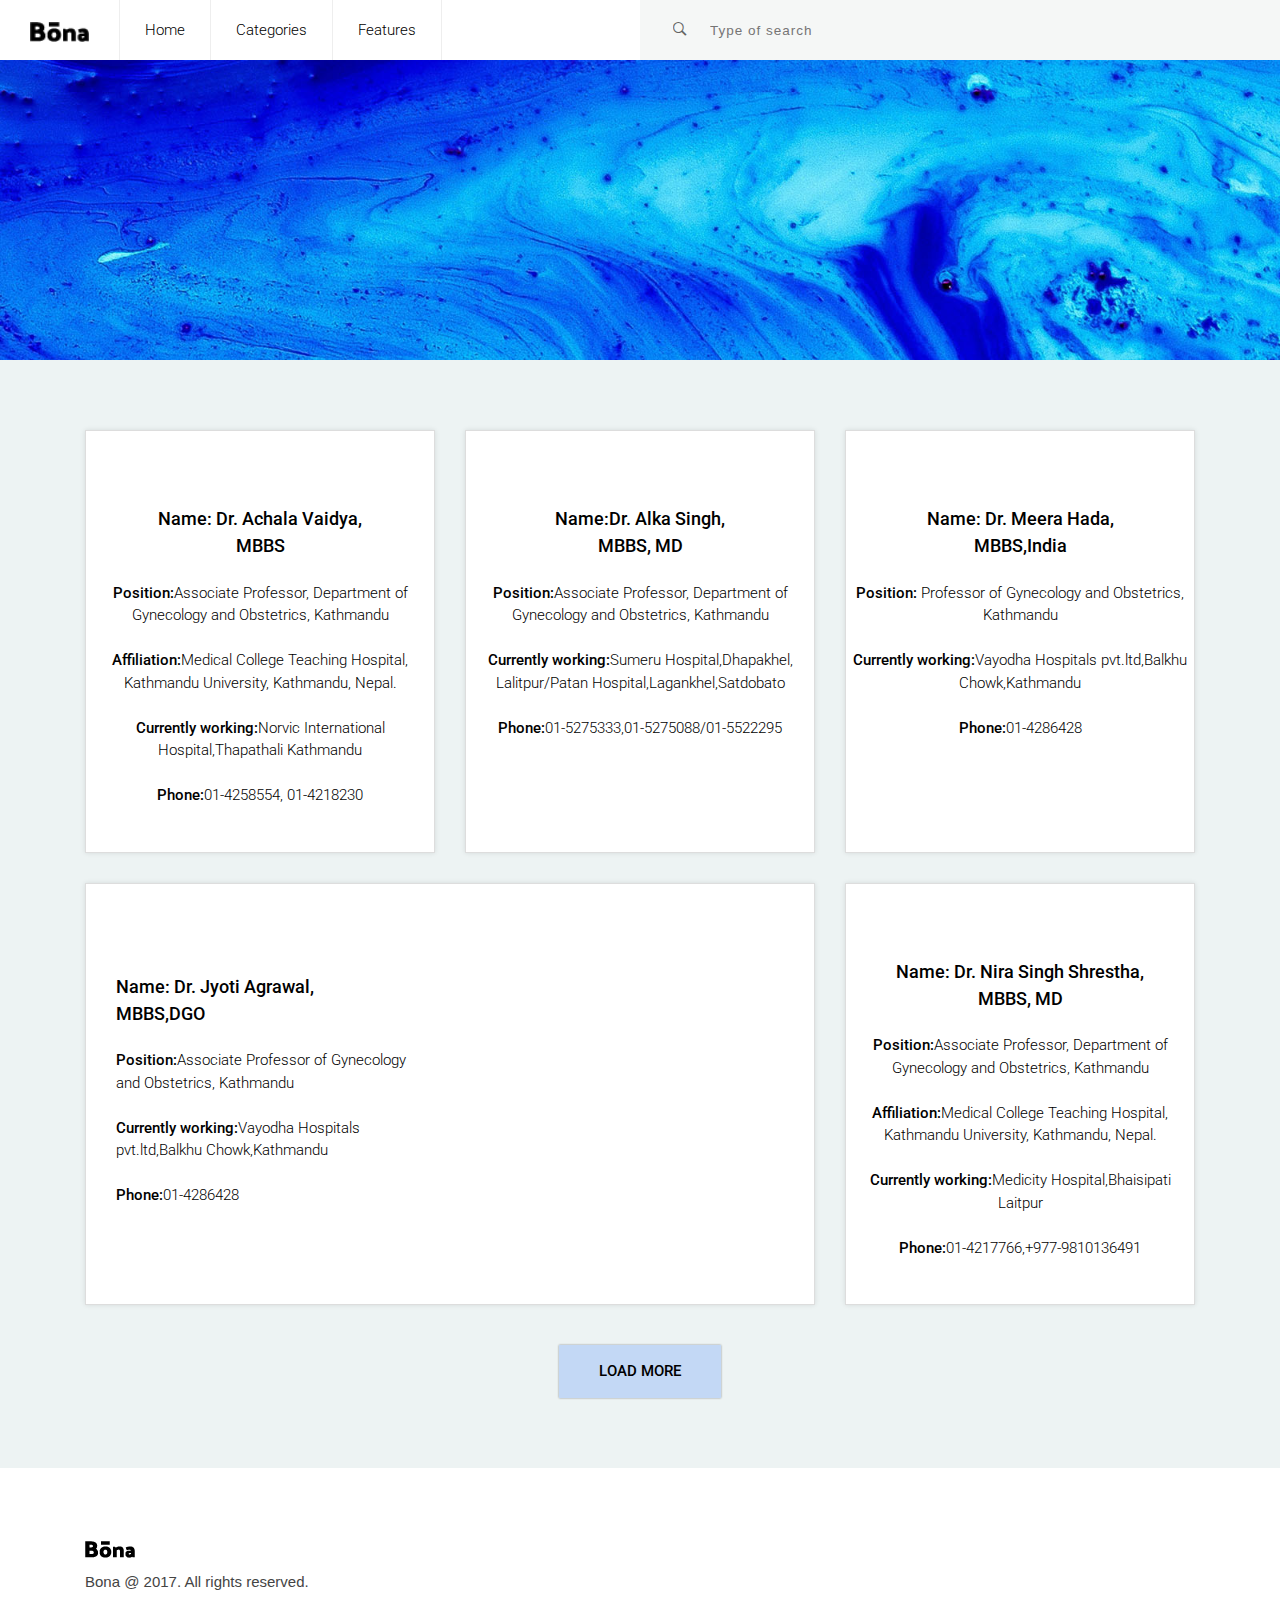
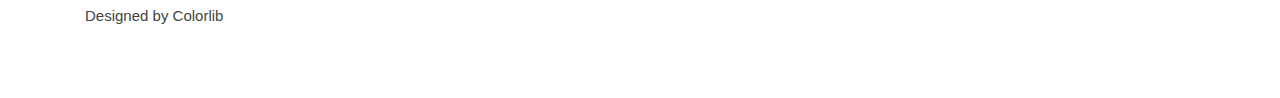
<file: bona/index.html>
<!DOCTYPE HTML>
<html lang="en">
<head>
	<title>GYNO</title>
	<meta http-equiv="X-UA-Compatible" content="IE=edge">
    <meta name="viewport" content="width=device-width, initial-scale=1">
	<meta charset="UTF-8">


	<!-- Font -->

	<link href="https://fonts.googleapis.com/css?family=Roboto:300,400,500" rel="stylesheet">


	<!-- Stylesheets -->

	<link href="common-css/bootstrap.css" rel="stylesheet">

	<link href="common-css/ionicons.css" rel="stylesheet">


	<link href="layout-1/css/styles.css" rel="stylesheet">

	<link href="layout-1/css/responsive.css" rel="stylesheet">

</head>
<body >

	<header>
		<div class="container-fluid position-relative no-side-padding">

			<a href="#" class="logo"><img src="images/logo.png" alt="Logo Image"></a>

			<div class="menu-nav-icon" data-nav-menu="#main-menu"><i class="ion-navicon"></i></div>

			<ul class="main-menu visible-on-click" id="main-menu">
				<li><a href="#">Home</a></li>
				<li><a href="#">Categories</a></li>
				<li><a href="#">Features</a></li>
			</ul><!-- main-menu -->

			<div class="src-area">
				<form>
					<button class="src-btn" type="submit"><i class="ion-ios-search-strong"></i></button>
					<input class="src-input" type="text" placeholder="Type of search">
				</form>
			</div>

		</div><!-- conatiner -->
	</header>

	<div class="slider"></div><!-- slider -->

	<section class="blog-area section">
		<div class="container">

			<div class="row">

				<div class="col-lg-4 col-md-6">
					<div class="card h-100">
						<div class="single-post post-style-1">

							
						
							<div class="blog-info">

								<p class="title"><a href="#"><h4><b>Name: Dr. Achala Vaidya, <br>MBBS</b></h4><br>

								<b>Position:</b>Associate Professor, Department of Gynecology and Obstetrics, Kathmandu<br><br> <b>Affiliation:</b>Medical College Teaching Hospital, Kathmandu University, Kathmandu, Nepal.<br><br>
								<b>Currently working:</b>Norvic International Hospital,Thapathali Kathmandu
									<br><br>
								<b>Phone:</b>01-4258554, 01-4218230
</a></p>

								<!-- <ul class="post-footer">
									<li><a href="#"><i class="ion-heart"></i>57</a></li>
									<li><a href="#"><i class="ion-chatbubble"></i>6</a></li>
									<li><a href="#"><i class="ion-eye"></i>138</a></li>
								</ul> -->

							</div><!-- blog-info -->
						</div><!-- single-post -->
					</div><!-- card -->
				</div><!-- col-lg-4 col-md-6 -->



				<div class="col-lg-4 col-md-6">
					<div class="card h-100">
						<div class="single-post post-style-1">

							
<div class="blog-info">

								<p class="title"><a href="#"><h4><b>Name:Dr. Alka Singh, <br>MBBS, MD</b></h4><br>
								<b>Position:</b>Associate Professor, Department of Gynecology and Obstetrics, Kathmandu<br> <br>
								<b>Currently working:</b>Sumeru Hospital,Dhapakhel, Lalitpur/Patan Hospital,Lagankhel,Satdobato<br><br>
		
								<b>Phone:</b>01-5275333,01-5275088/01-5522295
</a></p>

								<!-- <ul class="post-footer">
									<li><a href="#"><i class="ion-heart"></i>57</a></li>
									<li><a href="#"><i class="ion-chatbubble"></i>6</a></li>
									<li><a href="#"><i class="ion-eye"></i>138</a></li>
								</ul> -->
							</div><!-- blog-info -->

						</div><!-- single-post -->

					</div><!-- card -->
				</div><!-- col-lg-4 col-md-6 -->

				<div class="col-lg-4 col-md-6">
					<div class="card h-100">
						<div class="single-post post-style-1">

							

							<p class="title"><a href="#"><h4><b>Name: Dr. Meera Hada, <br>MBBS,India</b></h4><br>
								<b>Position:</b> Professor of Gynecology and Obstetrics, Kathmandu<br> <br>
								<b>Currently working:</b>Vayodha Hospitals pvt.ltd,Balkhu Chowk,Kathmandu
		<br><br>
								<b>Phone:</b>01-4286428
</a></p>

<!-- 
							<ul class="post-footer">
								<li><a href="#"><i class="ion-heart"></i>57</a></li>
								<li><a href="#"><i class="ion-chatbubble"></i>6</a></li>
								<li><a href="#"><i class="ion-eye"></i>138</a></li>
							</ul>
 -->
						</div><!-- single-post -->
					</div><!-- card -->
				</div><!-- col-lg-4 col-md-6 -->

				<div class="col-lg-8 col-md-12">
					<div class="card h-100">
						<div class="single-post post-style-2">

							
							<div class="blog-info">

								<p class="title"><a href="#"><h4><b>Name:  Dr. Jyoti Agrawal,<br> MBBS,DGO</b></h4><br>
								<b>Position:</b>Associate Professor of Gynecology and Obstetrics, Kathmandu<br> <br>
								<b>Currently working:</b>Vayodha Hospitals pvt.ltd,Balkhu Chowk,Kathmandu
		<br><br>
								<b>Phone:</b>01-4286428
</a></p>

								<!-- <ul class="post-footer">
									<li><a href="#"><i class="ion-heart"></i>57</a></li>
									<li><a href="#"><i class="ion-chatbubble"></i>6</a></li>
									<li><a href="#"><i class="ion-eye"></i>138</a></li>
								</ul> -->

							</div><!-- blog-right -->

						</div><!-- single-post extra-blog -->

					</div><!-- card -->
				</div><!-- col-lg-8 col-md-12 -->

				<div class="col-lg-4 col-md-6">
					<div class="card h-100">
						<div class="single-post post-style-1">

						
							

							<p class="title"><a href="#"><h4><b>Name: Dr. Nira Singh Shrestha,<br> MBBS, MD</b></h4><br>
								<b>Position:</b>Associate Professor, Department of Gynecology and Obstetrics, Kathmandu<br><br> <b>Affiliation:</b>Medical College Teaching Hospital, Kathmandu University, Kathmandu, Nepal.<br><br>
								<b>Currently working:</b>Medicity Hospital,Bhaisipati Laitpur<br><br>
		
								<b>Phone:</b>01-4217766,+977-9810136491
</a></p>

						<!-- 	<ul class="post-footer">
								<li><a href="#"><i class="ion-heart"></i>57</a></li>
								<li><a href="#"><i class="ion-chatbubble"></i>6</a></li>
								<li><a href="#"><i class="ion-eye"></i>138</a></li>
							</ul>
 -->
						</div><!-- single-post -->
					</div><!-- card -->
				</div><!-- col-lg-4 col-md-6 -->

				
<!-- 
								<ul class="post-footer">
									<li><a href="#"><i class="ion-heart"></i>57</a></li>
									<li><a href="#"><i class="ion-chatbubble"></i>6</a></li>
									<li><a href="#"><i class="ion-eye"></i>138</a></li>
								</ul> -->

							</div><!-- blog-right -->

						</div><!-- single-post extra-blog -->

					</div><!-- card -->
				</div><!-- col-lg-4 col-md-6 -->

			<!-- 	<div class="col-lg-4 col-md-6">
					<div class="card h-100">
						<div class="single-post post-style-1">

							<div class="blog-image"><img src="images/ben-o-sullivan-382817.jpg" alt="Blog Image"></div>

							<a class="avatar" href="#"><img src="images/icons8-team-355979.jpg" alt="Profile Image"></a>

							<div class="blog-info">
								<h4 class="title"><a href="#"><b>How Did Van Gogh's Turbulent Mind Depict One of the Most Complex
									Concepts in Physics?</b></a></h4>

								<ul class="post-footer">
									<li><a href="#"><i class="ion-heart"></i>57</a></li>
									<li><a href="#"><i class="ion-chatbubble"></i>6</a></li>
									<li><a href="#"><i class="ion-eye"></i>138</a></li>
								</ul>
							</div><!-- blog-info -->

						</div><!-- single-post -->

					</div><!-- card -->
				</div><!-- col-lg-4 col-md-6 -->

				
			<a class="load-more-btn" href="#"><b>LOAD MORE</b></a>

		</div><!-- container -->
	</section><!-- section -->


	<footer>

		<div class="container">
			<div class="row">

				<div class="col-lg-4 col-md-6">
					<div class="footer-section">

						<a class="logo" href="#"><img src="images/logo.png" alt="Logo Image"></a>
						<p class="copyright">Bona @ 2017. All rights reserved.</p>
						<p class="copyright">Designed by <a href="https://colorlib.com" target="_blank">Colorlib</a></p>
						<!-- <ul class="icons">
							<li><a href="#"><i class="ion-social-facebook-outline"></i></a></li>
							<li><a href="#"><i class="ion-social-twitter-outline"></i></a></li>
							<li><a href="#"><i class="ion-social-instagram-outline"></i></a></li>
							<li><a href="#"><i class="ion-social-vimeo-outline"></i></a></li>
							<li><a href="#"><i class="ion-social-pinterest-outline"></i></a></li>
						</ul> -->

					</div><!-- footer-section -->
				</div><!-- col-lg-4 col-md-6 -->

				<!-- <div class="col-lg-4 col-md-6">
						<div class="footer-section">
						<h4 class="title"><b>CATAGORIES</b></h4>
						<ul>
							<li><a href="#">BEAUTY</a></li>
							<li><a href="#">HEALTH</a></li>
							<li><a href="#">MUSIC</a></li>
						</ul>
						<ul>
							<li><a href="#">SPORT</a></li>
<							<li><a href="#">DESIGN</a></li>
							<li><a href="#">TRAVEL</a></li>
						</ul>
					</div><footer-se -->
				<!-- </div><!- col-lg-4 col-md-6 -->

<!-- 				<div class="col-lg-4 col-md-6">
					<div class="footer-section">

						<h4 class="title"><b>SUBSCRIBE</b></h4>
						<div class="input-area">
							<form>
								<input class="email-input" type="text" placeholder="Enter your email">
								<button class="submit-btn" type="submit"><i class="icon ion-ios-email-outline"></i></button -->
							</form>
						</div>

					</div><!-- footer-section -->
				</div><!-- col-lg-4 col-md-6 -->

			</div><!-- row -->
		</div><!-- container -->
	</footer>


	<!-- SCIPTS -->
<!-- 
	<script src="common-js/jquery-3.1.1.min.js"></script>

	<script src="common-js/tether.min.js"></script>

	<script src="common-js/bootstrap.js"></script>

	<script src="common-js/scripts.js"></script>
 -->
</body>
</html>
</file>
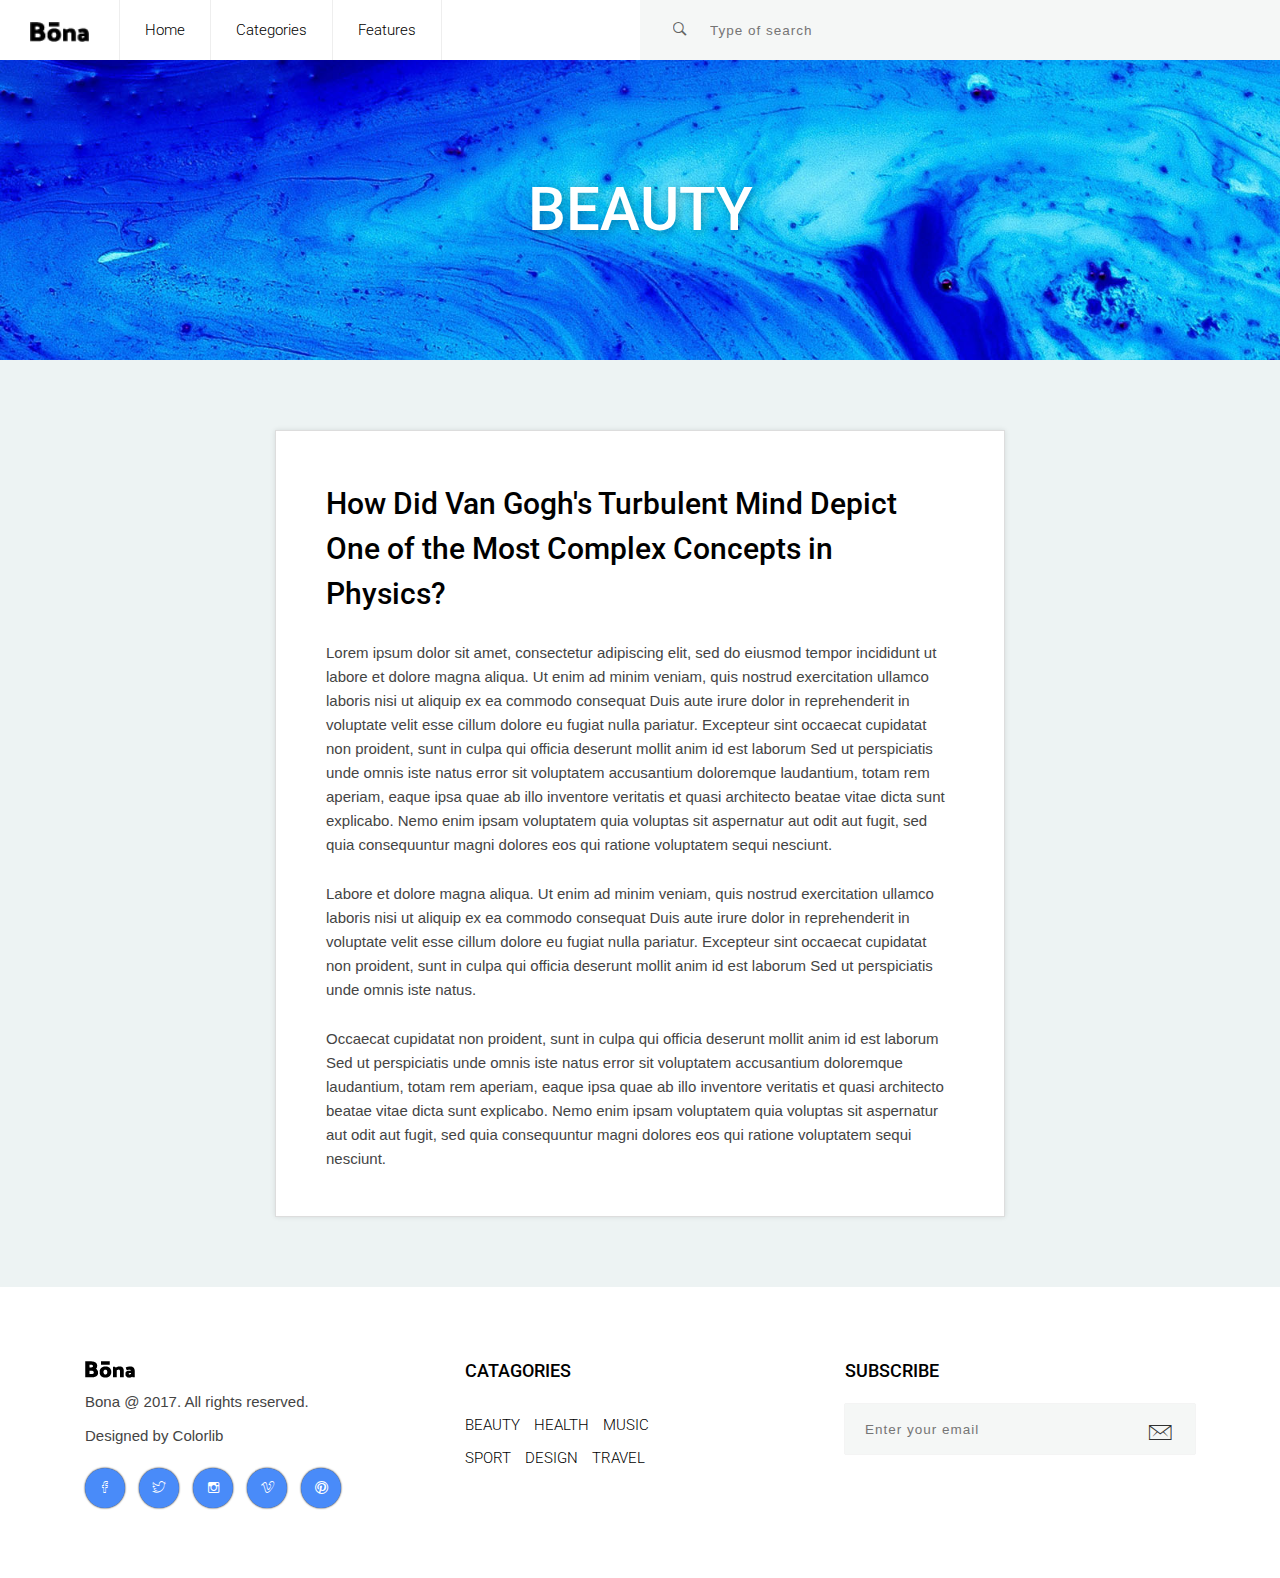
<file: bona/blank-static.html>
<!DOCTYPE HTML>
<html lang="en">
<head>
	<title>TITLE</title>
	<meta http-equiv="X-UA-Compatible" content="IE=edge">
    <meta name="viewport" content="width=device-width, initial-scale=1">
	<meta charset="UTF-8">


	<!-- Font -->

	<link href="https://fonts.googleapis.com/css?family=Roboto:300,400,500" rel="stylesheet">


	<!-- Stylesheets -->

	<link href="common-css/bootstrap.css" rel="stylesheet">

	<link href="common-css/ionicons.css" rel="stylesheet">


	<link href="blank-static/css/styles.css" rel="stylesheet">

	<link href="blank-static/css/responsive.css" rel="stylesheet">

</head>
<body >

	<header>
		<div class="container-fluid position-relative no-side-padding">

			<a href="#" class="logo"><img src="images/logo.png" alt="Logo Image"></a>

			<div class="menu-nav-icon" data-nav-menu="#main-menu"><i class="ion-navicon"></i></div>

			<ul class="main-menu visible-on-click" id="main-menu">
				<li><a href="#">Home</a></li>
				<li><a href="#">Categories</a></li>
				<li><a href="#">Features</a></li>
			</ul><!-- main-menu -->

			<div class="src-area">
				<form>
					<button class="src-btn" type="submit"><i class="ion-ios-search-strong"></i></button>
					<input class="src-input" type="text" placeholder="Type of search">
				</form>
			</div>

		</div><!-- conatiner -->
	</header>

	<div class="slider display-table center-text">
		<h1 class="title display-table-cell"><b>BEAUTY</b></h1>
	</div><!-- slider -->

	<section class="blog-area section">
		<div class="container">

			<div class="row">
				<div class="col-lg-2 col-md-0"></div>
				<div class="col-lg-8 col-md-12">
					<div class="post-wrapper">

						<h3 class="title"><a href="#"><b>How Did Van Gogh's Turbulent Mind Depict One of the Most Complex Concepts in Physics?</b></a></h3>

						<p class="para">Lorem ipsum dolor sit amet, consectetur adipiscing elit, sed do eiusmod tempor
							incididunt ut labore et dolore magna aliqua. Ut enim ad minim veniam,
							quis nostrud exercitation ullamco laboris nisi ut aliquip ex ea commodo consequat
							Duis aute irure dolor in reprehenderit in voluptate velit esse cillum dolore eu fugiat nulla pariatur.
							Excepteur sint occaecat cupidatat non proident,
							sunt in culpa qui officia deserunt mollit anim id est laborum
							Sed ut perspiciatis unde omnis iste natus error sit voluptatem accusantium doloremque
							laudantium, totam rem aperiam, eaque ipsa quae ab illo inventore veritatis et quasi
							architecto beatae vitae dicta sunt explicabo.
							Nemo enim ipsam voluptatem quia voluptas sit aspernatur aut odit aut fugit,
							sed quia consequuntur magni dolores eos qui ratione voluptatem sequi nesciunt.</p>

						<p class="para">Labore et dolore magna aliqua. Ut enim ad minim veniam,
							quis nostrud exercitation ullamco laboris nisi ut aliquip ex ea commodo consequat
							Duis aute irure dolor in reprehenderit in voluptate velit esse cillum dolore eu fugiat nulla pariatur.
							Excepteur sint occaecat cupidatat non proident,
							sunt in culpa qui officia deserunt mollit anim id est laborum
							Sed ut perspiciatis unde omnis iste natus.</p>

						<p class="para">Occaecat cupidatat non proident,
							sunt in culpa qui officia deserunt mollit anim id est laborum
							Sed ut perspiciatis unde omnis iste natus error sit voluptatem accusantium doloremque
							laudantium, totam rem aperiam, eaque ipsa quae ab illo inventore veritatis et quasi
							architecto beatae vitae dicta sunt explicabo.
							Nemo enim ipsam voluptatem quia voluptas sit aspernatur aut odit aut fugit,
							sed quia consequuntur magni dolores eos qui ratione voluptatem sequi nesciunt.</p>


					</div><!-- post-wrapper -->
				</div><!-- col-sm-8 col-sm-offset-2 -->
			</div><!-- row -->

		</div><!-- container -->
	</section><!-- section -->


	<footer>
		<div class="container">
			<div class="row">

				<div class="col-lg-4 col-md-6">
					<div class="footer-section">

						<a class="logo" href="#"><img src="images/logo.png" alt="Logo Image"></a>
						<p class="copyright">Bona @ 2017. All rights reserved.</p>
						<p class="copyright">Designed by <a href="https://colorlib.com" target="_blank">Colorlib</a></p>
						<ul class="icons">
							<li><a href="#"><i class="ion-social-facebook-outline"></i></a></li>
							<li><a href="#"><i class="ion-social-twitter-outline"></i></a></li>
							<li><a href="#"><i class="ion-social-instagram-outline"></i></a></li>
							<li><a href="#"><i class="ion-social-vimeo-outline"></i></a></li>
							<li><a href="#"><i class="ion-social-pinterest-outline"></i></a></li>
						</ul>

					</div><!-- footer-section -->
				</div><!-- col-lg-4 col-md-6 -->

				<div class="col-lg-4 col-md-6">
						<div class="footer-section">
						<h4 class="title"><b>CATAGORIES</b></h4>
						<ul>
							<li><a href="#">BEAUTY</a></li>
							<li><a href="#">HEALTH</a></li>
							<li><a href="#">MUSIC</a></li>
						</ul>
						<ul>
							<li><a href="#">SPORT</a></li>
							<li><a href="#">DESIGN</a></li>
							<li><a href="#">TRAVEL</a></li>
						</ul>
					</div><!-- footer-section -->
				</div><!-- col-lg-4 col-md-6 -->

				<div class="col-lg-4 col-md-6">
					<div class="footer-section">

						<h4 class="title"><b>SUBSCRIBE</b></h4>
						<div class="input-area">
							<form>
								<input class="email-input" type="text" placeholder="Enter your email">
								<button class="submit-btn" type="submit"><i class="icon ion-ios-email-outline"></i></button>
							</form>
						</div>

					</div><!-- footer-section -->
				</div><!-- col-lg-4 col-md-6 -->

			</div><!-- row -->
		</div><!-- container -->
	</footer>


	<!-- SCIPTS -->

	<script src="common-js/jquery-3.1.1.min.js"></script>

	<script src="common-js/tether.min.js"></script>

	<script src="common-js/bootstrap.js"></script>

	<script src="common-js/scripts.js"></script>

</body>
</html>
</file>
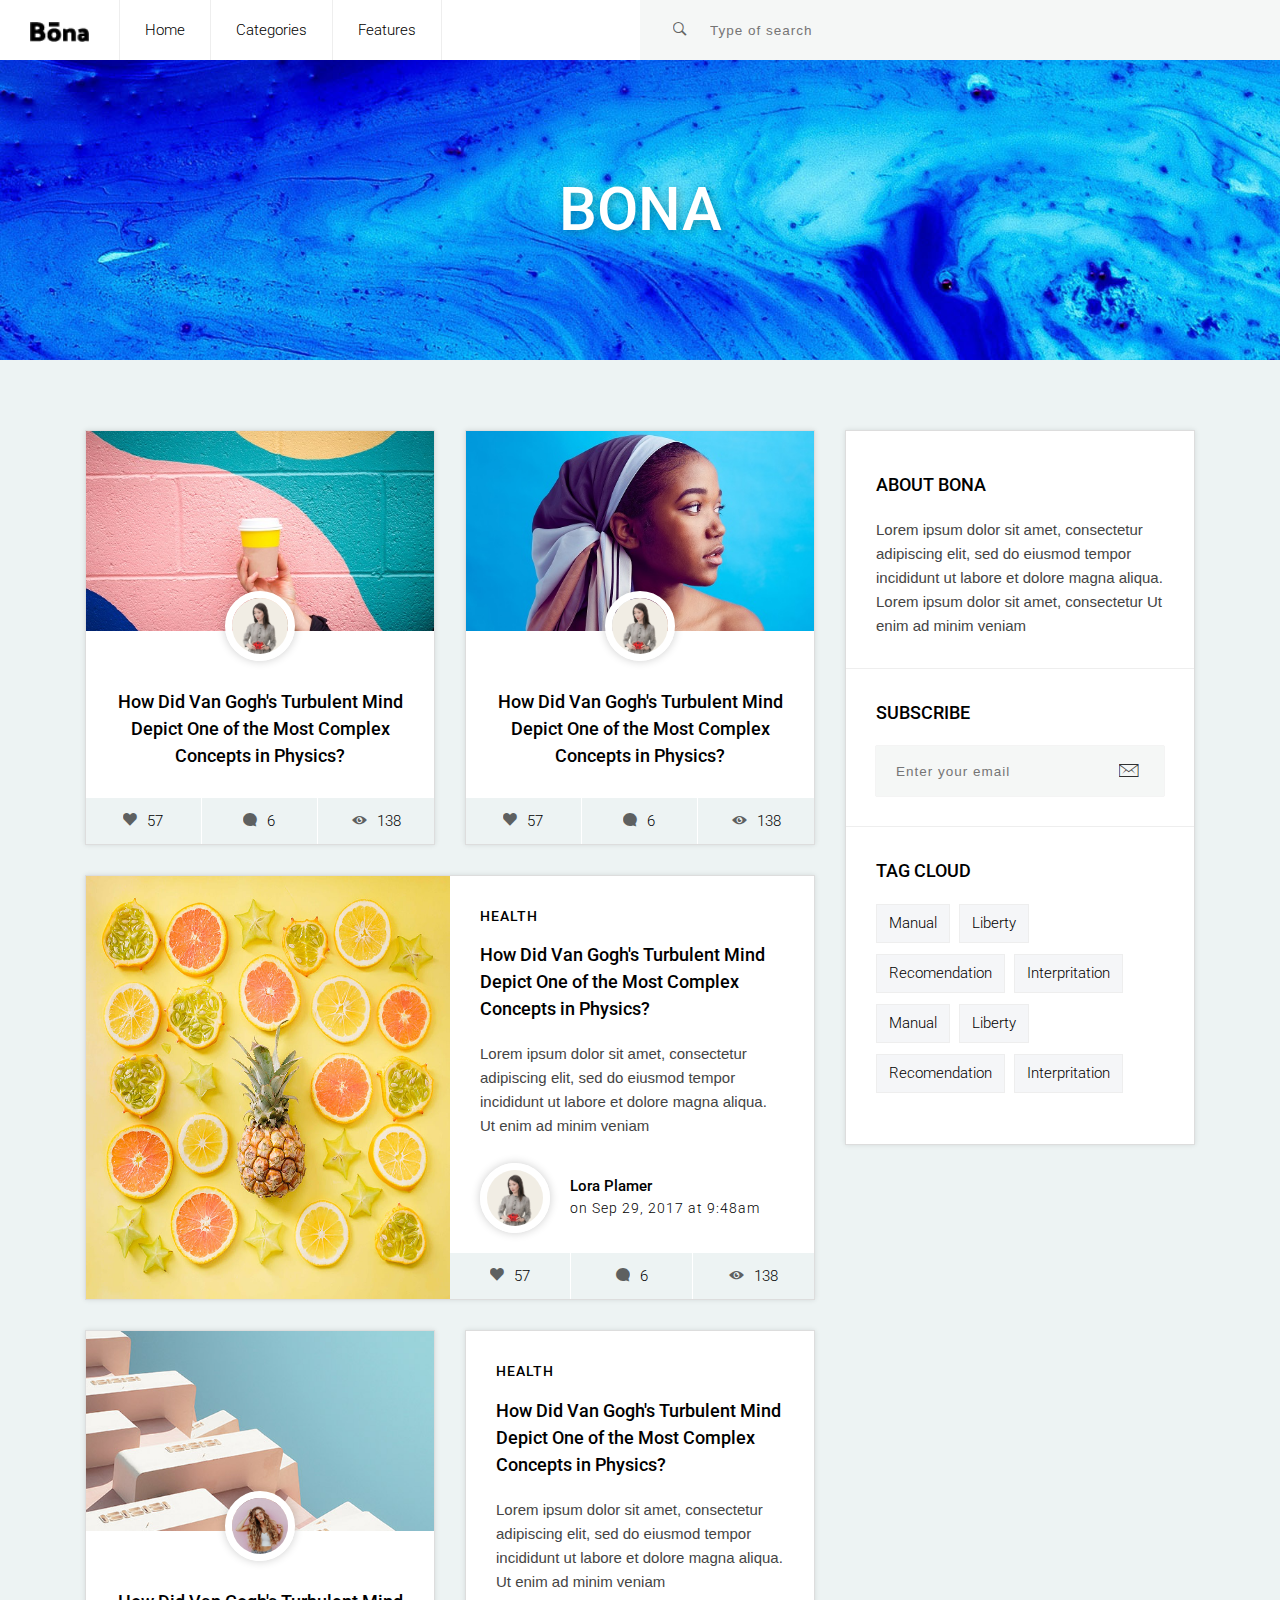
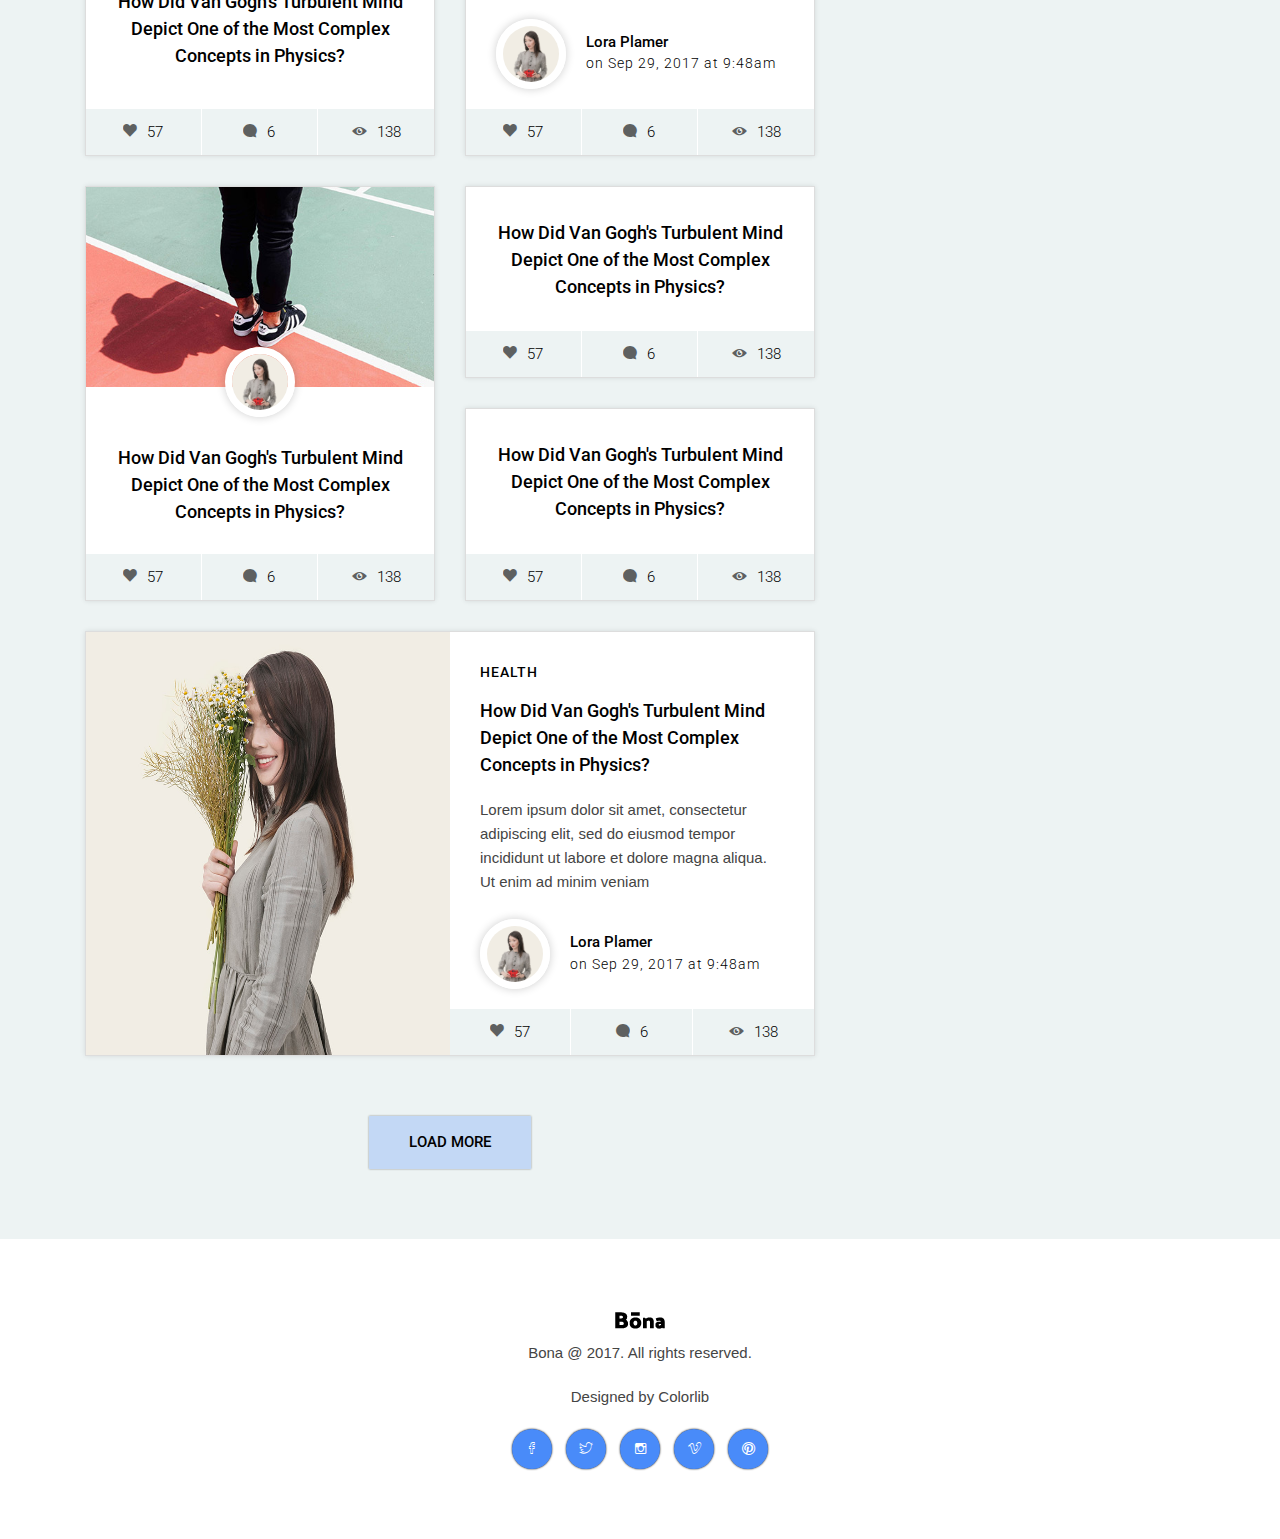
<file: bona/blog-sidebar.html>
<!DOCTYPE HTML>
<html lang="en">
<head>
	<title>TITLE</title>
	<meta http-equiv="X-UA-Compatible" content="IE=edge">
    <meta name="viewport" content="width=device-width, initial-scale=1">
	<meta charset="UTF-8">


	<!-- Font -->

	<link href="https://fonts.googleapis.com/css?family=Roboto:300,400,500" rel="stylesheet">


	<!-- Stylesheets -->

	<link href="common-css/bootstrap.css" rel="stylesheet">

	<link href="common-css/ionicons.css" rel="stylesheet">


	<link href="blog-sidebar/css/styles.css" rel="stylesheet">

	<link href="blog-sidebar/css/responsive.css" rel="stylesheet">

</head>
<body >

	<header>
		<div class="container-fluid position-relative no-side-padding">

			<a href="#" class="logo"><img src="images/logo.png" alt="Logo Image"></a>

			<div class="menu-nav-icon" data-nav-menu="#main-menu"><i class="ion-navicon"></i></div>

			<ul class="main-menu visible-on-click" id="main-menu">
				<li><a href="#">Home</a></li>
				<li><a href="#">Categories</a></li>
				<li><a href="#">Features</a></li>
			</ul><!-- main-menu -->

			<div class="src-area">
				<form>
					<button class="src-btn" type="submit"><i class="ion-ios-search-strong"></i></button>
					<input class="src-input" type="text" placeholder="Type of search">
				</form>
			</div>

		</div><!-- conatiner -->
	</header>

	<div class="slider display-table center-text">
		<h1 class="title display-table-cell"><b>BONA</b></h1>
	</div><!-- slider -->

	<section class="blog-area section">
		<div class="container">

			<div class="row">

				<div class="col-lg-8 col-md-12">
					<div class="row">

						<div class="col-md-6 col-sm-12">
							<div class="card h-100">
								<div class="single-post post-style-1">

									<div class="blog-image"><img src="images/marion-michele-330691.jpg" alt="Blog Image"></div>

									<a class="avatar" href="#"><img src="images/icons8-team-355979.jpg" alt="Profile Image"></a>

									<div class="blog-info">

										<h4 class="title"><a href="#"><b>How Did Van Gogh's Turbulent Mind Depict One of the Most Complex
										Concepts in Physics?</b></a></h4>

										<ul class="post-footer">
											<li><a href="#"><i class="ion-heart"></i>57</a></li>
											<li><a href="#"><i class="ion-chatbubble"></i>6</a></li>
											<li><a href="#"><i class="ion-eye"></i>138</a></li>
										</ul>

									</div><!-- blog-info -->
								</div><!-- single-post -->
							</div><!-- card -->
						</div><!-- col-md-6 col-sm-12 -->

						<div class="col-md-6 col-sm-12">
							<div class="card h-100">
								<div class="single-post post-style-1">

									<div class="blog-image"><img src="images/audrey-jackson-260657.jpg" alt="Blog Image"></div>

									<a class="avatar" href="#"><img src="images/icons8-team-355979.jpg" alt="Profile Image"></a>

									<div class="blog-info">
										<h4 class="title"><a href="#"><b>How Did Van Gogh's Turbulent Mind Depict One of the Most Complex
											Concepts in Physics?</b></a></h4>

										<ul class="post-footer">
											<li><a href="#"><i class="ion-heart"></i>57</a></li>
											<li><a href="#"><i class="ion-chatbubble"></i>6</a></li>
											<li><a href="#"><i class="ion-eye"></i>138</a></li>
										</ul>

									</div><!-- blog-info -->

								</div><!-- single-post -->

							</div><!-- card -->
						</div><!-- col-md-6 col-sm-12 -->

						<div class="col-lg-12 col-md-12">
							<div class="card h-100">
								<div class="single-post post-style-2">

									<div class="blog-image"><img src="images/brooke-lark-194251.jpg" alt="Blog Image"></div>

									<div class="blog-info">

										<h6 class="pre-title"><a href="#"><b>HEALTH</b></a></h6>

										<h4 class="title"><a href="#"><b>How Did Van Gogh's Turbulent Mind Depict One of the Most Complex
											Concepts in Physics?</b></a></h4>

										<p>Lorem ipsum dolor sit amet, consectetur adipiscing elit, sed do eiusmod tempor incididunt
											ut labore et dolore magna aliqua. Ut enim ad minim veniam</p>

										<div class="avatar-area">
											<a class="avatar" href="#"><img src="images/icons8-team-355979.jpg" alt="Profile Image"></a>
											<div class="right-area">
												<a class="name" href="#"><b>Lora Plamer</b></a>
												<h6 class="date" href="#">on Sep 29, 2017 at 9:48am</h6>
											</div>
										</div>

										<ul class="post-footer">
											<li><a href="#"><i class="ion-heart"></i>57</a></li>
											<li><a href="#"><i class="ion-chatbubble"></i>6</a></li>
											<li><a href="#"><i class="ion-eye"></i>138</a></li>
										</ul>

									</div><!-- blog-right -->

								</div><!-- single-post extra-blog -->

							</div><!-- card -->
						</div><!-- col-lg-12 col-md-12 -->

						<div class="col-md-6 col-sm-12">
							<div class="card h-100">
								<div class="single-post post-style-1">

									<div class="blog-image"><img src="images/dmitri-popov-326976.jpg" alt="Blog Image"></div>

									<a class="avatar" href="#"><img src="images/averie-woodard-319832.jpg" alt="Profile Image"></a>

									<h4 class="title"><a href="#"><b>How Did Van Gogh's Turbulent Mind Depict One of the Most Complex
										Concepts in Physics?</b></a></h4>

									<ul class="post-footer">
										<li><a href="#"><i class="ion-heart"></i>57</a></li>
										<li><a href="#"><i class="ion-chatbubble"></i>6</a></li>
										<li><a href="#"><i class="ion-eye"></i>138</a></li>
									</ul>

								</div><!-- single-post -->
							</div><!-- card -->
						</div><!-- col-md-6 col-sm-12 -->

						<div class="col-md-6 col-sm-12">
							<div class="card h-100">

								<div class="single-post post-style-2 post-style-3">

									<div class="blog-info">

										<h6 class="pre-title"><a href="#"><b>HEALTH</b></a></h6>

										<h4 class="title"><a href="#"><b>How Did Van Gogh's Turbulent Mind Depict One of the Most Complex
											Concepts in Physics?</b></a></h4>

										<p>Lorem ipsum dolor sit amet, consectetur adipiscing elit, sed do eiusmod tempor incididunt
											ut labore et dolore magna aliqua. Ut enim ad minim veniam</p>

										<div class="avatar-area">
											<a class="avatar" href="#"><img src="images/icons8-team-355979.jpg" alt="Profile Image"></a>
											<div class="right-area">
												<a class="name" href="#"><b>Lora Plamer</b></a>
												<h6 class="date" href="#">on Sep 29, 2017 at 9:48am</h6>
											</div>
										</div>

										<ul class="post-footer">
											<li><a href="#"><i class="ion-heart"></i>57</a></li>
											<li><a href="#"><i class="ion-chatbubble"></i>6</a></li>
											<li><a href="#"><i class="ion-eye"></i>138</a></li>
										</ul>

									</div><!-- blog-right -->

								</div><!-- single-post extra-blog -->

							</div><!-- card -->
						</div><!-- col-md-6 col-sm-12 -->

						<div class="col-md-6 col-sm-12">
							<div class="card h-100">
								<div class="single-post post-style-1">

									<div class="blog-image"><img src="images/ben-o-sullivan-382817.jpg" alt="Blog Image"></div>

									<a class="avatar" href="#"><img src="images/icons8-team-355979.jpg" alt="Profile Image"></a>

									<div class="blog-info">
										<h4 class="title"><a href="#"><b>How Did Van Gogh's Turbulent Mind Depict One of the Most Complex
											Concepts in Physics?</b></a></h4>

										<ul class="post-footer">
											<li><a href="#"><i class="ion-heart"></i>57</a></li>
											<li><a href="#"><i class="ion-chatbubble"></i>6</a></li>
											<li><a href="#"><i class="ion-eye"></i>138</a></li>
										</ul>
									</div><!-- blog-info -->

								</div><!-- single-post -->

							</div><!-- card -->
						</div><!-- col-lg-6 col-md-12 -->

						<div class="col-md-6 col-sm-12">
							<div class="card h-100">

								<div class="single-post post-style-4">

									<div class="display-table">
										<h4 class="title display-table-cell"><a href="#"><b>How Did Van Gogh's Turbulent Mind Depict One of the Most Complex
											Concepts in Physics?</b></a></h4>
									</div>

									<ul class="post-footer">
										<li><a href="#"><i class="ion-heart"></i>57</a></li>
										<li><a href="#"><i class="ion-chatbubble"></i>6</a></li>
										<li><a href="#"><i class="ion-eye"></i>138</a></li>
									</ul>

								</div><!-- single-post -->

								<div class="single-post">

									<div class="display-table">
										<h4 class="title display-table-cell"><a href="#"><b>How Did Van Gogh's Turbulent Mind Depict One of the Most Complex
											Concepts in Physics?</b></a></h4>
									</div>

									<ul class="post-footer">
										<li><a href="#"><i class="ion-heart"></i>57</a></li>
										<li><a href="#"><i class="ion-chatbubble"></i>6</a></li>
										<li><a href="#"><i class="ion-eye"></i>138</a></li>
									</ul>

								</div><!-- single-post -->

							</div><!-- card -->
						</div><!-- col-md-6 col-sm-12 -->

						<div class="col-lg-12 col-md-12">
							<div class="card h-100">
								<div class="single-post post-style-2">

									<div class="blog-image"><img src="images/icons8-team-355990.jpg" alt="Blog Image"></div>

									<div class="blog-info">

										<h6 class="pre-title"><a href="#"><b>HEALTH</b></a></h6>

										<h4 class="title"><a href="#"><b>How Did Van Gogh's Turbulent Mind Depict One of the Most Complex
											Concepts in Physics?</b></a></h4>

										<p>Lorem ipsum dolor sit amet, consectetur adipiscing elit, sed do eiusmod tempor incididunt
											ut labore et dolore magna aliqua. Ut enim ad minim veniam</p>

										<div class="avatar-area">
											<a class="avatar" href="#"><img src="images/icons8-team-355979.jpg" alt="Profile Image"></a>
											<div class="right-area">
												<a class="name" href="#"><b>Lora Plamer</b></a>
												<h6 class="date" href="#">on Sep 29, 2017 at 9:48am</h6>
											</div>
										</div>

										<ul class="post-footer">
											<li><a href="#"><i class="ion-heart"></i>57</a></li>
											<li><a href="#"><i class="ion-chatbubble"></i>6</a></li>
											<li><a href="#"><i class="ion-eye"></i>138</a></li>
										</ul>

									</div><!-- blog-right -->

								</div><!-- single-post extra-blog -->

							</div><!-- card -->
						</div><!-- col-lg-12 col-md-12 -->

					</div><!-- row -->

					<a class="load-more-btn" href="#"><b>LOAD MORE</b></a>

				</div><!-- col-lg-8 col-md-12 -->

				<div class="col-lg-4 col-md-12 ">

					<div class="single-post info-area ">

						<div class="about-area">
							<h4 class="title"><b>ABOUT BONA</b></h4>
							<p>Lorem ipsum dolor sit amet, consectetur adipiscing elit, sed do eiusmod tempor incididunt
								ut labore et dolore magna aliqua. Lorem ipsum dolor sit amet, consectetur
								Ut enim ad minim veniam</p>
						</div>

						<div class="subscribe-area">

							<h4 class="title"><b>SUBSCRIBE</b></h4>
							<div class="input-area">
								<form>
									<input class="email-input" type="text" placeholder="Enter your email">
									<button class="submit-btn" type="submit"><i class="ion-ios-email-outline"></i></button>
								</form>
							</div>

						</div><!-- subscribe-area -->

						<div class="tag-area">

							<h4 class="title"><b>TAG CLOUD</b></h4>
							<ul>
								<li><a href="#">Manual</a></li>
								<li><a href="#">Liberty</a></li>
								<li><a href="#">Recomendation</a></li>
								<li><a href="#">Interpritation</a></li>
								<li><a href="#">Manual</a></li>
								<li><a href="#">Liberty</a></li>
								<li><a href="#">Recomendation</a></li>
								<li><a href="#">Interpritation</a></li>
							</ul>

						</div><!-- subscribe-area -->

					</div><!-- info-area -->

				</div><!-- col-lg-4 col-md-12 -->

			</div><!-- row -->

		</div><!-- container -->
	</section><!-- section -->


	<footer>
		<div class="container">
			<div class="row">

				<div class="col-md-12">
					<div class="footer-section">

						<a class="logo" href="#"><img src="images/logo.png" alt="Logo Image"></a>
						<p class="copyright">Bona @ 2017. All rights reserved.</p>
						<p class="copyright">Designed by <a href="https://colorlib.com" target="_blank">Colorlib</a></p>
						<ul class="icons">
							<li><a href="#"><i class="ion-social-facebook-outline"></i></a></li>
							<li><a href="#"><i class="ion-social-twitter-outline"></i></a></li>
							<li><a href="#"><i class="ion-social-instagram-outline"></i></a></li>
							<li><a href="#"><i class="ion-social-vimeo-outline"></i></a></li>
							<li><a href="#"><i class="ion-social-pinterest-outline"></i></a></li>
						</ul>

					</div><!-- footer-section -->
				</div><!-- col-md-12 -->

			</div><!-- row -->
		</div><!-- container -->
	</footer>


	<!-- SCIPTS -->

	<script src="common-js/jquery-3.1.1.min.js"></script>

	<script src="common-js/tether.min.js"></script>

	<script src="common-js/bootstrap.js"></script>

	<script src="common-js/scripts.js"></script>

</body>
</html>
</file>
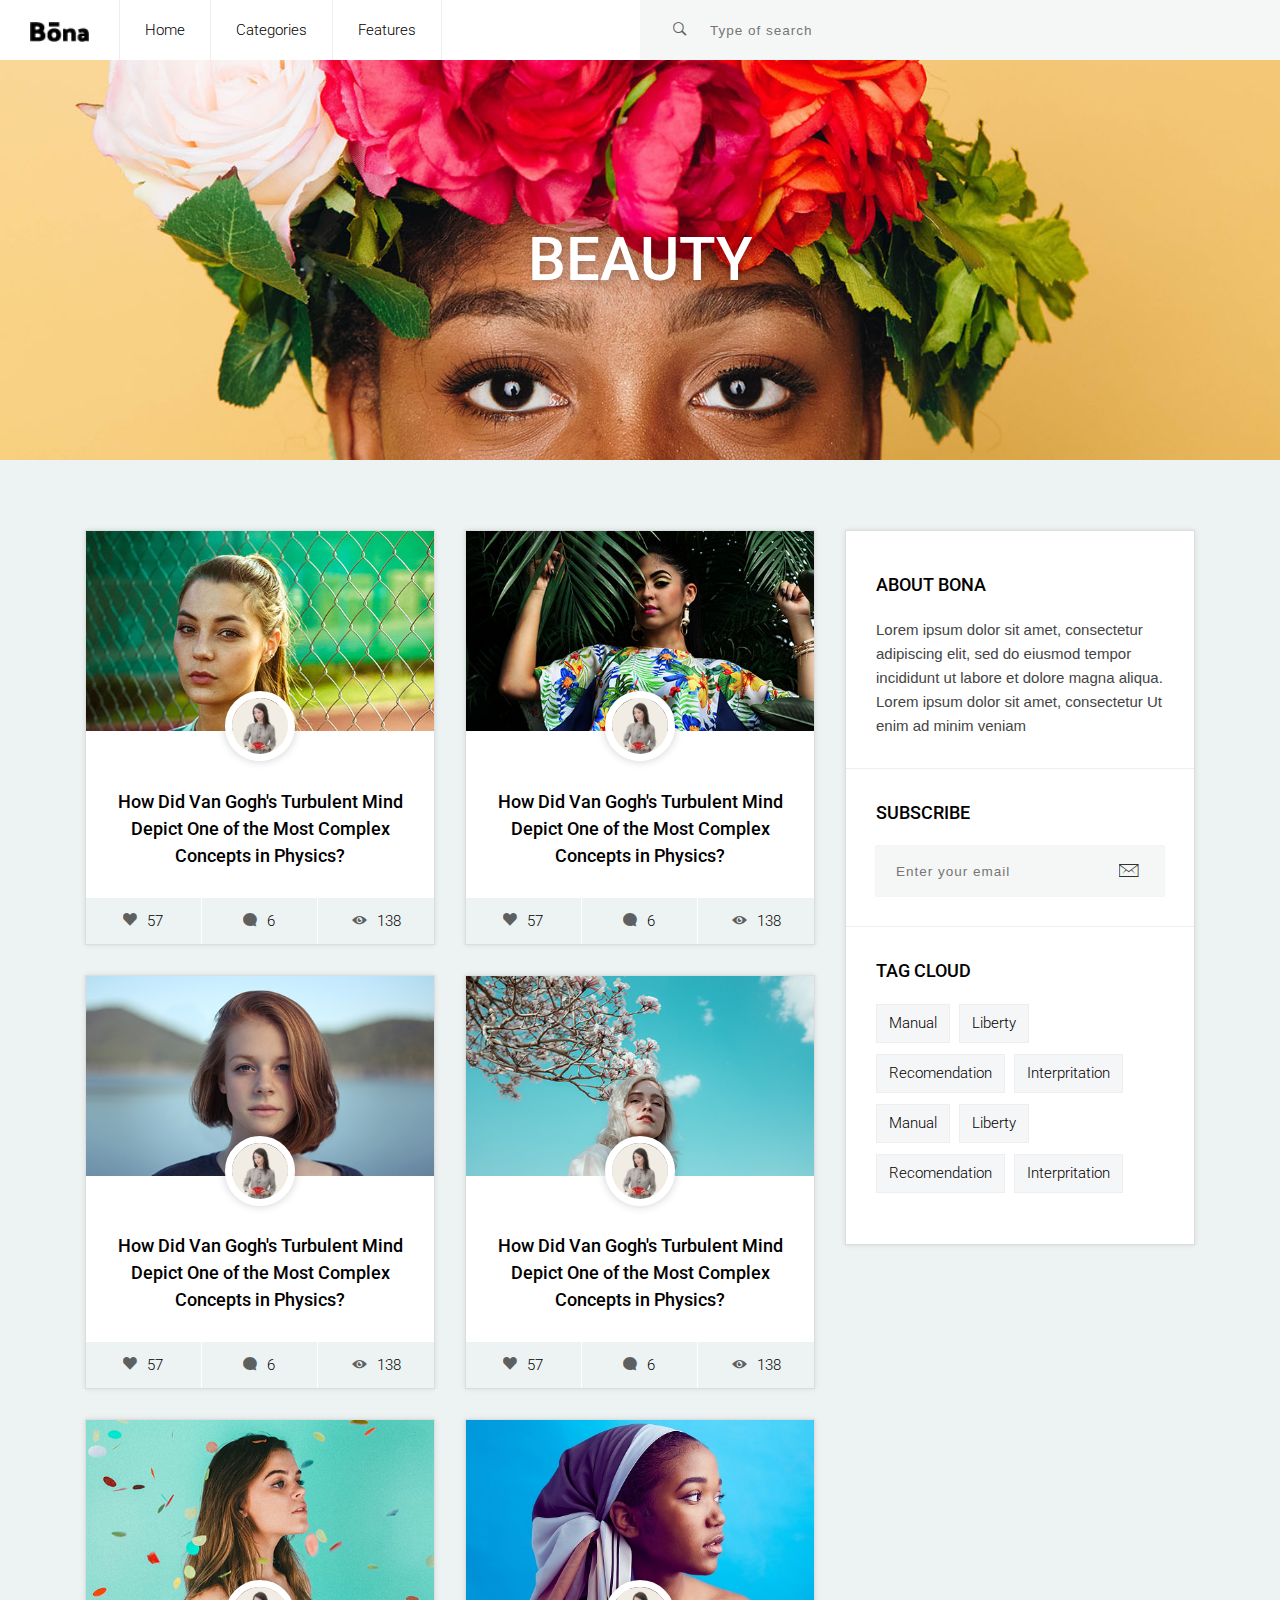
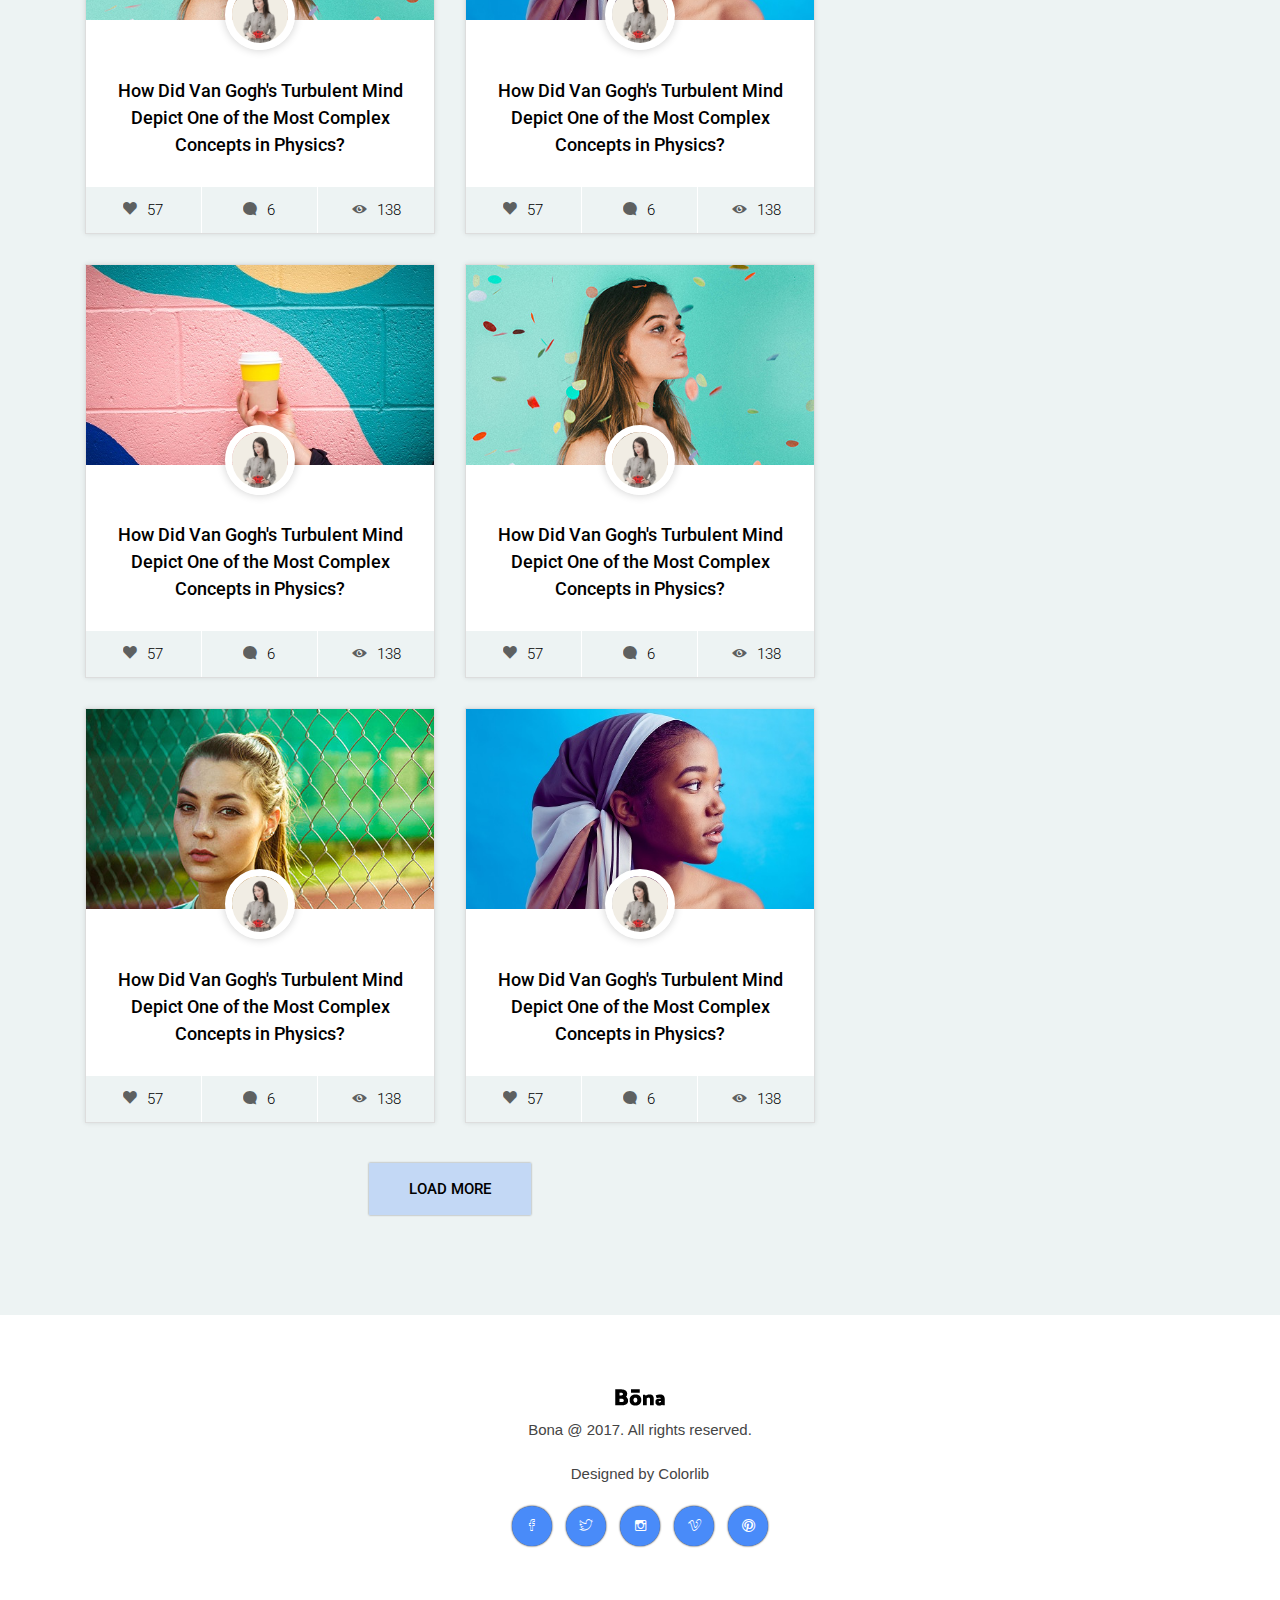
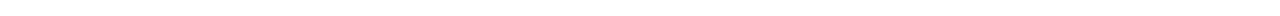
<file: bona/category-sidebar.html>
<!DOCTYPE HTML>
<html lang="en">
<head>
	<title>TITLE</title>
	<meta http-equiv="X-UA-Compatible" content="IE=edge">
    <meta name="viewport" content="width=device-width, initial-scale=1">
	<meta charset="UTF-8">


	<!-- Font -->

	<link href="https://fonts.googleapis.com/css?family=Roboto:300,400,500" rel="stylesheet">


	<!-- Stylesheets -->

	<link href="common-css/bootstrap.css" rel="stylesheet">

	<link href="common-css/ionicons.css" rel="stylesheet">


	<link href="category-sidebar/css/styles.css" rel="stylesheet">

	<link href="category-sidebar/css/responsive.css" rel="stylesheet">

</head>
<body >

	<header>
		<div class="container-fluid position-relative no-side-padding">

			<a href="#" class="logo"><img src="images/logo.png" alt="Logo Image"></a>

			<div class="menu-nav-icon" data-nav-menu="#main-menu"><i class="ion-navicon"></i></div>

			<ul class="main-menu visible-on-click" id="main-menu">
				<li><a href="#">Home</a></li>
				<li><a href="#">Categories</a></li>
				<li><a href="#">Features</a></li>
			</ul><!-- main-menu -->

			<div class="src-area">
				<form>
					<button class="src-btn" type="submit"><i class="ion-ios-search-strong"></i></button>
					<input class="src-input" type="text" placeholder="Type of search">
				</form>
			</div>

		</div><!-- conatiner -->
	</header>

	<div class="slider display-table center-text">
		<h1 class="title display-table-cell"><b>BEAUTY</b></h1>
	</div><!-- slider -->

	<section class="blog-area section">
		<div class="container">

			<div class="row">

				<div class="col-lg-8 col-md-12">
					<div class="row">

						<div class="col-md-6 col-sm-12">
							<div class="card h-100">
								<div class="single-post post-style-1">

									<div class="blog-image"><img src="images/alex-lambley-205711.jpg" alt="Blog Image"></div>

									<a class="avatar" href="#"><img src="images/icons8-team-355979.jpg" alt="Profile Image"></a>

									<div class="blog-info">

										<h4 class="title"><a href="#"><b>How Did Van Gogh's Turbulent Mind Depict One of the Most Complex
										Concepts in Physics?</b></a></h4>

										<ul class="post-footer">
											<li><a href="#"><i class="ion-heart"></i>57</a></li>
											<li><a href="#"><i class="ion-chatbubble"></i>6</a></li>
											<li><a href="#"><i class="ion-eye"></i>138</a></li>
										</ul>

									</div><!-- blog-info -->
								</div><!-- single-post -->
							</div><!-- card -->
						</div><!-- col-md-6 col-sm-12 -->

						<div class="col-md-6 col-sm-12">
							<div class="card h-100">
								<div class="single-post post-style-1">

									<div class="blog-image"><img src="images/caroline-veronez-165944.jpg" alt="Blog Image"></div>

									<a class="avatar" href="#"><img src="images/icons8-team-355979.jpg" alt="Profile Image"></a>

									<div class="blog-info">
										<h4 class="title"><a href="#"><b>How Did Van Gogh's Turbulent Mind Depict One of the Most Complex
											Concepts in Physics?</b></a></h4>

										<ul class="post-footer">
											<li><a href="#"><i class="ion-heart"></i>57</a></li>
											<li><a href="#"><i class="ion-chatbubble"></i>6</a></li>
											<li><a href="#"><i class="ion-eye"></i>138</a></li>
										</ul>
									</div><!-- blog-info -->

								</div><!-- single-post -->

							</div><!-- card -->
						</div><!-- col-md-6 col-sm-12 -->

						<div class="col-md-6 col-sm-12">
							<div class="card h-100">
								<div class="single-post post-style-1">

									<div class="blog-image"><img src="images/christopher-campbell-28567.jpg" alt="Blog Image"></div>

									<a class="avatar" href="#"><img src="images/icons8-team-355979.jpg" alt="Profile Image"></a>

									<div class="blog-info">

										<h4 class="title"><a href="#"><b>How Did Van Gogh's Turbulent Mind Depict One of the Most Complex
										Concepts in Physics?</b></a></h4>

										<ul class="post-footer">
											<li><a href="#"><i class="ion-heart"></i>57</a></li>
											<li><a href="#"><i class="ion-chatbubble"></i>6</a></li>
											<li><a href="#"><i class="ion-eye"></i>138</a></li>
										</ul>

									</div><!-- blog-info -->
								</div><!-- single-post -->
							</div><!-- card -->
						</div><!-- col-md-6 col-sm-12 -->

						<div class="col-md-6 col-sm-12">
							<div class="card h-100">
								<div class="single-post post-style-1">

									<div class="blog-image"><img src="images/sarah-diniz-outeiro-407602.jpg" alt="Blog Image"></div>

									<a class="avatar" href="#"><img src="images/icons8-team-355979.jpg" alt="Profile Image"></a>

									<div class="blog-info">
										<h4 class="title"><a href="#"><b>How Did Van Gogh's Turbulent Mind Depict One of the Most Complex
											Concepts in Physics?</b></a></h4>

										<ul class="post-footer">
											<li><a href="#"><i class="ion-heart"></i>57</a></li>
											<li><a href="#"><i class="ion-chatbubble"></i>6</a></li>
											<li><a href="#"><i class="ion-eye"></i>138</a></li>
										</ul>
									</div><!-- blog-info -->

								</div><!-- single-post -->

							</div><!-- card -->
						</div><!-- col-md-6 col-sm-12 -->

						<div class="col-md-6 col-sm-12">
							<div class="card h-100">
								<div class="single-post post-style-1">

									<div class="blog-image"><img src="images/noah-buscher-400915.jpg" alt="Blog Image"></div>

									<a class="avatar" href="#"><img src="images/icons8-team-355979.jpg" alt="Profile Image"></a>

									<div class="blog-info">

										<h4 class="title"><a href="#"><b>How Did Van Gogh's Turbulent Mind Depict One of the Most Complex
										Concepts in Physics?</b></a></h4>

										<ul class="post-footer">
											<li><a href="#"><i class="ion-heart"></i>57</a></li>
											<li><a href="#"><i class="ion-chatbubble"></i>6</a></li>
											<li><a href="#"><i class="ion-eye"></i>138</a></li>
										</ul>

									</div><!-- blog-info -->
								</div><!-- single-post -->
							</div><!-- card -->
						</div><!-- col-md-6 col-sm-12 -->

						<div class="col-md-6 col-sm-12">
							<div class="card h-100">
								<div class="single-post post-style-1">

									<div class="blog-image"><img src="images/audrey-jackson-260657.jpg" alt="Blog Image"></div>

									<a class="avatar" href="#"><img src="images/icons8-team-355979.jpg" alt="Profile Image"></a>

									<div class="blog-info">
										<h4 class="title"><a href="#"><b>How Did Van Gogh's Turbulent Mind Depict One of the Most Complex
											Concepts in Physics?</b></a></h4>

										<ul class="post-footer">
											<li><a href="#"><i class="ion-heart"></i>57</a></li>
											<li><a href="#"><i class="ion-chatbubble"></i>6</a></li>
											<li><a href="#"><i class="ion-eye"></i>138</a></li>
										</ul>
									</div><!-- blog-info -->

								</div><!-- single-post -->

							</div><!-- card -->
						</div><!-- col-md-6 col-sm-12 -->

						<div class="col-md-6 col-sm-12">
							<div class="card h-100">
								<div class="single-post post-style-1">

									<div class="blog-image"><img src="images/marion-michele-330691.jpg" alt="Blog Image"></div>

									<a class="avatar" href="#"><img src="images/icons8-team-355979.jpg" alt="Profile Image"></a>

									<div class="blog-info">

										<h4 class="title"><a href="#"><b>How Did Van Gogh's Turbulent Mind Depict One of the Most Complex
										Concepts in Physics?</b></a></h4>

										<ul class="post-footer">
											<li><a href="#"><i class="ion-heart"></i>57</a></li>
											<li><a href="#"><i class="ion-chatbubble"></i>6</a></li>
											<li><a href="#"><i class="ion-eye"></i>138</a></li>
										</ul>

									</div><!-- blog-info -->
								</div><!-- single-post -->
							</div><!-- card -->
						</div><!-- col-md-6 col-sm-12 -->

						<div class="col-md-6 col-sm-12">
							<div class="card h-100">
								<div class="single-post post-style-1">

									<div class="blog-image"><img src="images/noah-buscher-400915.jpg" alt="Blog Image"></div>

									<a class="avatar" href="#"><img src="images/icons8-team-355979.jpg" alt="Profile Image"></a>

									<div class="blog-info">
										<h4 class="title"><a href="#"><b>How Did Van Gogh's Turbulent Mind Depict One of the Most Complex
											Concepts in Physics?</b></a></h4>

										<ul class="post-footer">
											<li><a href="#"><i class="ion-heart"></i>57</a></li>
											<li><a href="#"><i class="ion-chatbubble"></i>6</a></li>
											<li><a href="#"><i class="ion-eye"></i>138</a></li>
										</ul>
									</div><!-- blog-info -->

								</div><!-- single-post -->

							</div><!-- card -->
						</div><!-- col-md-6 col-sm-12 -->

						<div class="col-md-6 col-sm-12">
							<div class="card h-100">
								<div class="single-post post-style-1">

									<div class="blog-image"><img src="images/alex-lambley-205711.jpg" alt="Blog Image"></div>

									<a class="avatar" href="#"><img src="images/icons8-team-355979.jpg" alt="Profile Image"></a>

									<div class="blog-info">

										<h4 class="title"><a href="#"><b>How Did Van Gogh's Turbulent Mind Depict One of the Most Complex
										Concepts in Physics?</b></a></h4>

										<ul class="post-footer">
											<li><a href="#"><i class="ion-heart"></i>57</a></li>
											<li><a href="#"><i class="ion-chatbubble"></i>6</a></li>
											<li><a href="#"><i class="ion-eye"></i>138</a></li>
										</ul>

									</div><!-- blog-info -->
								</div><!-- single-post -->
							</div><!-- card -->
						</div><!-- col-md-6 col-sm-12 -->

						<div class="col-md-6 col-sm-12">
							<div class="card h-100">
								<div class="single-post post-style-1">

									<div class="blog-image"><img src="images/audrey-jackson-260657.jpg" alt="Blog Image"></div>

									<a class="avatar" href="#"><img src="images/icons8-team-355979.jpg" alt="Profile Image"></a>

									<div class="blog-info">
										<h4 class="title"><a href="#"><b>How Did Van Gogh's Turbulent Mind Depict One of the Most Complex
											Concepts in Physics?</b></a></h4>

										<ul class="post-footer">
											<li><a href="#"><i class="ion-heart"></i>57</a></li>
											<li><a href="#"><i class="ion-chatbubble"></i>6</a></li>
											<li><a href="#"><i class="ion-eye"></i>138</a></li>
										</ul>
									</div><!-- blog-info -->

								</div><!-- single-post -->

							</div><!-- card -->
						</div><!-- col-md-6 col-sm-12 -->

					</div><!-- row -->

					<a class="load-more-btn" href="#"><b>LOAD MORE</b></a>

				</div><!-- col-lg-8 col-md-12 -->

				<div class="col-lg-4 col-md-12 ">

					<div class="single-post info-area ">

						<div class="about-area">
							<h4 class="title"><b>ABOUT BONA</b></h4>
							<p>Lorem ipsum dolor sit amet, consectetur adipiscing elit, sed do eiusmod tempor incididunt
								ut labore et dolore magna aliqua. Lorem ipsum dolor sit amet, consectetur
								Ut enim ad minim veniam</p>
						</div>

						<div class="subscribe-area">

							<h4 class="title"><b>SUBSCRIBE</b></h4>
							<div class="input-area">
								<form>
									<input class="email-input" type="text" placeholder="Enter your email">
									<button class="submit-btn" type="submit"><i class="ion-ios-email-outline"></i></button>
								</form>
							</div>

						</div><!-- subscribe-area -->

						<div class="tag-area">

							<h4 class="title"><b>TAG CLOUD</b></h4>
							<ul>
								<li><a href="#">Manual</a></li>
								<li><a href="#">Liberty</a></li>
								<li><a href="#">Recomendation</a></li>
								<li><a href="#">Interpritation</a></li>
								<li><a href="#">Manual</a></li>
								<li><a href="#">Liberty</a></li>
								<li><a href="#">Recomendation</a></li>
								<li><a href="#">Interpritation</a></li>
							</ul>

						</div><!-- subscribe-area -->

					</div><!-- info-area -->

				</div><!-- col-lg-4 col-md-12 -->

			</div><!-- row -->

		</div><!-- container -->
	</section><!-- section -->


	<footer>
		<div class="container">
			<div class="row">

				<div class="col-md-12">
					<div class="footer-section">

						<a class="logo" href="#"><img src="images/logo.png" alt="Logo Image"></a>
						<p class="copyright">Bona @ 2017. All rights reserved.</p>
						<p class="copyright">Designed by <a href="https://colorlib.com" target="_blank">Colorlib</a></p>
						<ul class="icons">
							<li><a href="#"><i class="ion-social-facebook-outline"></i></a></li>
							<li><a href="#"><i class="ion-social-twitter-outline"></i></a></li>
							<li><a href="#"><i class="ion-social-instagram-outline"></i></a></li>
							<li><a href="#"><i class="ion-social-vimeo-outline"></i></a></li>
							<li><a href="#"><i class="ion-social-pinterest-outline"></i></a></li>
						</ul>

					</div><!-- footer-section -->
				</div><!-- col-md-12 -->

			</div><!-- row -->
		</div><!-- container -->
	</footer>


	<!-- SCIPTS -->

	<script src="common-js/jquery-3.1.1.min.js"></script>

	<script src="common-js/tether.min.js"></script>

	<script src="common-js/bootstrap.js"></script>

	<script src="common-js/scripts.js"></script>

</body>
</html>
</file>
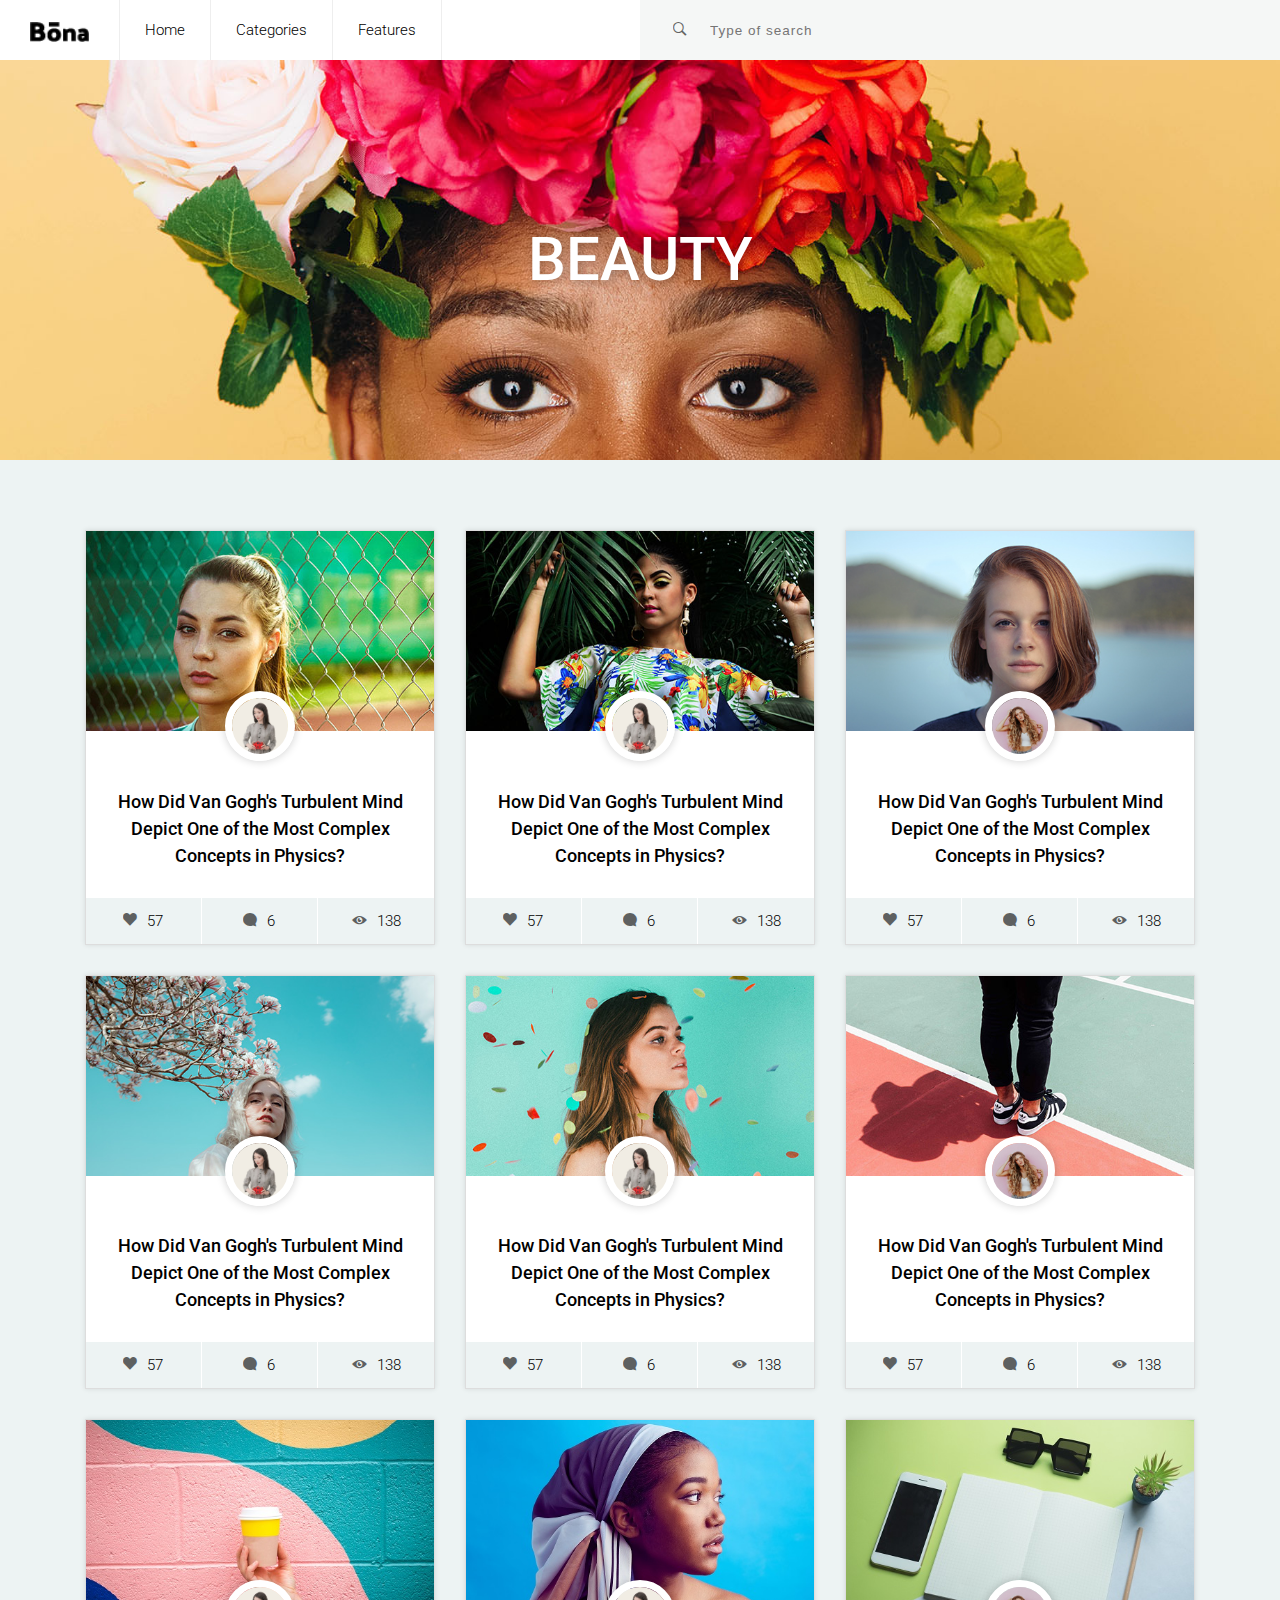
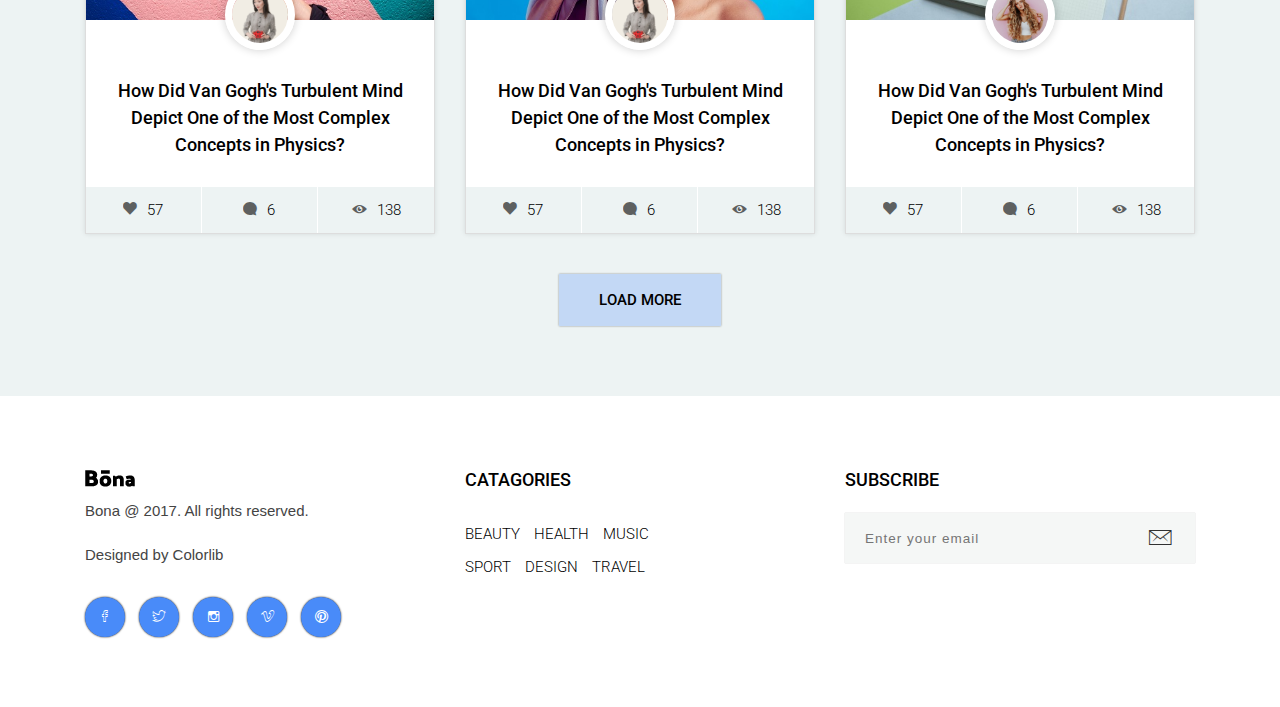
<file: bona/category.html>
<!DOCTYPE HTML>
<html lang="en">
<head>
	<title>TITLE</title>
	<meta http-equiv="X-UA-Compatible" content="IE=edge">
    <meta name="viewport" content="width=device-width, initial-scale=1">
	<meta charset="UTF-8">


	<!-- Font -->

	<link href="https://fonts.googleapis.com/css?family=Roboto:300,400,500" rel="stylesheet">


	<!-- Stylesheets -->

	<link href="common-css/bootstrap.css" rel="stylesheet">

	<link href="common-css/ionicons.css" rel="stylesheet">


	<link href="category/css/styles.css" rel="stylesheet">

	<link href="category/css/responsive.css" rel="stylesheet">

</head>
<body >

	<header>
		<div class="container-fluid position-relative no-side-padding">

			<a href="#" class="logo"><img src="images/logo.png" alt="Logo Image"></a>

			<div class="menu-nav-icon" data-nav-menu="#main-menu"><i class="ion-navicon"></i></div>

			<ul class="main-menu visible-on-click" id="main-menu">
				<li><a href="#">Home</a></li>
				<li><a href="#">Categories</a></li>
				<li><a href="#">Features</a></li>
			</ul><!-- main-menu -->

			<div class="src-area">
				<form>
					<button class="src-btn" type="submit"><i class="ion-ios-search-strong"></i></button>
					<input class="src-input" type="text" placeholder="Type of search">
				</form>
			</div>

		</div><!-- conatiner -->
	</header>

	<div class="slider display-table center-text">
		<h1 class="title display-table-cell"><b>BEAUTY</b></h1>
	</div><!-- slider -->

	<section class="blog-area section">
		<div class="container">

			<div class="row">

				<div class="col-lg-4 col-md-6">
					<div class="card h-100">
						<div class="single-post post-style-1">

							<div class="blog-image"><img src="images/alex-lambley-205711.jpg" alt="Blog Image"></div>

							<a class="avatar" href="#"><img src="images/icons8-team-355979.jpg" alt="Profile Image"></a>

							<div class="blog-info">

								<h4 class="title"><a href="#"><b>How Did Van Gogh's Turbulent Mind Depict One of the Most Complex
								Concepts in Physics?</b></a></h4>

								<ul class="post-footer">
									<li><a href="#"><i class="ion-heart"></i>57</a></li>
									<li><a href="#"><i class="ion-chatbubble"></i>6</a></li>
									<li><a href="#"><i class="ion-eye"></i>138</a></li>
								</ul>

							</div><!-- blog-info -->
						</div><!-- single-post -->
					</div><!-- card -->
				</div><!-- col-lg-4 col-md-6 -->

				<div class="col-lg-4 col-md-6">
					<div class="card h-100">
						<div class="single-post post-style-1">

							<div class="blog-image"><img src="images/caroline-veronez-165944.jpg" alt="Blog Image"></div>

							<a class="avatar" href="#"><img src="images/icons8-team-355979.jpg" alt="Profile Image"></a>

							<div class="blog-info">
								<h4 class="title"><a href="#"><b>How Did Van Gogh's Turbulent Mind Depict One of the Most Complex
									Concepts in Physics?</b></a></h4>

								<ul class="post-footer">
									<li><a href="#"><i class="ion-heart"></i>57</a></li>
									<li><a href="#"><i class="ion-chatbubble"></i>6</a></li>
									<li><a href="#"><i class="ion-eye"></i>138</a></li>
								</ul>
							</div><!-- blog-info -->

						</div><!-- single-post -->

					</div><!-- card -->
				</div><!-- col-lg-4 col-md-6 -->

				<div class="col-lg-4 col-md-6">
					<div class="card h-100">
						<div class="single-post post-style-1">

							<div class="blog-image"><img src="images/christopher-campbell-28567.jpg" alt="Blog Image"></div>

							<a class="avatar" href="#"><img src="images/averie-woodard-319832.jpg" alt="Profile Image"></a>

							<h4 class="title"><a href="#"><b>How Did Van Gogh's Turbulent Mind Depict One of the Most Complex
								Concepts in Physics?</b></a></h4>

							<ul class="post-footer">
								<li><a href="#"><i class="ion-heart"></i>57</a></li>
								<li><a href="#"><i class="ion-chatbubble"></i>6</a></li>
								<li><a href="#"><i class="ion-eye"></i>138</a></li>
							</ul>

						</div><!-- single-post -->
					</div><!-- card -->
				</div><!-- col-lg-4 col-md-6 -->

				<div class="col-lg-4 col-md-6">
					<div class="card h-100">
						<div class="single-post post-style-1">

							<div class="blog-image"><img src="images/sarah-diniz-outeiro-407602.jpg" alt="Blog Image"></div>

							<a class="avatar" href="#"><img src="images/icons8-team-355979.jpg" alt="Profile Image"></a>

							<div class="blog-info">

								<h4 class="title"><a href="#"><b>How Did Van Gogh's Turbulent Mind Depict One of the Most Complex
								Concepts in Physics?</b></a></h4>

								<ul class="post-footer">
									<li><a href="#"><i class="ion-heart"></i>57</a></li>
									<li><a href="#"><i class="ion-chatbubble"></i>6</a></li>
									<li><a href="#"><i class="ion-eye"></i>138</a></li>
								</ul>

							</div><!-- blog-info -->
						</div><!-- single-post -->
					</div><!-- card -->
				</div><!-- col-lg-4 col-md-6 -->

				<div class="col-lg-4 col-md-6">
					<div class="card h-100">
						<div class="single-post post-style-1">

							<div class="blog-image"><img src="images/noah-buscher-400915.jpg" alt="Blog Image"></div>

							<a class="avatar" href="#"><img src="images/icons8-team-355979.jpg" alt="Profile Image"></a>

							<div class="blog-info">
								<h4 class="title"><a href="#"><b>How Did Van Gogh's Turbulent Mind Depict One of the Most Complex
									Concepts in Physics?</b></a></h4>

								<ul class="post-footer">
									<li><a href="#"><i class="ion-heart"></i>57</a></li>
									<li><a href="#"><i class="ion-chatbubble"></i>6</a></li>
									<li><a href="#"><i class="ion-eye"></i>138</a></li>
								</ul>
							</div><!-- blog-info -->

						</div><!-- single-post -->

					</div><!-- card -->
				</div><!-- col-lg-4 col-md-6 -->

				<div class="col-lg-4 col-md-6">
					<div class="card h-100">
						<div class="single-post post-style-1">

							<div class="blog-image"><img src="images/ben-o-sullivan-382817.jpg" alt="Blog Image"></div>

							<a class="avatar" href="#"><img src="images/averie-woodard-319832.jpg" alt="Profile Image"></a>

							<h4 class="title"><a href="#"><b>How Did Van Gogh's Turbulent Mind Depict One of the Most Complex
								Concepts in Physics?</b></a></h4>

							<ul class="post-footer">
								<li><a href="#"><i class="ion-heart"></i>57</a></li>
								<li><a href="#"><i class="ion-chatbubble"></i>6</a></li>
								<li><a href="#"><i class="ion-eye"></i>138</a></li>
							</ul>

						</div><!-- single-post -->
					</div><!-- card -->
				</div><!-- col-lg-4 col-md-6 -->

				<div class="col-lg-4 col-md-6">
					<div class="card h-100">
						<div class="single-post post-style-1">

							<div class="blog-image"><img src="images/marion-michele-330691.jpg" alt="Blog Image"></div>

							<a class="avatar" href="#"><img src="images/icons8-team-355979.jpg" alt="Profile Image"></a>

							<div class="blog-info">

								<h4 class="title"><a href="#"><b>How Did Van Gogh's Turbulent Mind Depict One of the Most Complex
								Concepts in Physics?</b></a></h4>

								<ul class="post-footer">
									<li><a href="#"><i class="ion-heart"></i>57</a></li>
									<li><a href="#"><i class="ion-chatbubble"></i>6</a></li>
									<li><a href="#"><i class="ion-eye"></i>138</a></li>
								</ul>

							</div><!-- blog-info -->
						</div><!-- single-post -->
					</div><!-- card -->
				</div><!-- col-lg-4 col-md-6 -->

				<div class="col-lg-4 col-md-6">
					<div class="card h-100">
						<div class="single-post post-style-1">

							<div class="blog-image"><img src="images/audrey-jackson-260657.jpg" alt="Blog Image"></div>

							<a class="avatar" href="#"><img src="images/icons8-team-355979.jpg" alt="Profile Image"></a>

							<div class="blog-info">
								<h4 class="title"><a href="#"><b>How Did Van Gogh's Turbulent Mind Depict One of the Most Complex
									Concepts in Physics?</b></a></h4>

								<ul class="post-footer">
									<li><a href="#"><i class="ion-heart"></i>57</a></li>
									<li><a href="#"><i class="ion-chatbubble"></i>6</a></li>
									<li><a href="#"><i class="ion-eye"></i>138</a></li>
								</ul>
							</div><!-- blog-info -->

						</div><!-- single-post -->

					</div><!-- card -->
				</div><!-- col-lg-4 col-md-6 -->

				<div class="col-lg-4 col-md-6">
					<div class="card h-100">
						<div class="single-post post-style-1">

							<div class="blog-image"><img src="images/pexels-photo-370474.jpeg" alt="Blog Image"></div>

							<a class="avatar" href="#"><img src="images/averie-woodard-319832.jpg" alt="Profile Image"></a>

							<h4 class="title"><a href="#"><b>How Did Van Gogh's Turbulent Mind Depict One of the Most Complex
								Concepts in Physics?</b></a></h4>

							<ul class="post-footer">
								<li><a href="#"><i class="ion-heart"></i>57</a></li>
								<li><a href="#"><i class="ion-chatbubble"></i>6</a></li>
								<li><a href="#"><i class="ion-eye"></i>138</a></li>
							</ul>

						</div><!-- single-post -->
					</div><!-- card -->
				</div><!-- col-lg-4 col-md-6 -->

			</div><!-- row -->

			<a class="load-more-btn" href="#"><b>LOAD MORE</b></a>

		</div><!-- container -->
	</section><!-- section -->


	<footer>

		<div class="container">
			<div class="row">

				<div class="col-lg-4 col-md-6">
					<div class="footer-section">

						<a class="logo" href="#"><img src="images/logo.png" alt="Logo Image"></a>
						<p class="copyright">Bona @ 2017. All rights reserved.</p>
						<p class="copyright">Designed by <a href="https://colorlib.com" target="_blank">Colorlib</a></p>
						<ul class="icons">
							<li><a href="#"><i class="ion-social-facebook-outline"></i></a></li>
							<li><a href="#"><i class="ion-social-twitter-outline"></i></a></li>
							<li><a href="#"><i class="ion-social-instagram-outline"></i></a></li>
							<li><a href="#"><i class="ion-social-vimeo-outline"></i></a></li>
							<li><a href="#"><i class="ion-social-pinterest-outline"></i></a></li>
						</ul>

					</div><!-- footer-section -->
				</div><!-- col-lg-4 col-md-6 -->

				<div class="col-lg-4 col-md-6">
						<div class="footer-section">
						<h4 class="title"><b>CATAGORIES</b></h4>
						<ul>
							<li><a href="#">BEAUTY</a></li>
							<li><a href="#">HEALTH</a></li>
							<li><a href="#">MUSIC</a></li>
						</ul>
						<ul>
							<li><a href="#">SPORT</a></li>
							<li><a href="#">DESIGN</a></li>
							<li><a href="#">TRAVEL</a></li>
						</ul>
					</div><!-- footer-section -->
				</div><!-- col-lg-4 col-md-6 -->

				<div class="col-lg-4 col-md-6">
					<div class="footer-section">

						<h4 class="title"><b>SUBSCRIBE</b></h4>
						<div class="input-area">
							<form>
								<input class="email-input" type="text" placeholder="Enter your email">
								<button class="submit-btn" type="submit"><i class="icon ion-ios-email-outline"></i></button>
							</form>
						</div>

					</div><!-- footer-section -->
				</div><!-- col-lg-4 col-md-6 -->

			</div><!-- row -->
		</div><!-- container -->
	</footer>


	<!-- SCIPTS -->

	<script src="common-js/jquery-3.1.1.min.js"></script>

	<script src="common-js/tether.min.js"></script>

	<script src="common-js/bootstrap.js"></script>

	<script src="common-js/scripts.js"></script>

</body>
</html>
</file>
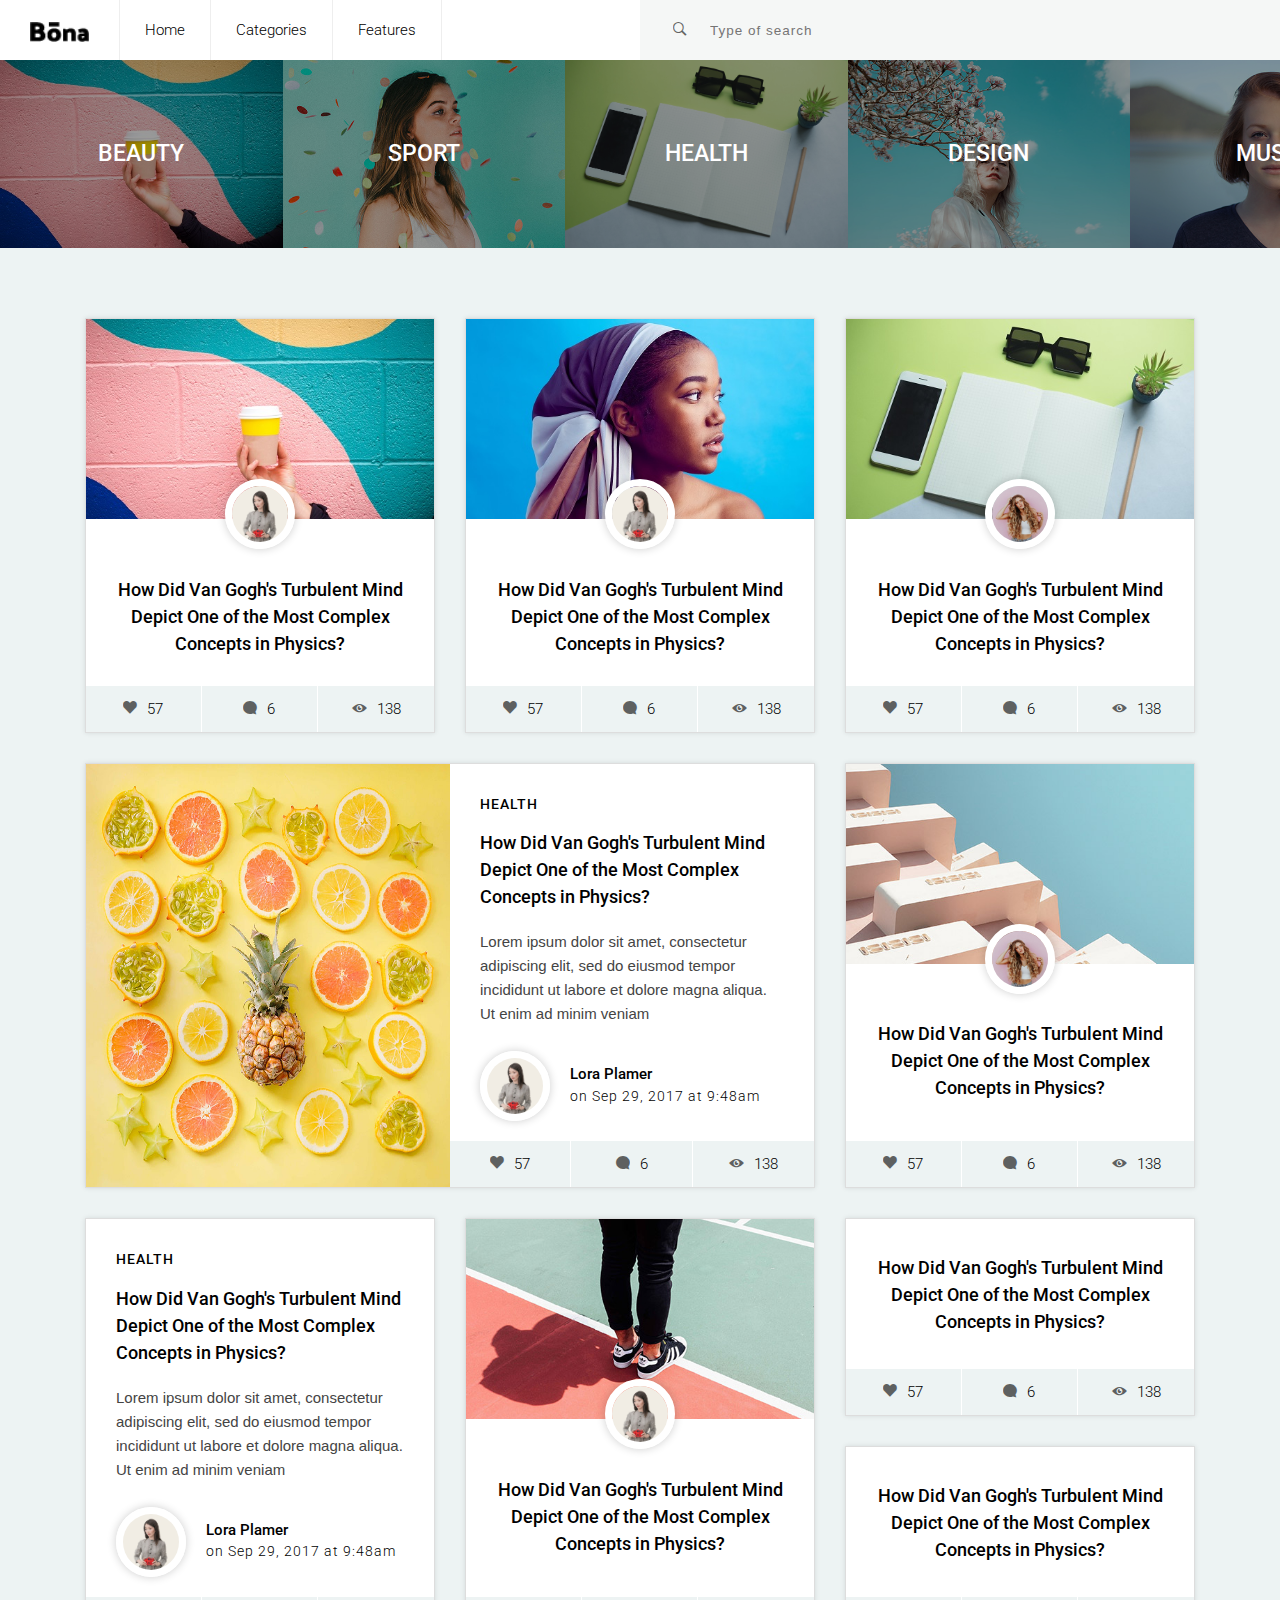
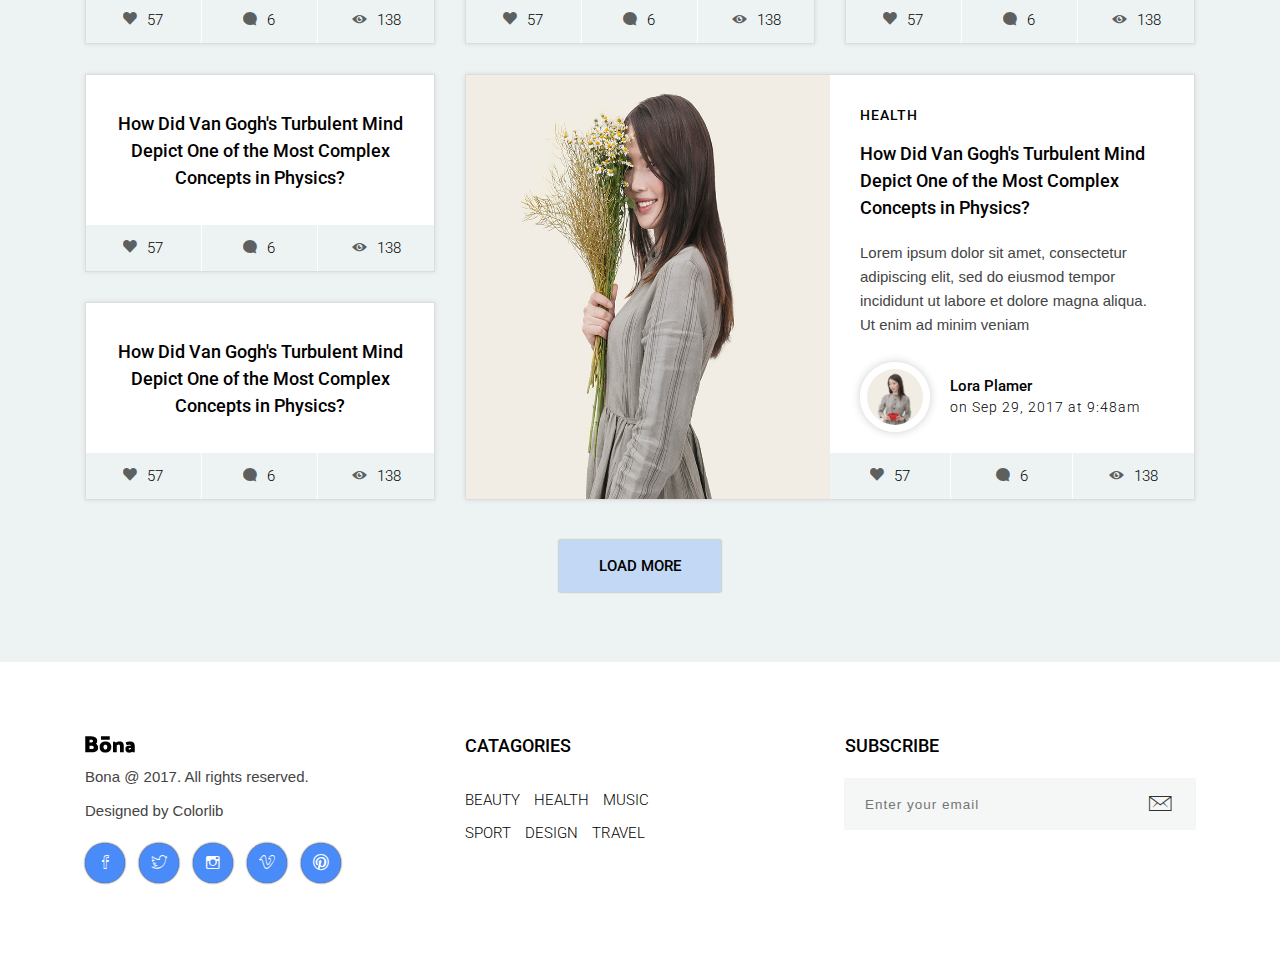
<file: bona/front-page-category.html>
<!DOCTYPE HTML>
<html lang="en">
<head>
	<title>TITLE</title>
	<meta http-equiv="X-UA-Compatible" content="IE=edge">
    <meta name="viewport" content="width=device-width, initial-scale=1">
	<meta charset="UTF-8">


	<!-- Font -->

	<link href="https://fonts.googleapis.com/css?family=Roboto:300,400,500" rel="stylesheet">


	<!-- Stylesheets -->

	<link href="common-css/bootstrap.css" rel="stylesheet">

	<link href="common-css/swiper.css" rel="stylesheet">

	<link href="common-css/ionicons.css" rel="stylesheet">


	<link href="front-page-category/css/styles.css" rel="stylesheet">

	<link href="front-page-category/css/responsive.css" rel="stylesheet">

</head>
<body >

	<header>
		<div class="container-fluid position-relative no-side-padding">

			<a href="#" class="logo"><img src="images/logo.png" alt="Logo Image"></a>

			<div class="menu-nav-icon" data-nav-menu="#main-menu"><i class="ion-navicon"></i></div>

			<ul class="main-menu visible-on-click" id="main-menu">
				<li><a href="#">Home</a></li>
				<li><a href="#">Categories</a></li>
				<li><a href="#">Features</a></li>
			</ul><!-- main-menu -->

			<div class="src-area">
				<form>
					<button class="src-btn" type="submit"><i class="ion-ios-search-strong"></i></button>
					<input class="src-input" type="text" placeholder="Type of search">
				</form>
			</div>

		</div><!-- conatiner -->
	</header>

	<div class="main-slider">
		<div class="swiper-container position-static" data-slide-effect="slide" data-autoheight="false"
			data-swiper-speed="500" data-swiper-autoplay="10000" data-swiper-margin="0" data-swiper-slides-per-view="4"
			data-swiper-breakpoints="true" data-swiper-loop="true" >
			<div class="swiper-wrapper">

				<div class="swiper-slide">
					<a class="slider-category" href="#">
						<div class="blog-image"><img src="images/category-1-400x250.jpg" alt="Blog Image"></div>

						<div class="category">
							<div class="display-table center-text">
								<div class="display-table-cell">
									<h3><b>BEAUTY</b></h3>
								</div>
							</div>
						</div>

					</a>
				</div><!-- swiper-slide -->

				<div class="swiper-slide">
					<a class="slider-category" href="#">
						<div class="blog-image"><img src="images/category-2-400x250.jpg" alt="Blog Image"></div>

						<div class="category">
							<div class="display-table center-text">
								<div class="display-table-cell">
									<h3><b>SPORT</b></h3>
								</div>
							</div>
						</div>

					</a>
				</div><!-- swiper-slide -->

				<div class="swiper-slide">
					<a class="slider-category" href="#">
						<div class="blog-image"><img src="images/category-3-400x250.jpg" alt="Blog Image"></div>

						<div class="category">
							<div class="display-table center-text">
								<div class="display-table-cell">
									<h3><b>HEALTH</b></h3>
								</div>
							</div>
						</div>

					</a>
				</div><!-- swiper-slide -->

				<div class="swiper-slide">
					<a class="slider-category" href="#">
						<div class="blog-image"><img src="images/category-4-400x250.jpg" alt="Blog Image"></div>

						<div class="category">
							<div class="display-table center-text">
								<div class="display-table-cell">
									<h3><b>DESIGN</b></h3>
								</div>
							</div>
						</div>

					</a>
				</div><!-- swiper-slide -->

				<div class="swiper-slide">
					<a class="slider-category" href="#">
						<div class="blog-image"><img src="images/category-5-400x250.jpg" alt="Blog Image"></div>

						<div class="category">
							<div class="display-table center-text">
								<div class="display-table-cell">
									<h3><b>MUSIC</b></h3>
								</div>
							</div>
						</div>

					</a>
				</div><!-- swiper-slide -->

				<div class="swiper-slide">
					<a class="slider-category" href="#">
						<div class="blog-image"><img src="images/category-6-400x250.jpg" alt="Blog Image"></div>

						<div class="category">
							<div class="display-table center-text">
								<div class="display-table-cell">
									<h3><b>MOVIE</b></h3>
								</div>
							</div>
						</div>

					</a>
				</div><!-- swiper-slide -->

			</div><!-- swiper-wrapper -->

		</div><!-- swiper-container -->

	</div><!-- slider -->

	<section class="blog-area section">
		<div class="container">

			<div class="row">

				<div class="col-lg-4 col-md-6">
					<div class="card h-100">
						<div class="single-post post-style-1">

							<div class="blog-image"><img src="images/marion-michele-330691.jpg" alt="Blog Image"></div>

							<a class="avatar" href="#"><img src="images/icons8-team-355979.jpg" alt="Profile Image"></a>

							<div class="blog-info">

								<h4 class="title"><a href="#"><b>How Did Van Gogh's Turbulent Mind Depict One of the Most Complex
								Concepts in Physics?</b></a></h4>

								<ul class="post-footer">
									<li><a href="#"><i class="ion-heart"></i>57</a></li>
									<li><a href="#"><i class="ion-chatbubble"></i>6</a></li>
									<li><a href="#"><i class="ion-eye"></i>138</a></li>
								</ul>

							</div><!-- blog-info -->
						</div><!-- single-post -->
					</div><!-- card -->
				</div><!-- col-lg-4 col-md-6 -->

				<div class="col-lg-4 col-md-6">
					<div class="card h-100">
						<div class="single-post post-style-1">

							<div class="blog-image"><img src="images/audrey-jackson-260657.jpg" alt="Blog Image"></div>

							<a class="avatar" href="#"><img src="images/icons8-team-355979.jpg" alt="Profile Image"></a>

							<div class="blog-info">
								<h4 class="title"><a href="#"><b>How Did Van Gogh's Turbulent Mind Depict One of the Most Complex
									Concepts in Physics?</b></a></h4>

								<ul class="post-footer">
									<li><a href="#"><i class="ion-heart"></i>57</a></li>
									<li><a href="#"><i class="ion-chatbubble"></i>6</a></li>
									<li><a href="#"><i class="ion-eye"></i>138</a></li>
								</ul>
							</div><!-- blog-info -->

						</div><!-- single-post -->

					</div><!-- card -->
				</div><!-- col-lg-4 col-md-6 -->

				<div class="col-lg-4 col-md-6">
					<div class="card h-100">
						<div class="single-post post-style-1">

							<div class="blog-image"><img src="images/pexels-photo-370474.jpeg" alt="Blog Image"></div>

							<a class="avatar" href="#"><img src="images/averie-woodard-319832.jpg" alt="Profile Image"></a>

							<h4 class="title"><a href="#"><b>How Did Van Gogh's Turbulent Mind Depict One of the Most Complex
								Concepts in Physics?</b></a></h4>

							<ul class="post-footer">
								<li><a href="#"><i class="ion-heart"></i>57</a></li>
								<li><a href="#"><i class="ion-chatbubble"></i>6</a></li>
								<li><a href="#"><i class="ion-eye"></i>138</a></li>
							</ul>

						</div><!-- single-post -->
					</div><!-- card -->
				</div><!-- col-lg-4 col-md-6 -->

				<div class="col-lg-8 col-md-12">
					<div class="card h-100">
						<div class="single-post post-style-2">

							<div class="blog-image"><img src="images/brooke-lark-194251.jpg" alt="Blog Image"></div>

							<div class="blog-info">

								<h6 class="pre-title"><a href="#"><b>HEALTH</b></a></h6>

								<h4 class="title"><a href="#"><b>How Did Van Gogh's Turbulent Mind Depict One of the Most Complex
									Concepts in Physics?</b></a></h4>

								<p>Lorem ipsum dolor sit amet, consectetur adipiscing elit, sed do eiusmod tempor incididunt
									ut labore et dolore magna aliqua. Ut enim ad minim veniam</p>

								<div class="avatar-area">
									<a class="avatar" href="#"><img src="images/icons8-team-355979.jpg" alt="Profile Image"></a>
									<div class="right-area">
										<a class="name" href="#"><b>Lora Plamer</b></a>
										<h6 class="date" href="#">on Sep 29, 2017 at 9:48am</h6>
									</div>
								</div>

								<ul class="post-footer">
									<li><a href="#"><i class="ion-heart"></i>57</a></li>
									<li><a href="#"><i class="ion-chatbubble"></i>6</a></li>
									<li><a href="#"><i class="ion-eye"></i>138</a></li>
								</ul>

							</div><!-- blog-right -->

						</div><!-- single-post extra-blog -->

					</div><!-- card -->
				</div><!-- col-lg-8 col-md-12 -->

				<div class="col-lg-4 col-md-6">
					<div class="card h-100">
						<div class="single-post post-style-1">

							<div class="blog-image"><img src="images/dmitri-popov-326976.jpg" alt="Blog Image"></div>

							<a class="avatar" href="#"><img src="images/averie-woodard-319832.jpg" alt="Profile Image"></a>

							<h4 class="title"><a href="#"><b>How Did Van Gogh's Turbulent Mind Depict One of the Most Complex
								Concepts in Physics?</b></a></h4>

							<ul class="post-footer">
								<li><a href="#"><i class="ion-heart"></i>57</a></li>
								<li><a href="#"><i class="ion-chatbubble"></i>6</a></li>
								<li><a href="#"><i class="ion-eye"></i>138</a></li>
							</ul>

						</div><!-- single-post -->
					</div><!-- card -->
				</div><!-- col-lg-4 col-md-6 -->

				<div class="col-lg-4 col-md-6">
					<div class="card h-100">

						<div class="single-post post-style-2 post-style-3">

							<div class="blog-info">

								<h6 class="pre-title"><a href="#"><b>HEALTH</b></a></h6>

								<h4 class="title"><a href="#"><b>How Did Van Gogh's Turbulent Mind Depict One of the Most Complex
									Concepts in Physics?</b></a></h4>

								<p>Lorem ipsum dolor sit amet, consectetur adipiscing elit, sed do eiusmod tempor incididunt
									ut labore et dolore magna aliqua. Ut enim ad minim veniam</p>

								<div class="avatar-area">
									<a class="avatar" href="#"><img src="images/icons8-team-355979.jpg" alt="Profile Image"></a>
									<div class="right-area">
										<a class="name" href="#"><b>Lora Plamer</b></a>
										<h6 class="date" href="#">on Sep 29, 2017 at 9:48am</h6>
									</div>
								</div>

								<ul class="post-footer">
									<li><a href="#"><i class="ion-heart"></i>57</a></li>
									<li><a href="#"><i class="ion-chatbubble"></i>6</a></li>
									<li><a href="#"><i class="ion-eye"></i>138</a></li>
								</ul>

							</div><!-- blog-right -->

						</div><!-- single-post extra-blog -->

					</div><!-- card -->
				</div><!-- col-lg-4 col-md-6 -->

				<div class="col-lg-4 col-md-6">
					<div class="card h-100">
						<div class="single-post post-style-1">

							<div class="blog-image"><img src="images/ben-o-sullivan-382817.jpg" alt="Blog Image"></div>

							<a class="avatar" href="#"><img src="images/icons8-team-355979.jpg" alt="Profile Image"></a>

							<div class="blog-info">
								<h4 class="title"><a href="#"><b>How Did Van Gogh's Turbulent Mind Depict One of the Most Complex
									Concepts in Physics?</b></a></h4>

								<ul class="post-footer">
									<li><a href="#"><i class="ion-heart"></i>57</a></li>
									<li><a href="#"><i class="ion-chatbubble"></i>6</a></li>
									<li><a href="#"><i class="ion-eye"></i>138</a></li>
								</ul>
							</div><!-- blog-info -->

						</div><!-- single-post -->

					</div><!-- card -->
				</div><!-- col-lg-4 col-md-6 -->

				<div class="col-lg-4 col-md-6">
					<div class="card h-100">

						<div class="single-post post-style-4">

							<div class="display-table">
								<h4 class="title display-table-cell"><a href="#"><b>How Did Van Gogh's Turbulent Mind Depict One of the Most Complex
									Concepts in Physics?</b></a></h4>
							</div>

							<ul class="post-footer">
								<li><a href="#"><i class="ion-heart"></i>57</a></li>
								<li><a href="#"><i class="ion-chatbubble"></i>6</a></li>
								<li><a href="#"><i class="ion-eye"></i>138</a></li>
							</ul>

						</div><!-- single-post -->

						<div class="single-post">

							<div class="display-table">
								<h4 class="title display-table-cell"><a href="#"><b>How Did Van Gogh's Turbulent Mind Depict One of the Most Complex
									Concepts in Physics?</b></a></h4>
							</div>

							<ul class="post-footer">
								<li><a href="#"><i class="ion-heart"></i>57</a></li>
								<li><a href="#"><i class="ion-chatbubble"></i>6</a></li>
								<li><a href="#"><i class="ion-eye"></i>138</a></li>
							</ul>

						</div><!-- single-post -->

					</div><!-- card -->
				</div><!-- col-lg-4 col-md-6 -->

				<div class="col-lg-4 col-md-6">
					<div class="card h-100">

						<div class="single-post post-style-4">

							<div class="display-table">
								<h4 class="title display-table-cell"><a href="#"><b>How Did Van Gogh's Turbulent Mind Depict One of the Most Complex
									Concepts in Physics?</b></a></h4>
							</div>

							<ul class="post-footer">
								<li><a href="#"><i class="ion-heart"></i>57</a></li>
								<li><a href="#"><i class="ion-chatbubble"></i>6</a></li>
								<li><a href="#"><i class="ion-eye"></i>138</a></li>
							</ul>

						</div><!-- single-post -->

						<div class="single-post">

							<div class="display-table">
								<h4 class="title display-table-cell"><a href="#"><b>How Did Van Gogh's Turbulent Mind Depict One of the Most Complex
									Concepts in Physics?</b></a></h4>
							</div>

							<ul class="post-footer">
								<li><a href="#"><i class="ion-heart"></i>57</a></li>
								<li><a href="#"><i class="ion-chatbubble"></i>6</a></li>
								<li><a href="#"><i class="ion-eye"></i>138</a></li>
							</ul>

						</div><!-- single-post -->

					</div><!-- card -->
				</div><!-- col-lg-4 col-md-6 -->

				<div class="col-lg-8 col-md-12">
					<div class="card h-100">
						<div class="single-post post-style-2">

							<div class="blog-image"><img src="images/icons8-team-355990.jpg" alt="Blog Image"></div>

							<div class="blog-info">

								<h6 class="pre-title"><a href="#"><b>HEALTH</b></a></h6>

								<h4 class="title"><a href="#"><b>How Did Van Gogh's Turbulent Mind Depict One of the Most Complex
									Concepts in Physics?</b></a></h4>

								<p>Lorem ipsum dolor sit amet, consectetur adipiscing elit, sed do eiusmod tempor incididunt
									ut labore et dolore magna aliqua. Ut enim ad minim veniam</p>

								<div class="avatar-area">
									<a class="avatar" href="#"><img src="images/icons8-team-355979.jpg" alt="Profile Image"></a>
									<div class="right-area">
										<a class="name" href="#"><b>Lora Plamer</b></a>
										<h6 class="date" href="#">on Sep 29, 2017 at 9:48am</h6>
									</div>
								</div>

								<ul class="post-footer">
									<li><a href="#"><i class="ion-heart"></i>57</a></li>
									<li><a href="#"><i class="ion-chatbubble"></i>6</a></li>
									<li><a href="#"><i class="ion-eye"></i>138</a></li>
								</ul>

							</div><!-- blog-right -->

						</div><!-- single-post extra-blog -->

					</div><!-- card -->
				</div><!-- col-lg-8 col-md-12 -->

			</div><!-- row -->

			<a class="load-more-btn" href="#"><b>LOAD MORE</b></a>

		</div><!-- container -->
	</section><!-- section -->


	<footer>

		<div class="container">
			<div class="row">

				<div class="col-lg-4 col-md-6">
					<div class="footer-section">

						<a class="logo" href="#"><img src="images/logo.png" alt="Logo Image"></a>
						<p class="copyright">Bona @ 2017. All rights reserved.</p>
						<p class="copyright">Designed by <a href="https://colorlib.com" target="_blank">Colorlib</a></p>
						<ul class="icons">
							<li><a href="#"><i class="ion-social-facebook-outline"></i></a></li>
							<li><a href="#"><i class="ion-social-twitter-outline"></i></a></li>
							<li><a href="#"><i class="ion-social-instagram-outline"></i></a></li>
							<li><a href="#"><i class="ion-social-vimeo-outline"></i></a></li>
							<li><a href="#"><i class="ion-social-pinterest-outline"></i></a></li>
						</ul>

					</div><!-- footer-section -->
				</div><!-- col-lg-4 col-md-6 -->

				<div class="col-lg-4 col-md-6">
						<div class="footer-section">
						<h4 class="title"><b>CATAGORIES</b></h4>
						<ul>
							<li><a href="#">BEAUTY</a></li>
							<li><a href="#">HEALTH</a></li>
							<li><a href="#">MUSIC</a></li>
						</ul>
						<ul>
							<li><a href="#">SPORT</a></li>
							<li><a href="#">DESIGN</a></li>
							<li><a href="#">TRAVEL</a></li>
						</ul>
					</div><!-- footer-section -->
				</div><!-- col-lg-4 col-md-6 -->

				<div class="col-lg-4 col-md-6">
					<div class="footer-section">

						<h4 class="title"><b>SUBSCRIBE</b></h4>
						<div class="input-area">
							<form>
								<input class="email-input" type="text" placeholder="Enter your email">
								<button class="submit-btn" type="submit"><i class="icon ion-ios-email-outline"></i></button>
							</form>
						</div>

					</div><!-- footer-section -->
				</div><!-- col-lg-4 col-md-6 -->

			</div><!-- row -->
		</div><!-- container -->
	</footer>


	<!-- SCIPTS -->

	<script src="common-js/jquery-3.1.1.min.js"></script>

	<script src="common-js/tether.min.js"></script>

	<script src="common-js/bootstrap.js"></script>

	<script src="common-js/swiper.js"></script>

	<script src="common-js/scripts.js"></script>

</body>
</html>
</file>
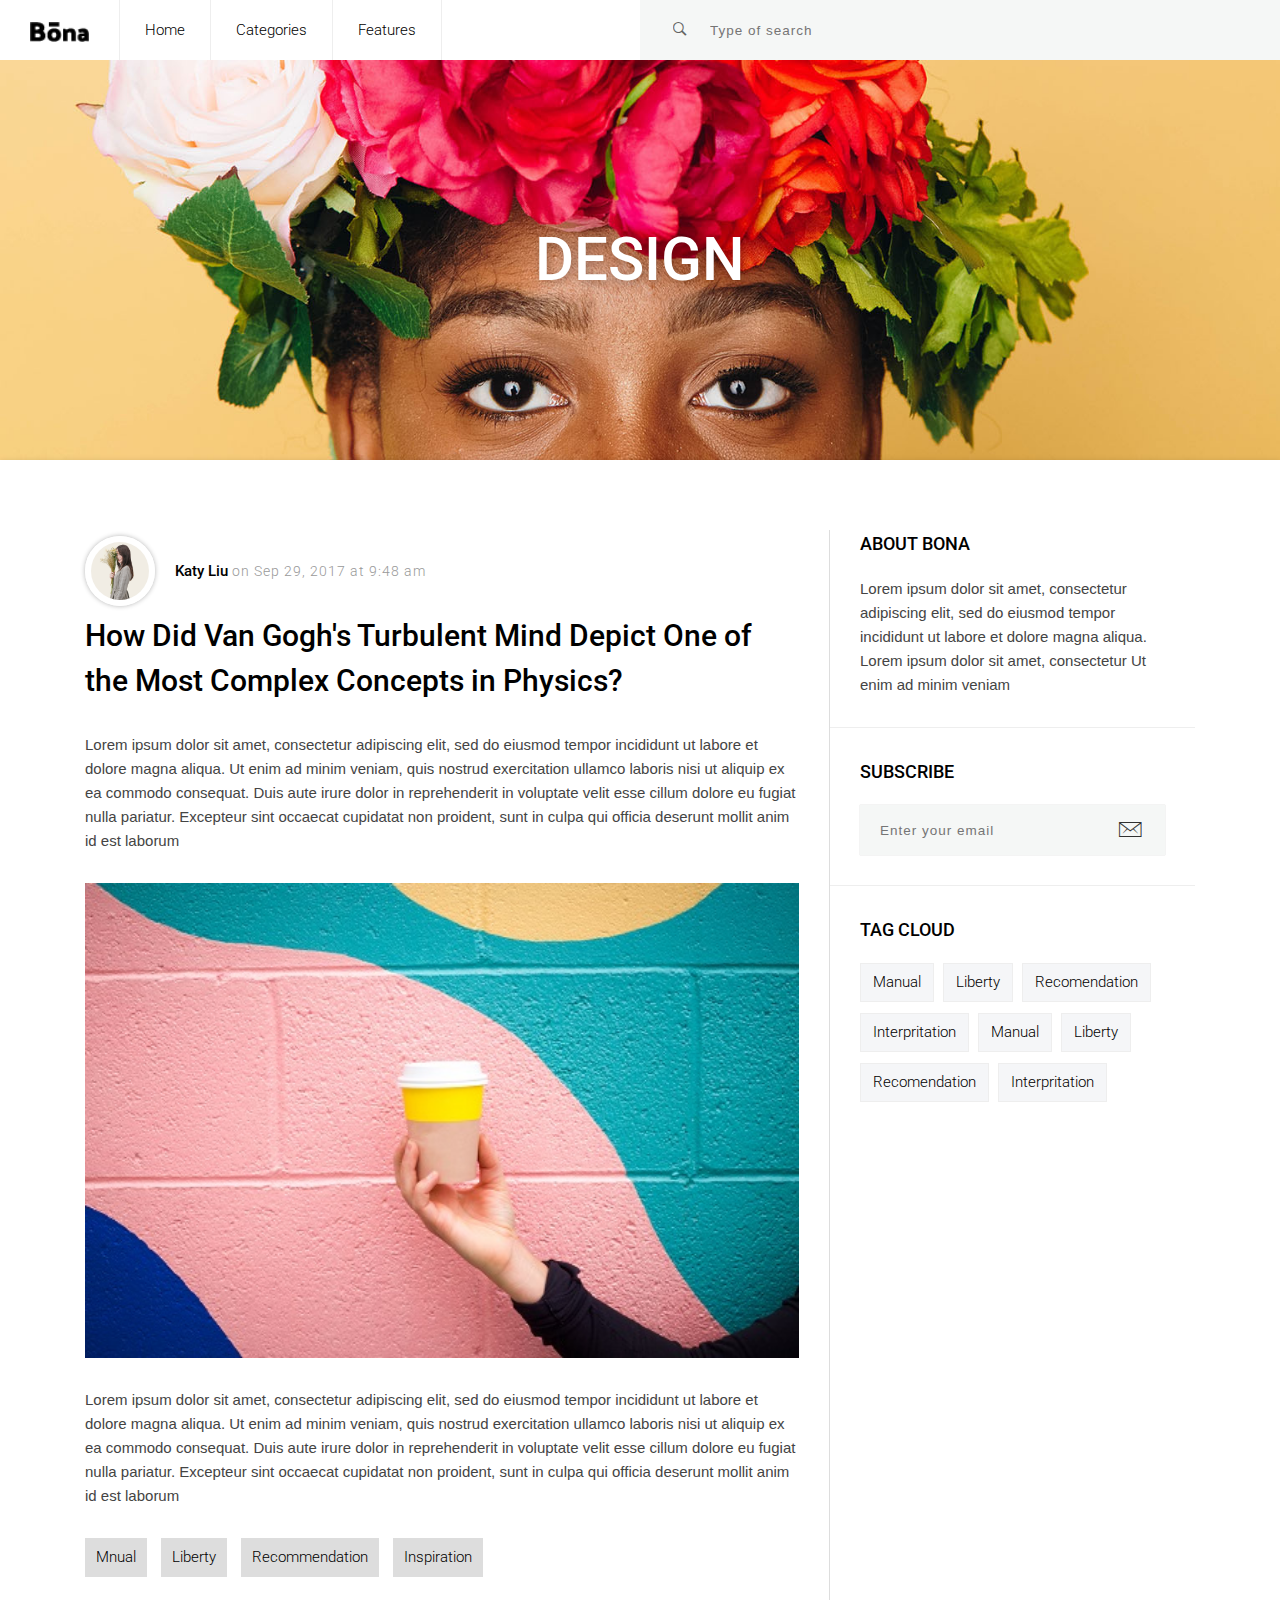
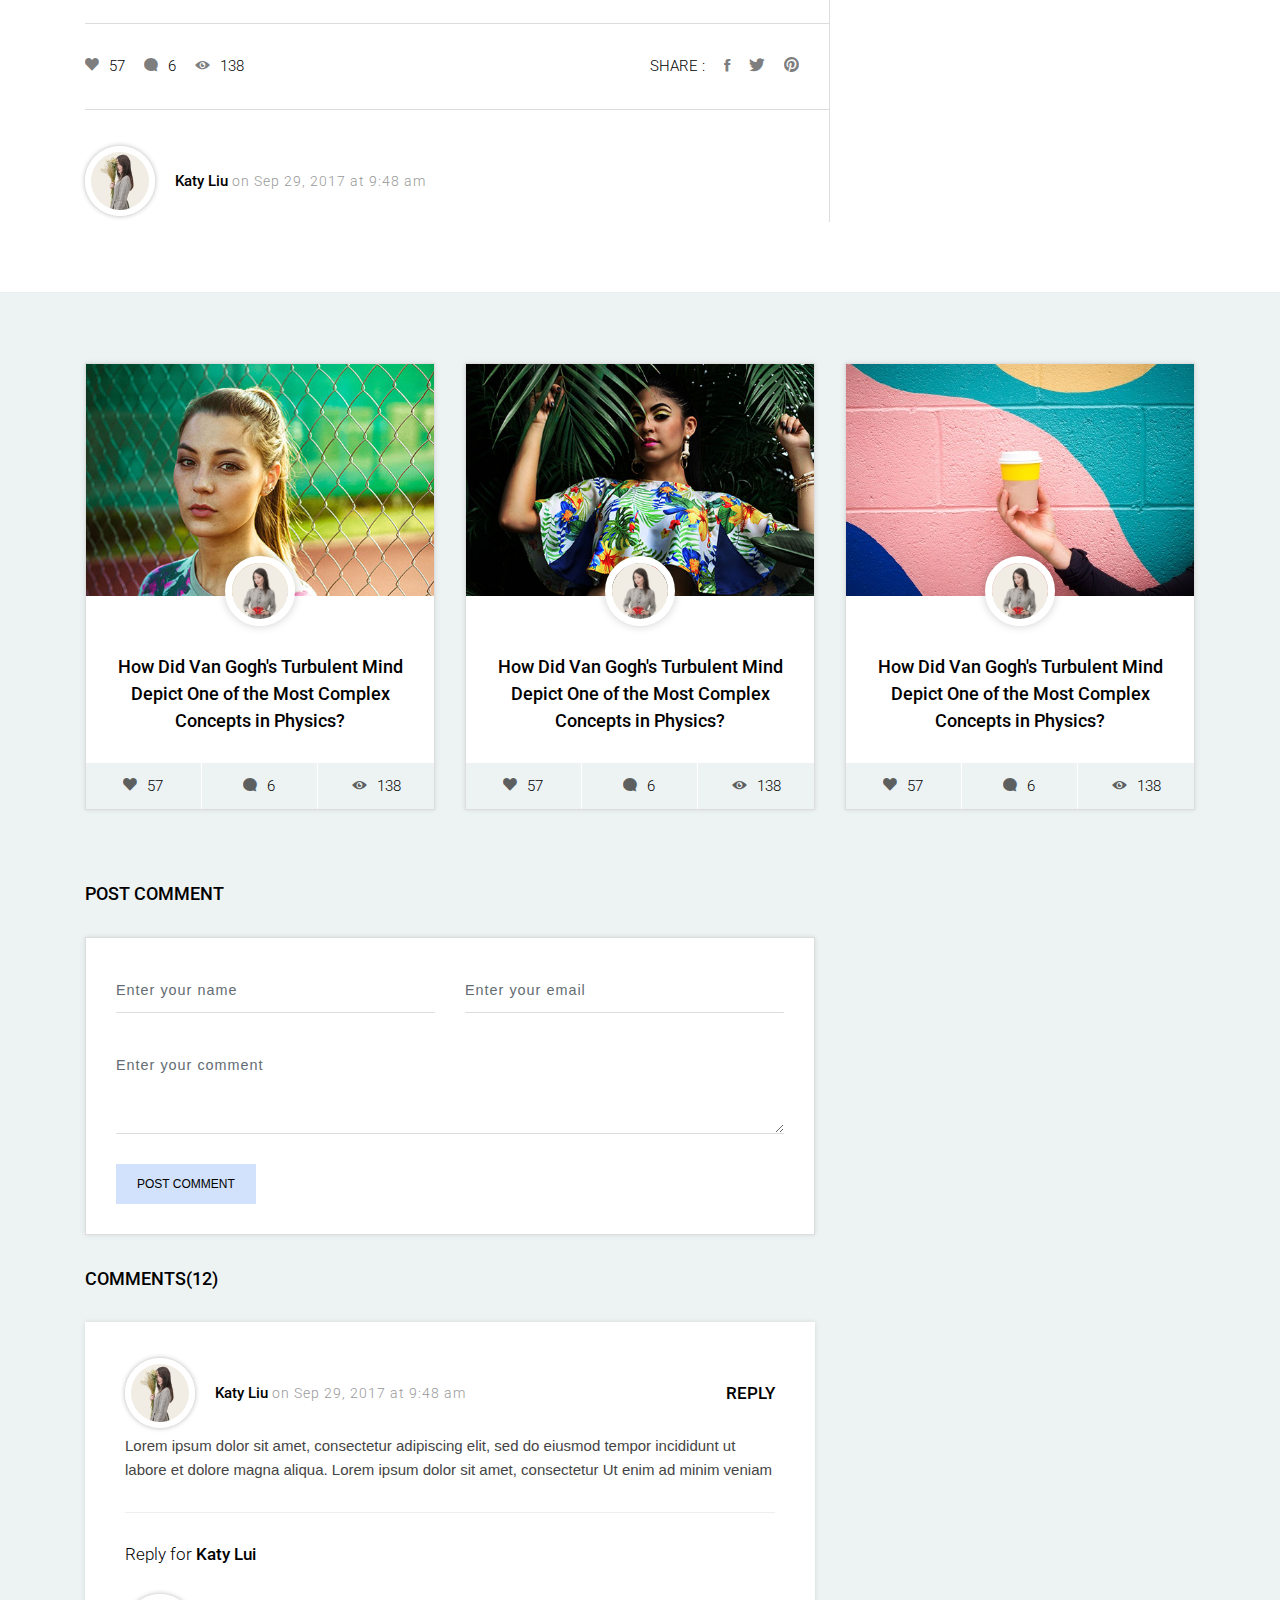
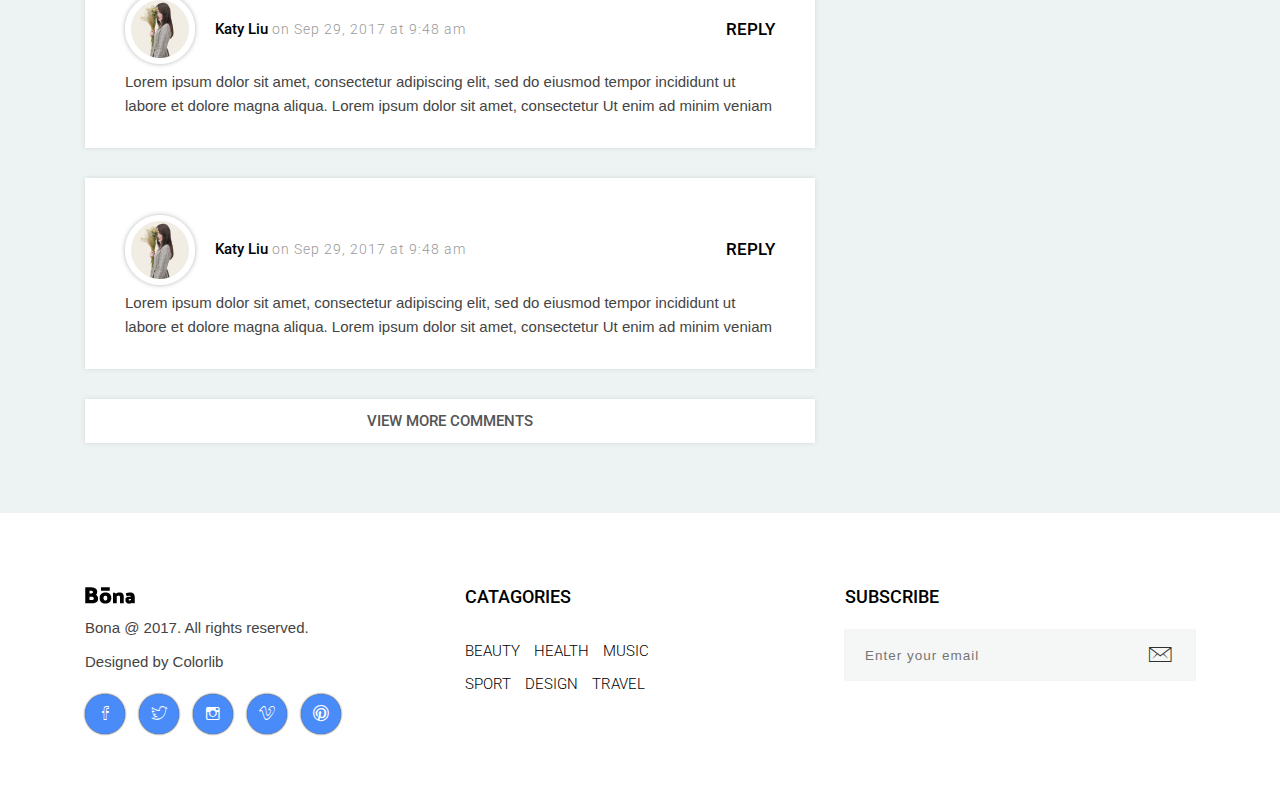
<file: bona/single-post-1.html>
<!DOCTYPE HTML>
<html lang="en">
<head>
	<title>TITLE</title>
	<meta http-equiv="X-UA-Compatible" content="IE=edge">
    <meta name="viewport" content="width=device-width, initial-scale=1">
	<meta charset="UTF-8">


	<!-- Font -->

	<link href="https://fonts.googleapis.com/css?family=Roboto:300,400,500" rel="stylesheet">


	<!-- Stylesheets -->

	<link href="common-css/bootstrap.css" rel="stylesheet">

	<link href="common-css/ionicons.css" rel="stylesheet">


	<link href="single-post-1/css/styles.css" rel="stylesheet">

	<link href="single-post-1/css/responsive.css" rel="stylesheet">

</head>
<body >

	<header>
		<div class="container-fluid position-relative no-side-padding">

			<a href="#" class="logo"><img src="images/logo.png" alt="Logo Image"></a>

			<div class="menu-nav-icon" data-nav-menu="#main-menu"><i class="ion-navicon"></i></div>

			<ul class="main-menu visible-on-click" id="main-menu">
				<li><a href="#">Home</a></li>
				<li><a href="#">Categories</a></li>
				<li><a href="#">Features</a></li>
			</ul><!-- main-menu -->

			<div class="src-area">
				<form>
					<button class="src-btn" type="submit"><i class="ion-ios-search-strong"></i></button>
					<input class="src-input" type="text" placeholder="Type of search">
				</form>
			</div>

		</div><!-- conatiner -->
	</header>


	<div class="slider">
		<div class="display-table  center-text">
			<h1 class="title display-table-cell"><b>DESIGN</b></h1>
		</div>
	</div><!-- slider -->

	<section class="post-area section">
		<div class="container">

			<div class="row">

				<div class="col-lg-8 col-md-12 no-right-padding">

					<div class="main-post">

						<div class="blog-post-inner">

							<div class="post-info">

								<div class="left-area">
									<a class="avatar" href="#"><img src="images/avatar-1-120x120.jpg" alt="Profile Image"></a>
								</div>

								<div class="middle-area">
									<a class="name" href="#"><b>Katy Liu</b></a>
									<h6 class="date">on Sep 29, 2017 at 9:48 am</h6>
								</div>

							</div><!-- post-info -->

							<h3 class="title"><a href="#"><b>How Did Van Gogh's Turbulent Mind Depict One of the Most Complex Concepts in Physics?</b></a></h3>

							<p class="para">Lorem ipsum dolor sit amet, consectetur adipiscing elit, sed do eiusmod tempor incididunt ut labore et
							dolore magna aliqua. Ut enim ad minim veniam, quis nostrud exercitation ullamco laboris nisi ut aliquip ex
							ea commodo consequat. Duis aute irure dolor in reprehenderit in voluptate velit esse cillum dolore eu fugiat
							nulla pariatur. Excepteur sint
							occaecat cupidatat non proident, sunt in culpa qui officia deserunt mollit anim id est laborum</p>

							<div class="post-image"><img src="images/blog-1-1000x600.jpg" alt="Blog Image"></div>

							<p class="para">Lorem ipsum dolor sit amet, consectetur adipiscing elit, sed do eiusmod tempor incididunt ut labore et
							dolore magna aliqua. Ut enim ad minim veniam, quis nostrud exercitation ullamco laboris nisi ut aliquip ex
							ea commodo consequat. Duis aute irure dolor in reprehenderit in voluptate velit esse cillum dolore eu fugiat
							nulla pariatur. Excepteur sint
							occaecat cupidatat non proident, sunt in culpa qui officia deserunt mollit anim id est laborum</p>

							<ul class="tags">
								<li><a href="#">Mnual</a></li>
								<li><a href="#">Liberty</a></li>
								<li><a href="#">Recommendation</a></li>
								<li><a href="#">Inspiration</a></li>
							</ul>
						</div><!-- blog-post-inner -->

						<div class="post-icons-area">
							<ul class="post-icons">
								<li><a href="#"><i class="ion-heart"></i>57</a></li>
								<li><a href="#"><i class="ion-chatbubble"></i>6</a></li>
								<li><a href="#"><i class="ion-eye"></i>138</a></li>
							</ul>

							<ul class="icons">
								<li>SHARE : </li>
								<li><a href="#"><i class="ion-social-facebook"></i></a></li>
								<li><a href="#"><i class="ion-social-twitter"></i></a></li>
								<li><a href="#"><i class="ion-social-pinterest"></i></a></li>
							</ul>
						</div>

						<div class="post-footer post-info">

							<div class="left-area">
								<a class="avatar" href="#"><img src="images/avatar-1-120x120.jpg" alt="Profile Image"></a>
							</div>

							<div class="middle-area">
								<a class="name" href="#"><b>Katy Liu</b></a>
								<h6 class="date">on Sep 29, 2017 at 9:48 am</h6>
							</div>

						</div><!-- post-info -->


					</div><!-- main-post -->
				</div><!-- col-lg-8 col-md-12 -->

				<div class="col-lg-4 col-md-12 no-left-padding">

					<div class="single-post info-area">

						<div class="sidebar-area about-area">
							<h4 class="title"><b>ABOUT BONA</b></h4>
							<p>Lorem ipsum dolor sit amet, consectetur adipiscing elit, sed do eiusmod tempor incididunt
								ut labore et dolore magna aliqua. Lorem ipsum dolor sit amet, consectetur
								Ut enim ad minim veniam</p>
						</div>

						<div class="sidebar-area subscribe-area">

							<h4 class="title"><b>SUBSCRIBE</b></h4>
							<div class="input-area">
								<form>
									<input class="email-input" type="text" placeholder="Enter your email">
									<button class="submit-btn" type="submit"><i class="icon ion-ios-email-outline"></i></button>
								</form>
							</div>

						</div><!-- subscribe-area -->

						<div class="tag-area">

							<h4 class="title"><b>TAG CLOUD</b></h4>
							<ul>
								<li><a href="#">Manual</a></li>
								<li><a href="#">Liberty</a></li>
								<li><a href="#">Recomendation</a></li>
								<li><a href="#">Interpritation</a></li>
								<li><a href="#">Manual</a></li>
								<li><a href="#">Liberty</a></li>
								<li><a href="#">Recomendation</a></li>
								<li><a href="#">Interpritation</a></li>
							</ul>

						</div><!-- subscribe-area -->

					</div><!-- info-area -->

				</div><!-- col-lg-4 col-md-12 -->

			</div><!-- row -->

		</div><!-- container -->
	</section><!-- post-area -->


	<section class="recomended-area section">
		<div class="container">
			<div class="row">

				<div class="col-lg-4 col-md-6">
					<div class="card h-100">
						<div class="single-post post-style-1">

							<div class="blog-image"><img src="images/alex-lambley-205711.jpg" alt="Blog Image"></div>

							<a class="avatar" href="#"><img src="images/icons8-team-355979.jpg" alt="Profile Image"></a>

							<div class="blog-info">

								<h4 class="title"><a href="#"><b>How Did Van Gogh's Turbulent Mind Depict One of the Most Complex
								Concepts in Physics?</b></a></h4>

								<ul class="post-footer">
									<li><a href="#"><i class="ion-heart"></i>57</a></li>
									<li><a href="#"><i class="ion-chatbubble"></i>6</a></li>
									<li><a href="#"><i class="ion-eye"></i>138</a></li>
								</ul>

							</div><!-- blog-info -->
						</div><!-- single-post -->
					</div><!-- card -->
				</div><!-- col-md-6 col-sm-12 -->

				<div class="col-lg-4 col-md-6">
					<div class="card h-100">
						<div class="single-post post-style-1">

							<div class="blog-image"><img src="images/caroline-veronez-165944.jpg" alt="Blog Image"></div>

							<a class="avatar" href="#"><img src="images/icons8-team-355979.jpg" alt="Profile Image"></a>

							<div class="blog-info">
								<h4 class="title"><a href="#"><b>How Did Van Gogh's Turbulent Mind Depict One of the Most Complex
									Concepts in Physics?</b></a></h4>

								<ul class="post-footer">
									<li><a href="#"><i class="ion-heart"></i>57</a></li>
									<li><a href="#"><i class="ion-chatbubble"></i>6</a></li>
									<li><a href="#"><i class="ion-eye"></i>138</a></li>
								</ul>
							</div><!-- blog-info -->

						</div><!-- single-post -->

					</div><!-- card -->
				</div><!-- col-md-6 col-sm-12 -->

				<div class="col-lg-4 col-md-6">
					<div class="card h-100">
						<div class="single-post post-style-1">

							<div class="blog-image"><img src="images/marion-michele-330691.jpg" alt="Blog Image"></div>

							<a class="avatar" href="#"><img src="images/icons8-team-355979.jpg" alt="Profile Image"></a>

							<div class="blog-info">
								<h4 class="title"><a href="#"><b>How Did Van Gogh's Turbulent Mind Depict One of the Most Complex
									Concepts in Physics?</b></a></h4>

								<ul class="post-footer">
									<li><a href="#"><i class="ion-heart"></i>57</a></li>
									<li><a href="#"><i class="ion-chatbubble"></i>6</a></li>
									<li><a href="#"><i class="ion-eye"></i>138</a></li>
								</ul>
							</div><!-- blog-info -->

						</div><!-- single-post -->

					</div><!-- card -->
				</div><!-- col-md-6 col-sm-12 -->

			</div><!-- row -->

		</div><!-- container -->
	</section>

	<section class="comment-section">
		<div class="container">
			<h4><b>POST COMMENT</b></h4>
			<div class="row">

				<div class="col-lg-8 col-md-12">
					<div class="comment-form">
						<form method="post">
							<div class="row">

								<div class="col-sm-6">
									<input type="text" aria-required="true" name="contact-form-name" class="form-control"
										placeholder="Enter your name" aria-invalid="true" required >
								</div><!-- col-sm-6 -->
								<div class="col-sm-6">
									<input type="email" aria-required="true" name="contact-form-email" class="form-control"
										placeholder="Enter your email" aria-invalid="true" required>
								</div><!-- col-sm-6 -->

								<div class="col-sm-12">
									<textarea name="contact-form-message" rows="2" class="text-area-messge form-control"
										placeholder="Enter your comment" aria-required="true" aria-invalid="false"></textarea >
								</div><!-- col-sm-12 -->
								<div class="col-sm-12">
									<button class="submit-btn" type="submit" id="form-submit"><b>POST COMMENT</b></button>
								</div><!-- col-sm-12 -->

							</div><!-- row -->
						</form>
					</div><!-- comment-form -->

					<h4><b>COMMENTS(12)</b></h4>

					<div class="commnets-area">

						<div class="comment">

							<div class="post-info">

								<div class="left-area">
									<a class="avatar" href="#"><img src="images/avatar-1-120x120.jpg" alt="Profile Image"></a>
								</div>

								<div class="middle-area">
									<a class="name" href="#"><b>Katy Liu</b></a>
									<h6 class="date">on Sep 29, 2017 at 9:48 am</h6>
								</div>

								<div class="right-area">
									<h5 class="reply-btn" ><a href="#"><b>REPLY</b></a></h5>
								</div>

							</div><!-- post-info -->

							<p>Lorem ipsum dolor sit amet, consectetur adipiscing elit, sed do eiusmod tempor incididunt
								ut labore et dolore magna aliqua. Lorem ipsum dolor sit amet, consectetur
								Ut enim ad minim veniam</p>

						</div>

						<div class="comment">
							<h5 class="reply-for">Reply for <a href="#"><b>Katy Lui</b></a></h5>

							<div class="post-info">

								<div class="left-area">
									<a class="avatar" href="#"><img src="images/avatar-1-120x120.jpg" alt="Profile Image"></a>
								</div>

								<div class="middle-area">
									<a class="name" href="#"><b>Katy Liu</b></a>
									<h6 class="date">on Sep 29, 2017 at 9:48 am</h6>
								</div>

								<div class="right-area">
									<h5 class="reply-btn" ><a href="#"><b>REPLY</b></a></h5>
								</div>

							</div><!-- post-info -->

							<p>Lorem ipsum dolor sit amet, consectetur adipiscing elit, sed do eiusmod tempor incididunt
								ut labore et dolore magna aliqua. Lorem ipsum dolor sit amet, consectetur
								Ut enim ad minim veniam</p>

						</div>

					</div><!-- commnets-area -->

					<div class="commnets-area ">

						<div class="comment">

							<div class="post-info">

								<div class="left-area">
									<a class="avatar" href="#"><img src="images/avatar-1-120x120.jpg" alt="Profile Image"></a>
								</div>

								<div class="middle-area">
									<a class="name" href="#"><b>Katy Liu</b></a>
									<h6 class="date">on Sep 29, 2017 at 9:48 am</h6>
								</div>

								<div class="right-area">
									<h5 class="reply-btn" ><a href="#"><b>REPLY</b></a></h5>
								</div>

							</div><!-- post-info -->

							<p>Lorem ipsum dolor sit amet, consectetur adipiscing elit, sed do eiusmod tempor incididunt
								ut labore et dolore magna aliqua. Lorem ipsum dolor sit amet, consectetur
								Ut enim ad minim veniam</p>

						</div>

					</div><!-- commnets-area -->

					<a class="more-comment-btn" href="#"><b>VIEW MORE COMMENTS</a>

				</div><!-- col-lg-8 col-md-12 -->

			</div><!-- row -->

		</div><!-- container -->
	</section>

	<footer>

		<div class="container">
			<div class="row">

				<div class="col-lg-4 col-md-6">
					<div class="footer-section">

						<a class="logo" href="#"><img src="images/logo.png" alt="Logo Image"></a>
						<p class="copyright">Bona @ 2017. All rights reserved.</p>
						<p class="copyright">Designed by <a href="https://colorlib.com" target="_blank">Colorlib</a></p>
						<ul class="icons">
							<li><a href="#"><i class="ion-social-facebook-outline"></i></a></li>
							<li><a href="#"><i class="ion-social-twitter-outline"></i></a></li>
							<li><a href="#"><i class="ion-social-instagram-outline"></i></a></li>
							<li><a href="#"><i class="ion-social-vimeo-outline"></i></a></li>
							<li><a href="#"><i class="ion-social-pinterest-outline"></i></a></li>
						</ul>

					</div><!-- footer-section -->
				</div><!-- col-lg-4 col-md-6 -->

				<div class="col-lg-4 col-md-6">
						<div class="footer-section">
						<h4 class="title"><b>CATAGORIES</b></h4>
						<ul>
							<li><a href="#">BEAUTY</a></li>
							<li><a href="#">HEALTH</a></li>
							<li><a href="#">MUSIC</a></li>
						</ul>
						<ul>
							<li><a href="#">SPORT</a></li>
							<li><a href="#">DESIGN</a></li>
							<li><a href="#">TRAVEL</a></li>
						</ul>
					</div><!-- footer-section -->
				</div><!-- col-lg-4 col-md-6 -->

				<div class="col-lg-4 col-md-6">
					<div class="footer-section">

						<h4 class="title"><b>SUBSCRIBE</b></h4>
						<div class="input-area">
							<form>
								<input class="email-input" type="text" placeholder="Enter your email">
								<button class="submit-btn" type="submit"><i class="icon ion-ios-email-outline"></i></button>
							</form>
						</div>

					</div><!-- footer-section -->
				</div><!-- col-lg-4 col-md-6 -->

			</div><!-- row -->
		</div><!-- container -->
	</footer>


	<!-- SCIPTS -->

	<script src="common-js/jquery-3.1.1.min.js"></script>

	<script src="common-js/tether.min.js"></script>

	<script src="common-js/bootstrap.js"></script>

	<script src="common-js/scripts.js"></script>

</body>
</html>
</file>
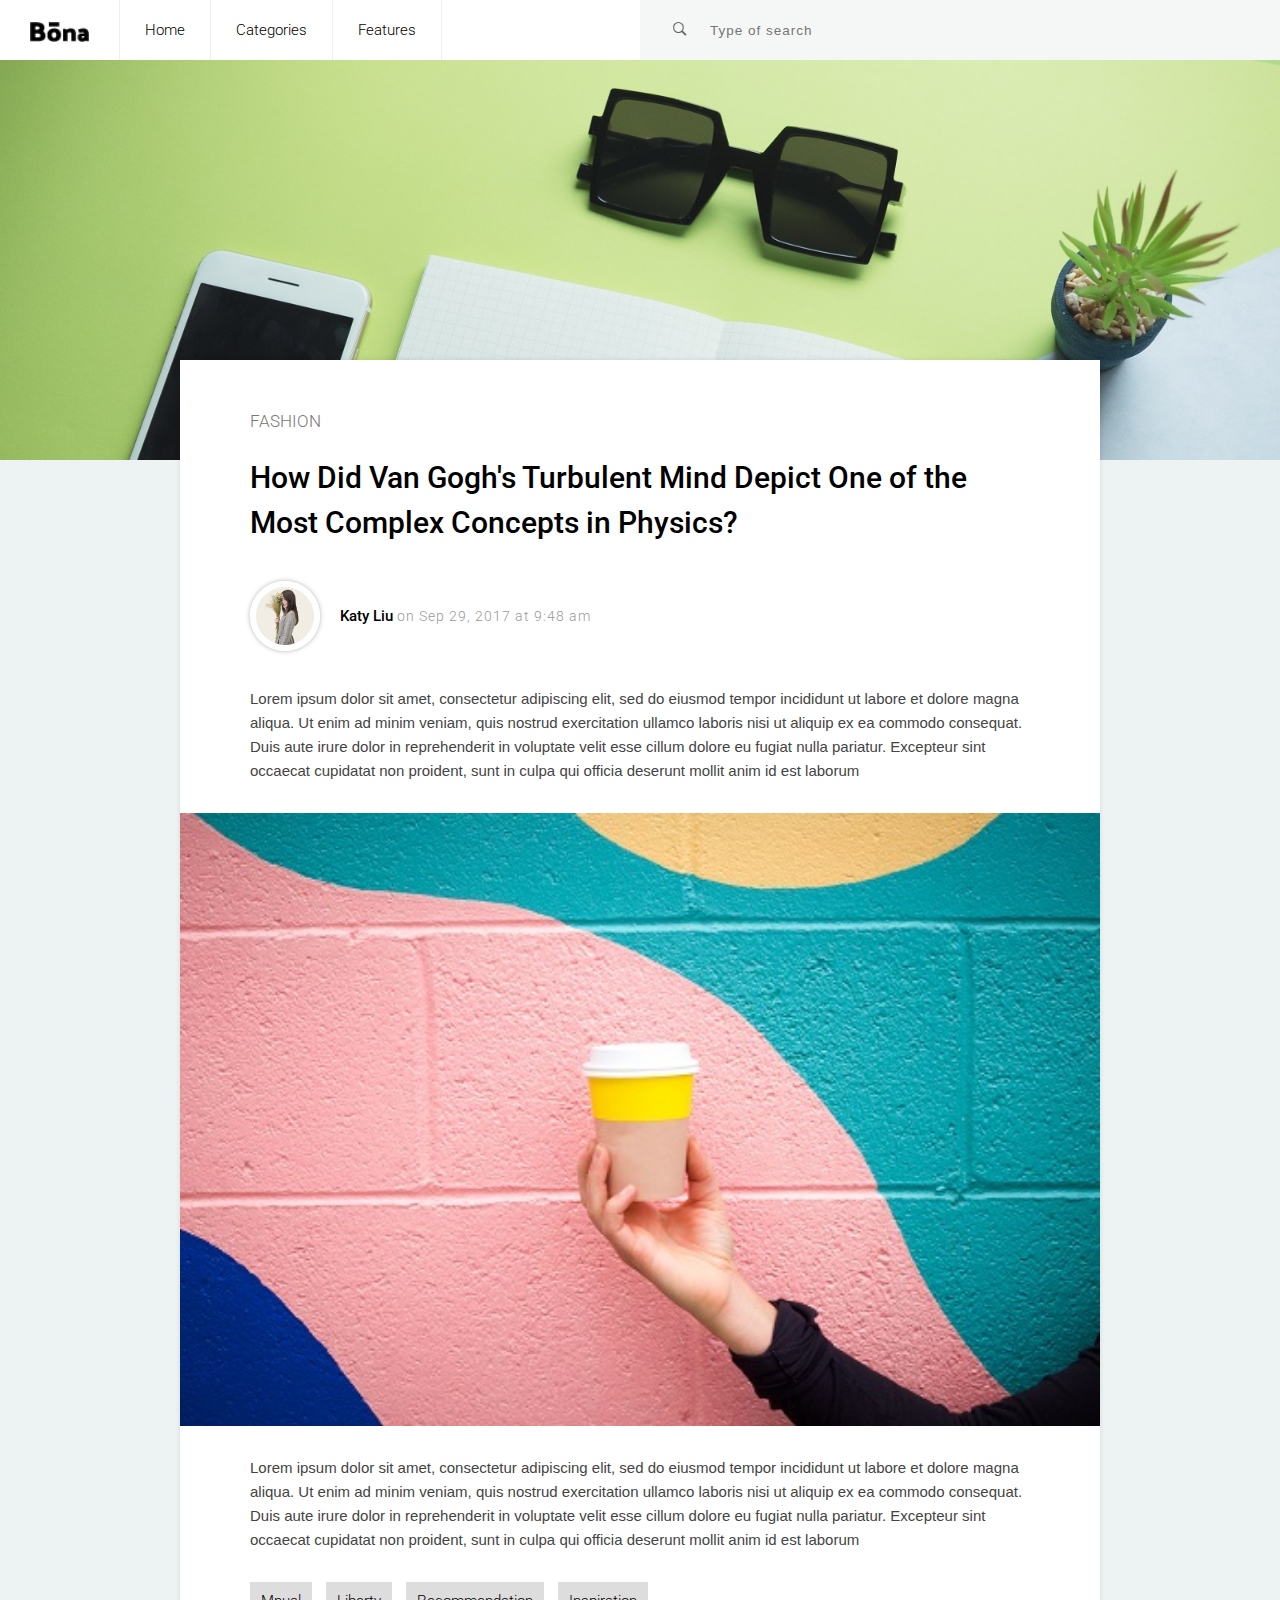
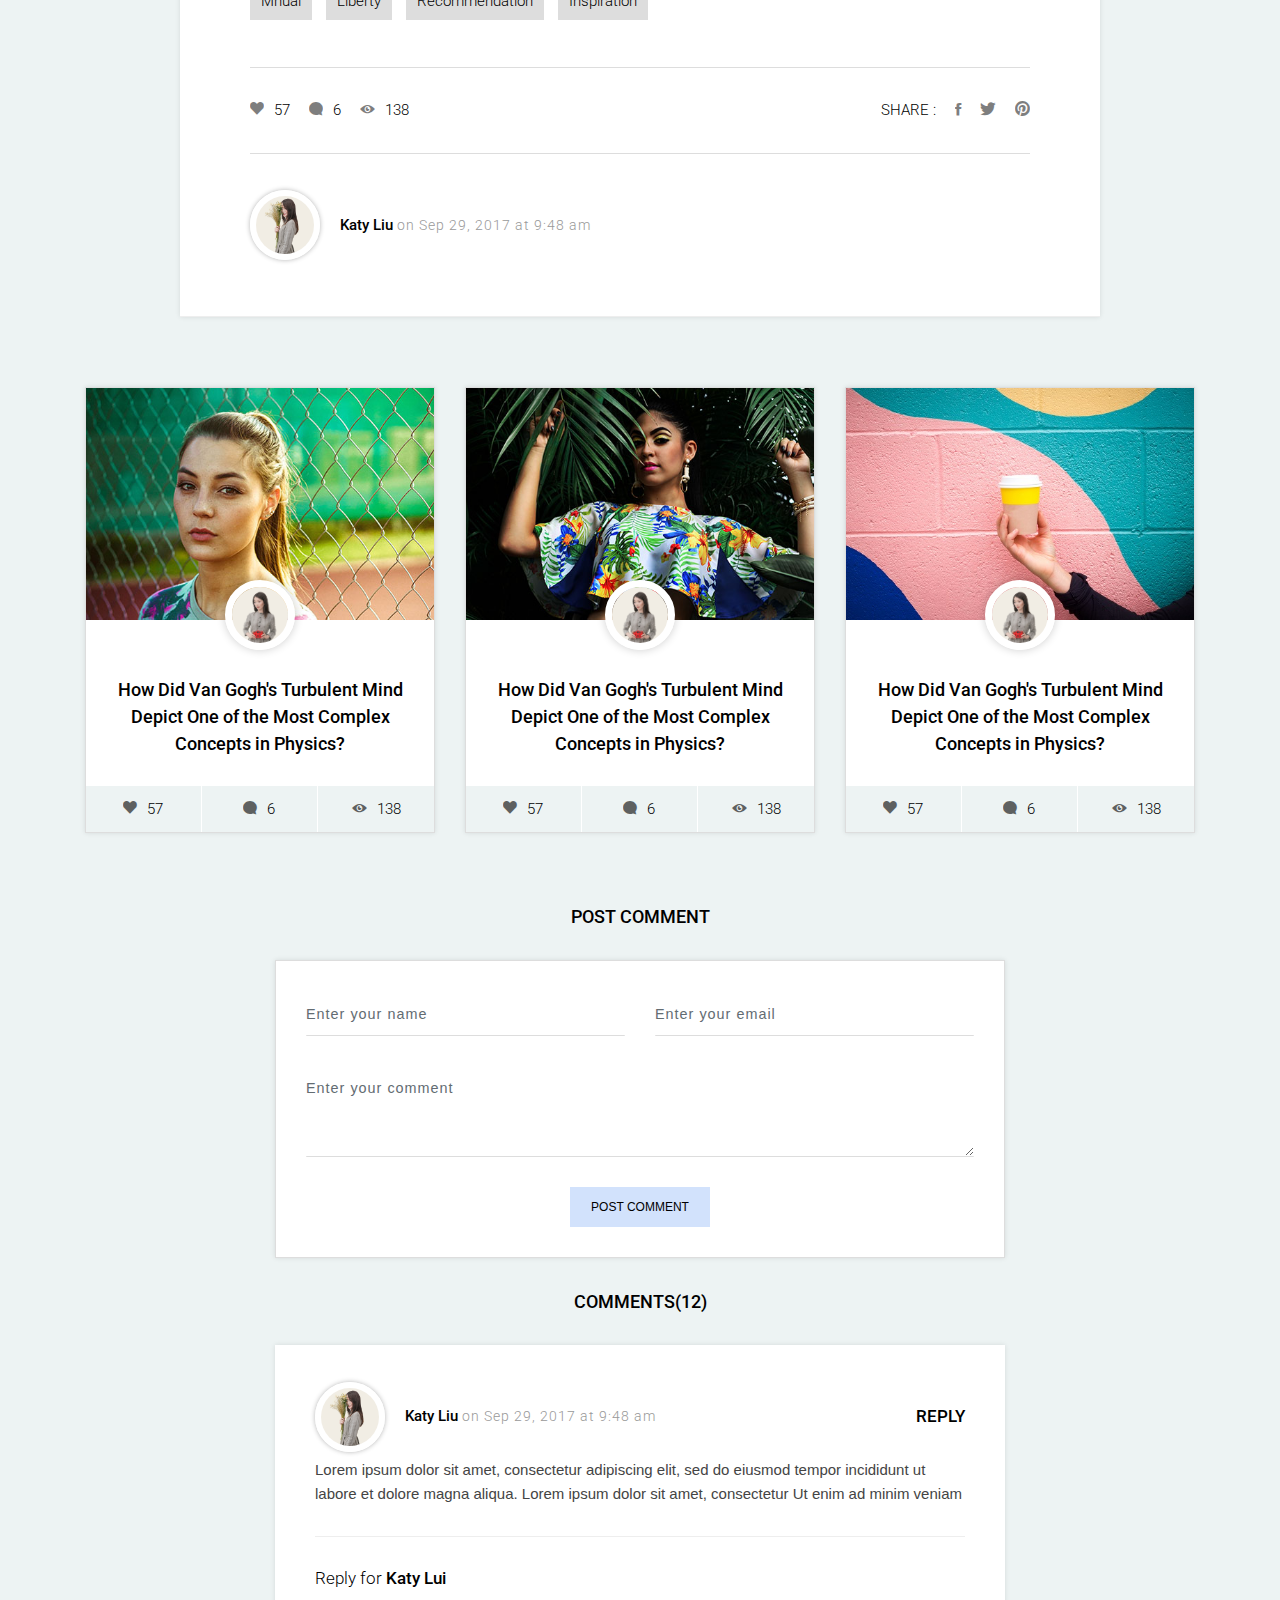
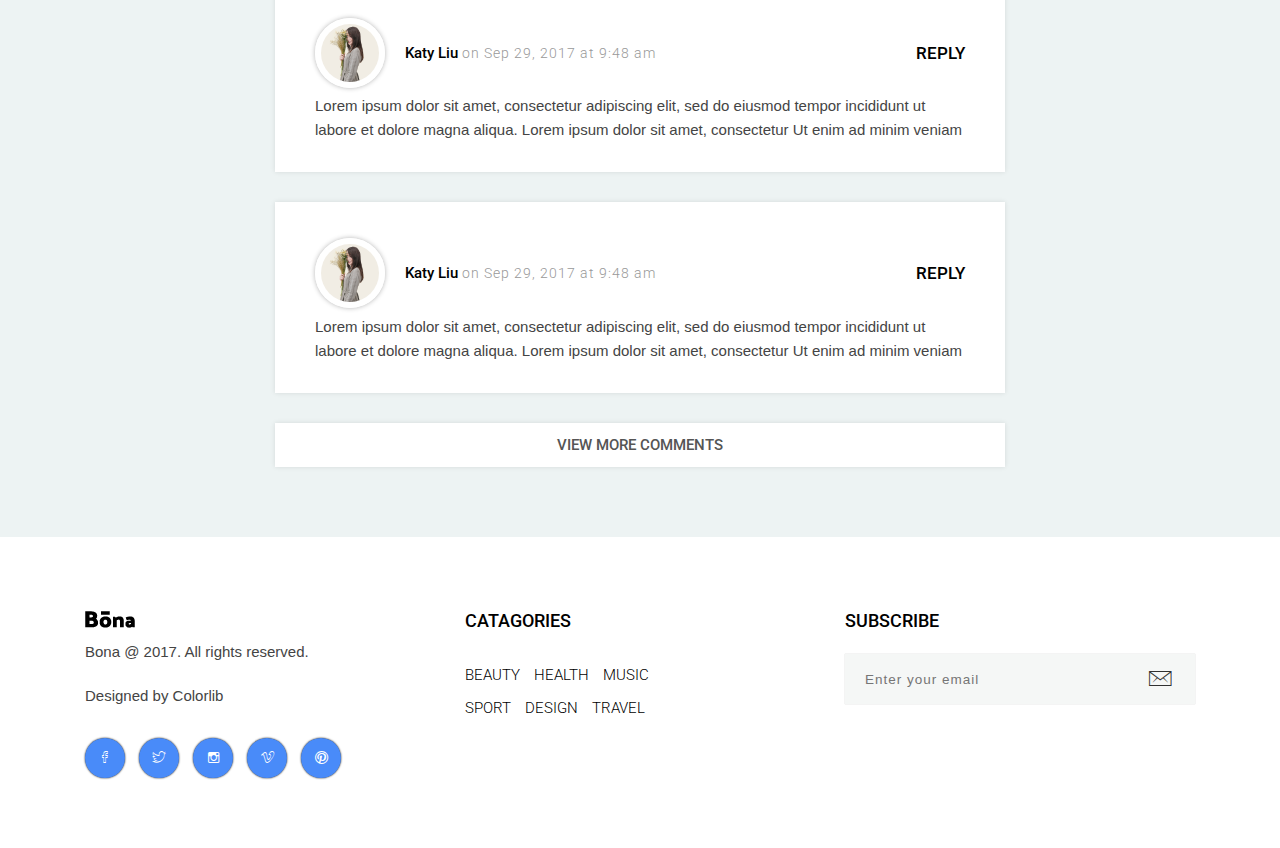
<file: bona/single-post-2.html>
<!DOCTYPE HTML>
<html lang="en">
<head>
	<title>TITLE</title>
	<meta http-equiv="X-UA-Compatible" content="IE=edge">
    <meta name="viewport" content="width=device-width, initial-scale=1">
	<meta charset="UTF-8">


	<!-- Font -->

	<link href="https://fonts.googleapis.com/css?family=Roboto:300,400,500" rel="stylesheet">


	<!-- Stylesheets -->

	<link href="common-css/bootstrap.css" rel="stylesheet">

	<link href="common-css/ionicons.css" rel="stylesheet">


	<link href="single-post-2/css/styles.css" rel="stylesheet">

	<link href="single-post-2/css/responsive.css" rel="stylesheet">

</head>
<body >

	<header>
		<div class="container-fluid position-relative no-side-padding">

			<a href="#" class="logo"><img src="images/logo.png" alt="Logo Image"></a>

			<div class="menu-nav-icon" data-nav-menu="#main-menu"><i class="ion-navicon"></i></div>

			<ul class="main-menu visible-on-click" id="main-menu">
				<li><a href="#">Home</a></li>
				<li><a href="#">Categories</a></li>
				<li><a href="#">Features</a></li>
			</ul><!-- main-menu -->

			<div class="src-area">
				<form>
					<button class="src-btn" type="submit"><i class="ion-ios-search-strong"></i></button>
					<input class="src-input" type="text" placeholder="Type of search">
				</form>
			</div>

		</div><!-- conatiner -->
	</header>

	<div class="slider">

	</div><!-- slider -->

	<section class="post-area">
		<div class="container">

			<div class="row">

				<div class="col-lg-1 col-md-0"></div>
				<div class="col-lg-10 col-md-12">

					<div class="main-post">

						<div class="post-top-area">

							<h5 class="pre-title">FASHION</h5>

							<h3 class="title"><a href="#"><b>How Did Van Gogh's Turbulent Mind Depict One of the Most Complex Concepts in Physics?</b></a></h3>

							<div class="post-info">

								<div class="left-area">
									<a class="avatar" href="#"><img src="images/avatar-1-120x120.jpg" alt="Profile Image"></a>
								</div>

								<div class="middle-area">
									<a class="name" href="#"><b>Katy Liu</b></a>
									<h6 class="date">on Sep 29, 2017 at 9:48 am</h6>
								</div>

							</div><!-- post-info -->

							<p class="para">Lorem ipsum dolor sit amet, consectetur adipiscing elit, sed do eiusmod tempor incididunt ut labore et
							dolore magna aliqua. Ut enim ad minim veniam, quis nostrud exercitation ullamco laboris nisi ut aliquip ex
							ea commodo consequat. Duis aute irure dolor in reprehenderit in voluptate velit esse cillum dolore eu fugiat
							nulla pariatur. Excepteur sint
							occaecat cupidatat non proident, sunt in culpa qui officia deserunt mollit anim id est laborum</p>

						</div><!-- post-top-area -->

						<div class="post-image"><img src="images/blog-1-1000x600.jpg" alt="Blog Image"></div>

						<div class="post-bottom-area">

							<p class="para">Lorem ipsum dolor sit amet, consectetur adipiscing elit, sed do eiusmod tempor incididunt ut labore et
							dolore magna aliqua. Ut enim ad minim veniam, quis nostrud exercitation ullamco laboris nisi ut aliquip ex
							ea commodo consequat. Duis aute irure dolor in reprehenderit in voluptate velit esse cillum dolore eu fugiat
							nulla pariatur. Excepteur sint
							occaecat cupidatat non proident, sunt in culpa qui officia deserunt mollit anim id est laborum</p>

							<ul class="tags">
								<li><a href="#">Mnual</a></li>
								<li><a href="#">Liberty</a></li>
								<li><a href="#">Recommendation</a></li>
								<li><a href="#">Inspiration</a></li>
							</ul>

							<div class="post-icons-area">
								<ul class="post-icons">
									<li><a href="#"><i class="ion-heart"></i>57</a></li>
									<li><a href="#"><i class="ion-chatbubble"></i>6</a></li>
									<li><a href="#"><i class="ion-eye"></i>138</a></li>
								</ul>

								<ul class="icons">
									<li>SHARE : </li>
									<li><a href="#"><i class="ion-social-facebook"></i></a></li>
									<li><a href="#"><i class="ion-social-twitter"></i></a></li>
									<li><a href="#"><i class="ion-social-pinterest"></i></a></li>
								</ul>
							</div>

							<div class="post-footer post-info">

								<div class="left-area">
									<a class="avatar" href="#"><img src="images/avatar-1-120x120.jpg" alt="Profile Image"></a>
								</div>

								<div class="middle-area">
									<a class="name" href="#"><b>Katy Liu</b></a>
									<h6 class="date">on Sep 29, 2017 at 9:48 am</h6>
								</div>

							</div><!-- post-info -->

						</div><!-- post-bottom-area -->

					</div><!-- main-post -->
				</div><!-- col-lg-8 col-md-12 -->
			</div><!-- row -->
		</div><!-- container -->
	</section><!-- post-area -->


	<section class="recomended-area section">
		<div class="container">
			<div class="row">

				<div class="col-lg-4 col-md-6">
					<div class="card h-100">
						<div class="single-post post-style-1">

							<div class="blog-image"><img src="images/alex-lambley-205711.jpg" alt="Blog Image"></div>

							<a class="avatar" href="#"><img src="images/icons8-team-355979.jpg" alt="Profile Image"></a>

							<div class="blog-info">

								<h4 class="title"><a href="#"><b>How Did Van Gogh's Turbulent Mind Depict One of the Most Complex
								Concepts in Physics?</b></a></h4>

								<ul class="post-footer">
									<li><a href="#"><i class="ion-heart"></i>57</a></li>
									<li><a href="#"><i class="ion-chatbubble"></i>6</a></li>
									<li><a href="#"><i class="ion-eye"></i>138</a></li>
								</ul>

							</div><!-- blog-info -->
						</div><!-- single-post -->
					</div><!-- card -->
				</div><!-- col-md-6 col-sm-12 -->

				<div class="col-lg-4 col-md-6">
					<div class="card h-100">
						<div class="single-post post-style-1">

							<div class="blog-image"><img src="images/caroline-veronez-165944.jpg" alt="Blog Image"></div>

							<a class="avatar" href="#"><img src="images/icons8-team-355979.jpg" alt="Profile Image"></a>

							<div class="blog-info">
								<h4 class="title"><a href="#"><b>How Did Van Gogh's Turbulent Mind Depict One of the Most Complex
									Concepts in Physics?</b></a></h4>

								<ul class="post-footer">
									<li><a href="#"><i class="ion-heart"></i>57</a></li>
									<li><a href="#"><i class="ion-chatbubble"></i>6</a></li>
									<li><a href="#"><i class="ion-eye"></i>138</a></li>
								</ul>
							</div><!-- blog-info -->

						</div><!-- single-post -->

					</div><!-- card -->
				</div><!-- col-md-6 col-sm-12 -->

				<div class="col-lg-4 col-md-6">
					<div class="card h-100">
						<div class="single-post post-style-1">

							<div class="blog-image"><img src="images/marion-michele-330691.jpg" alt="Blog Image"></div>

							<a class="avatar" href="#"><img src="images/icons8-team-355979.jpg" alt="Profile Image"></a>

							<div class="blog-info">
								<h4 class="title"><a href="#"><b>How Did Van Gogh's Turbulent Mind Depict One of the Most Complex
									Concepts in Physics?</b></a></h4>

								<ul class="post-footer">
									<li><a href="#"><i class="ion-heart"></i>57</a></li>
									<li><a href="#"><i class="ion-chatbubble"></i>6</a></li>
									<li><a href="#"><i class="ion-eye"></i>138</a></li>
								</ul>
							</div><!-- blog-info -->

						</div><!-- single-post -->

					</div><!-- card -->
				</div><!-- col-md-6 col-sm-12 -->

			</div><!-- row -->

		</div><!-- container -->
	</section>

	<section class="comment-section center-text">
		<div class="container">
			<h4><b>POST COMMENT</b></h4>
			<div class="row">

				<div class="col-lg-2 col-md-0"></div>

				<div class="col-lg-8 col-md-12">
					<div class="comment-form">
						<form method="post">
							<div class="row">

								<div class="col-sm-6">
									<input type="text" aria-required="true" name="contact-form-name" class="form-control"
										placeholder="Enter your name" aria-invalid="true" required >
								</div><!-- col-sm-6 -->
								<div class="col-sm-6">
									<input type="email" aria-required="true" name="contact-form-email" class="form-control"
										placeholder="Enter your email" aria-invalid="true" required>
								</div><!-- col-sm-6 -->

								<div class="col-sm-12">
									<textarea name="contact-form-message" rows="2" class="text-area-messge form-control"
										placeholder="Enter your comment" aria-required="true" aria-invalid="false"></textarea >
								</div><!-- col-sm-12 -->
								<div class="col-sm-12">
									<button class="submit-btn" type="submit" id="form-submit"><b>POST COMMENT</b></button>
								</div><!-- col-sm-12 -->

							</div><!-- row -->
						</form>
					</div><!-- comment-form -->

					<h4><b>COMMENTS(12)</b></h4>

					<div class="commnets-area text-left">

						<div class="comment">

							<div class="post-info">

								<div class="left-area">
									<a class="avatar" href="#"><img src="images/avatar-1-120x120.jpg" alt="Profile Image"></a>
								</div>

								<div class="middle-area">
									<a class="name" href="#"><b>Katy Liu</b></a>
									<h6 class="date">on Sep 29, 2017 at 9:48 am</h6>
								</div>

								<div class="right-area">
									<h5 class="reply-btn" ><a href="#"><b>REPLY</b></a></h5>
								</div>

							</div><!-- post-info -->

							<p>Lorem ipsum dolor sit amet, consectetur adipiscing elit, sed do eiusmod tempor incididunt
								ut labore et dolore magna aliqua. Lorem ipsum dolor sit amet, consectetur
								Ut enim ad minim veniam</p>

						</div>

						<div class="comment">
							<h5 class="reply-for">Reply for <a href="#"><b>Katy Lui</b></a></h5>

							<div class="post-info">

								<div class="left-area">
									<a class="avatar" href="#"><img src="images/avatar-1-120x120.jpg" alt="Profile Image"></a>
								</div>

								<div class="middle-area">
									<a class="name" href="#"><b>Katy Liu</b></a>
									<h6 class="date">on Sep 29, 2017 at 9:48 am</h6>
								</div>

								<div class="right-area">
									<h5 class="reply-btn" ><a href="#"><b>REPLY</b></a></h5>
								</div>

							</div><!-- post-info -->

							<p>Lorem ipsum dolor sit amet, consectetur adipiscing elit, sed do eiusmod tempor incididunt
								ut labore et dolore magna aliqua. Lorem ipsum dolor sit amet, consectetur
								Ut enim ad minim veniam</p>

						</div>

					</div><!-- commnets-area -->

					<div class="commnets-area text-left">

						<div class="comment">

							<div class="post-info">

								<div class="left-area">
									<a class="avatar" href="#"><img src="images/avatar-1-120x120.jpg" alt="Profile Image"></a>
								</div>

								<div class="middle-area">
									<a class="name" href="#"><b>Katy Liu</b></a>
									<h6 class="date">on Sep 29, 2017 at 9:48 am</h6>
								</div>

								<div class="right-area">
									<h5 class="reply-btn" ><a href="#"><b>REPLY</b></a></h5>
								</div>

							</div><!-- post-info -->

							<p>Lorem ipsum dolor sit amet, consectetur adipiscing elit, sed do eiusmod tempor incididunt
								ut labore et dolore magna aliqua. Lorem ipsum dolor sit amet, consectetur
								Ut enim ad minim veniam</p>

						</div>

					</div><!-- commnets-area -->

					<a class="more-comment-btn" href="#"><b>VIEW MORE COMMENTS</a>

				</div><!-- col-lg-8 col-md-12 -->

			</div><!-- row -->

		</div><!-- container -->
	</section>

	<footer>

		<div class="container">
			<div class="row">

				<div class="col-lg-4 col-md-6">
					<div class="footer-section">

						<a class="logo" href="#"><img src="images/logo.png" alt="Logo Image"></a>
						<p class="copyright">Bona @ 2017. All rights reserved.</p>
						<p class="copyright">Designed by <a href="https://colorlib.com" target="_blank">Colorlib</a></p>
						<ul class="icons">
							<li><a href="#"><i class="ion-social-facebook-outline"></i></a></li>
							<li><a href="#"><i class="ion-social-twitter-outline"></i></a></li>
							<li><a href="#"><i class="ion-social-instagram-outline"></i></a></li>
							<li><a href="#"><i class="ion-social-vimeo-outline"></i></a></li>
							<li><a href="#"><i class="ion-social-pinterest-outline"></i></a></li>
						</ul>

					</div><!-- footer-section -->
				</div><!-- col-lg-4 col-md-6 -->

				<div class="col-lg-4 col-md-6">
						<div class="footer-section">
						<h4 class="title"><b>CATAGORIES</b></h4>
						<ul>
							<li><a href="#">BEAUTY</a></li>
							<li><a href="#">HEALTH</a></li>
							<li><a href="#">MUSIC</a></li>
						</ul>
						<ul>
							<li><a href="#">SPORT</a></li>
							<li><a href="#">DESIGN</a></li>
							<li><a href="#">TRAVEL</a></li>
						</ul>
					</div><!-- footer-section -->
				</div><!-- col-lg-4 col-md-6 -->

				<div class="col-lg-4 col-md-6">
					<div class="footer-section">

						<h4 class="title"><b>SUBSCRIBE</b></h4>
						<div class="input-area">
							<form>
								<input class="email-input" type="text" placeholder="Enter your email">
								<button class="submit-btn" type="submit"><i class="icon ion-ios-email-outline"></i></button>
							</form>
						</div>

					</div><!-- footer-section -->
				</div><!-- col-lg-4 col-md-6 -->

			</div><!-- row -->
		</div><!-- container -->
	</footer>


	<!-- SCIPTS -->

	<script src="common-js/jquery-3.1.1.min.js"></script>

	<script src="common-js/tether.min.js"></script>

	<script src="common-js/bootstrap.js"></script>

	<script src="common-js/scripts.js"></script>

</body>
</html>
</file>
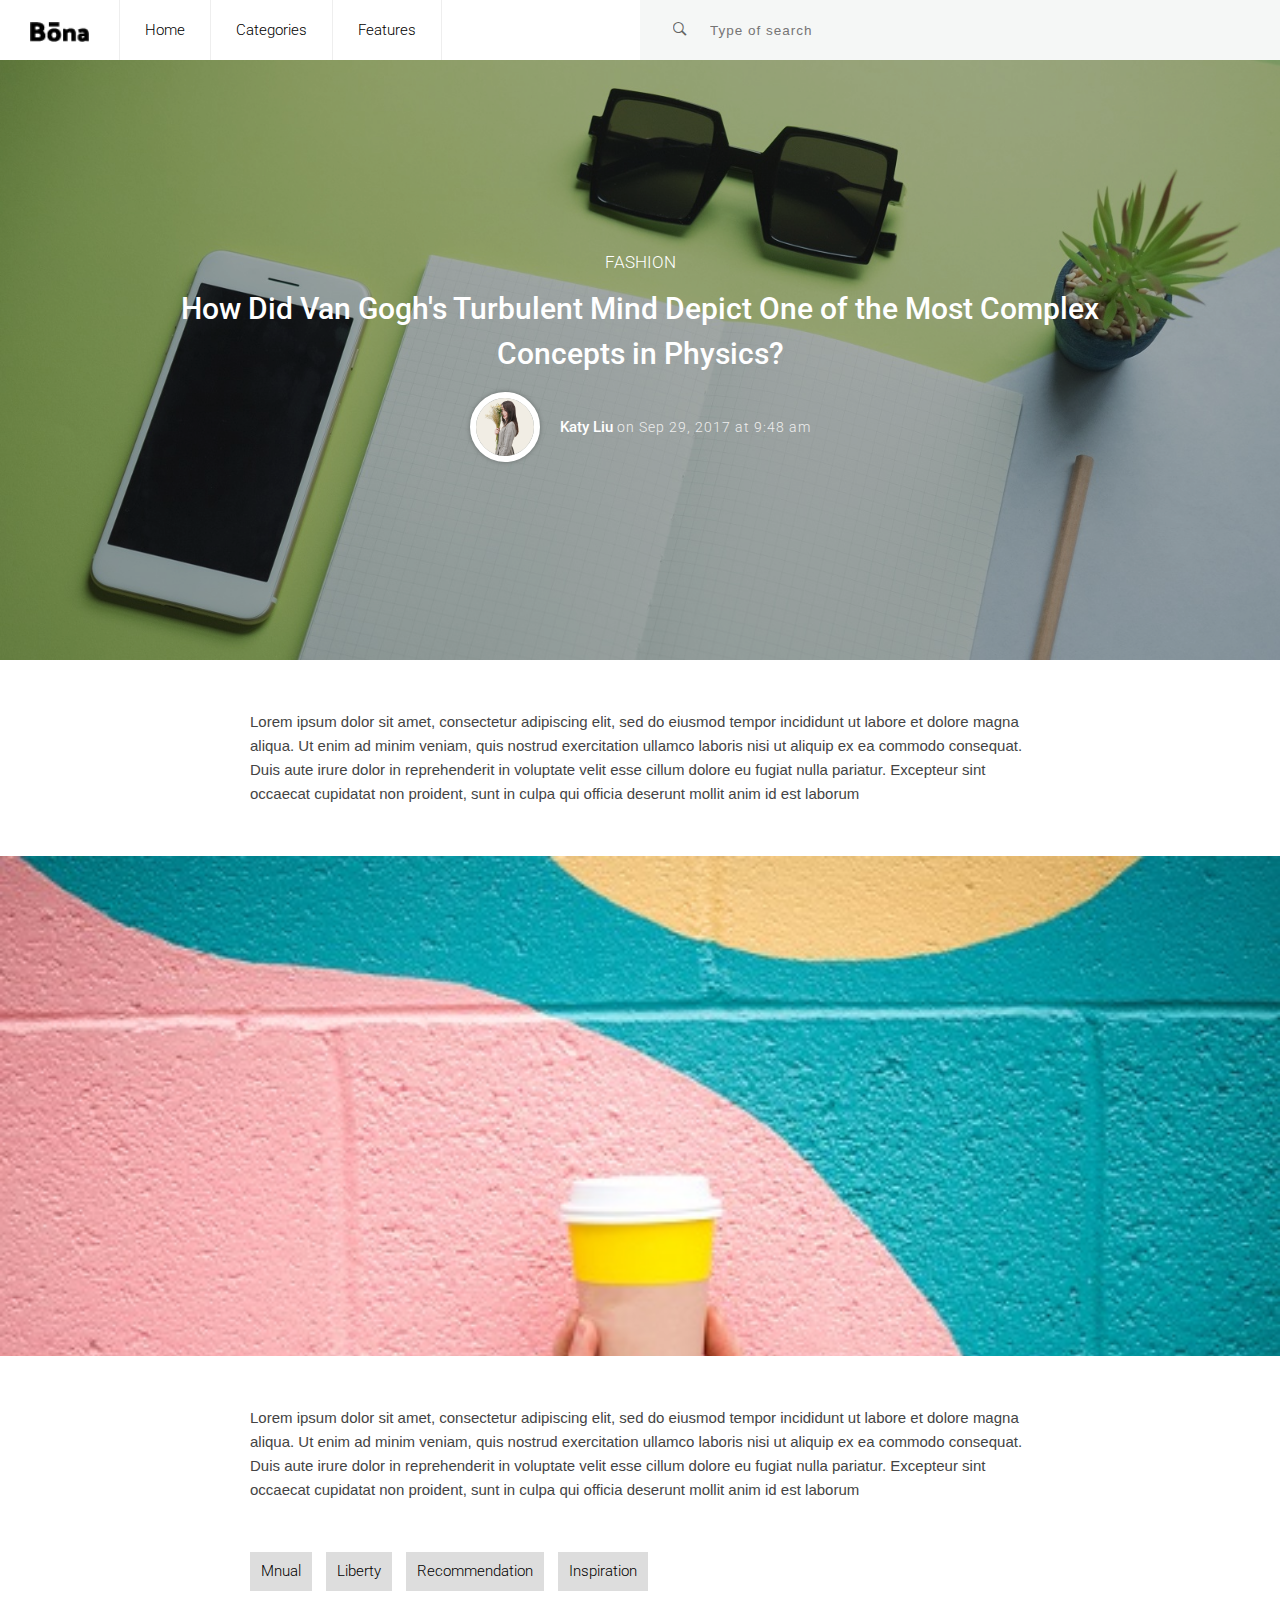
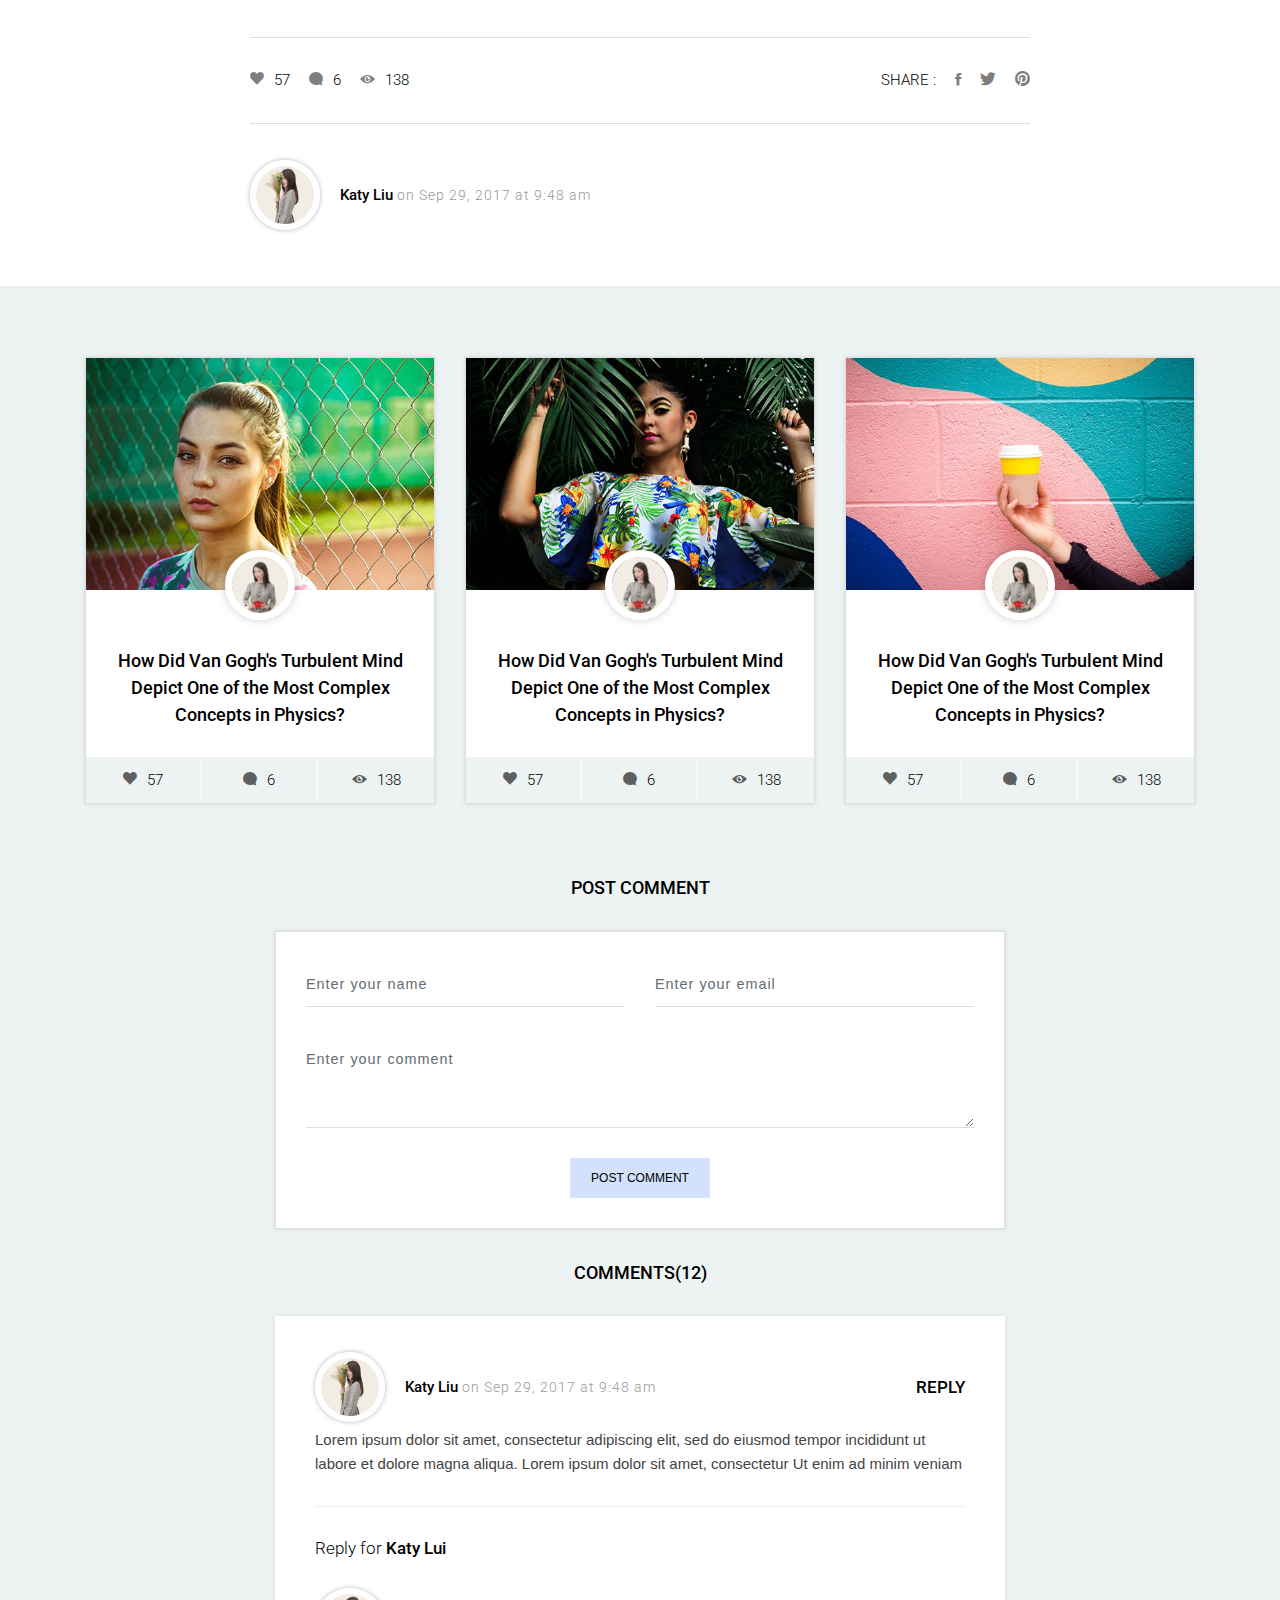
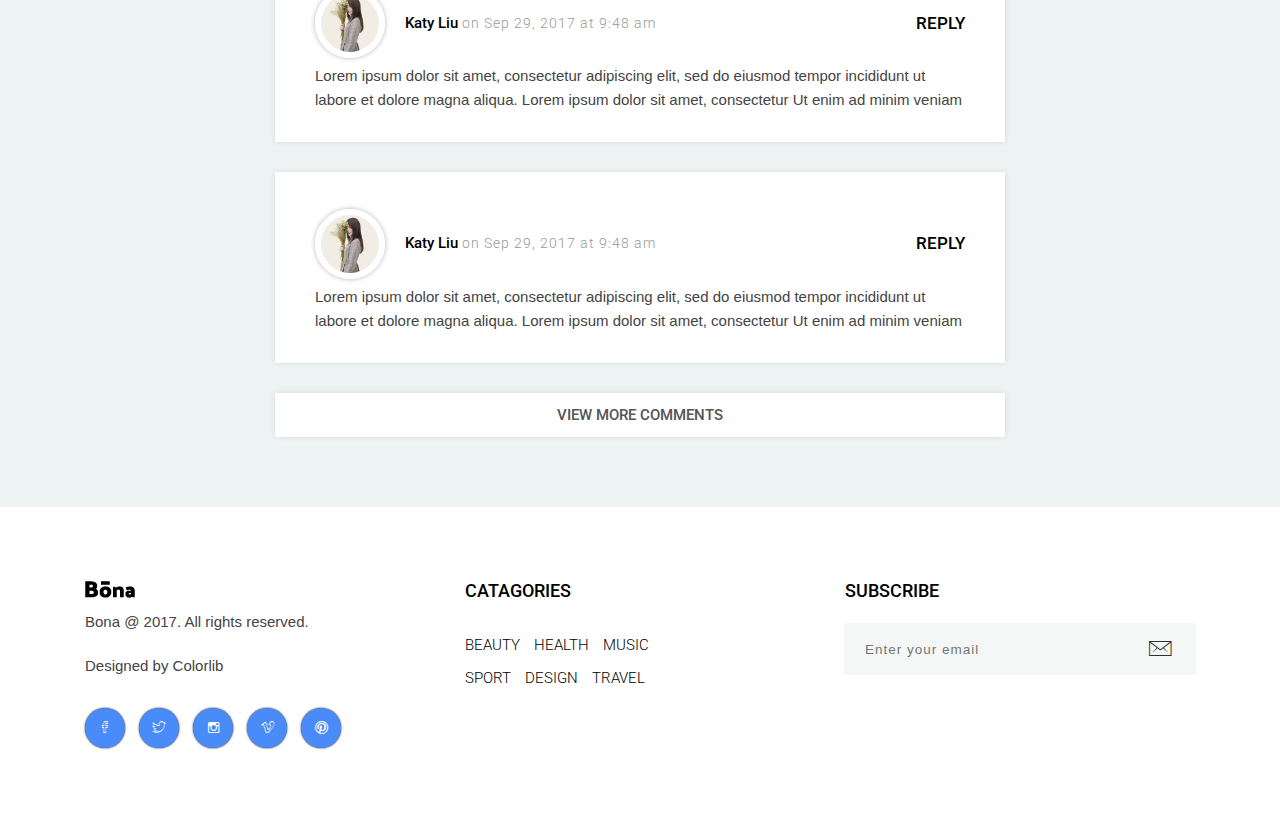
<file: bona/single-post-3.html>
<!DOCTYPE HTML>
<html lang="en">
<head>
	<title>TITLE</title>
	<meta http-equiv="X-UA-Compatible" content="IE=edge">
    <meta name="viewport" content="width=device-width, initial-scale=1">
	<meta charset="UTF-8">


	<!-- Font -->

	<link href="https://fonts.googleapis.com/css?family=Roboto:300,400,500" rel="stylesheet">


	<!-- Stylesheets -->

	<link href="common-css/bootstrap.css" rel="stylesheet">

	<link href="common-css/ionicons.css" rel="stylesheet">


	<link href="single-post-3/css/styles.css" rel="stylesheet">

	<link href="single-post-3/css/responsive.css" rel="stylesheet">

</head>
<body >

	<header>
		<div class="container-fluid position-relative no-side-padding">

			<a href="#" class="logo"><img src="images/logo.png" alt="Logo Image"></a>

			<div class="menu-nav-icon" data-nav-menu="#main-menu"><i class="ion-navicon"></i></div>

			<ul class="main-menu visible-on-click" id="main-menu">
				<li><a href="#">Home</a></li>
				<li><a href="#">Categories</a></li>
				<li><a href="#">Features</a></li>
			</ul><!-- main-menu -->

			<div class="src-area">
				<form>
					<button class="src-btn" type="submit"><i class="ion-ios-search-strong"></i></button>
					<input class="src-input" type="text" placeholder="Type of search">
				</form>
			</div>

		</div><!-- conatiner -->
	</header>

	<div class="slider center-text">
		<div class="container height-100">
			<div class="row height-100">

				<div class="col-lg-1 hidden-md-down"></div>

				<div class="col-lg-10 col-md-12">
					<div class="display-table">
						<div class="display-table-cell">
							<h5 class="pre-title">FASHION</h5>

							<h3 class="title"><a href="#"><b>How Did Van Gogh's Turbulent Mind Depict One of the Most Complex Concepts in Physics?</b></a></h3>

							<div class="post-info">

								<div class="left-area">
									<a class="avatar" href="#"><img src="images/avatar-1-120x120.jpg" alt="Profile Image"></a>
								</div>

								<div class="middle-area">
									<a class="name" href="#"><b>Katy Liu</b></a>
									<h6 class="date">on Sep 29, 2017 at 9:48 am</h6>
								</div>

							</div><!-- post-info -->

						</div><!-- display-table-cell -->
					</div><!-- display-table -->

				</div><!-- col-lg-10 -->
			</div><!-- row -->
		</div><!-- conatiner -->
	</div><!-- slider -->

	<section class="post-area">
		<div class="container">
			<div class="row">

				<div class="col-md-1"></div>
				<div class="col-md-10">

					<div class="main-post">

						<div class="post-top-area">

							<p class="para">Lorem ipsum dolor sit amet, consectetur adipiscing elit, sed do eiusmod tempor incididunt ut labore et
							dolore magna aliqua. Ut enim ad minim veniam, quis nostrud exercitation ullamco laboris nisi ut aliquip ex
							ea commodo consequat. Duis aute irure dolor in reprehenderit in voluptate velit esse cillum dolore eu fugiat
							nulla pariatur. Excepteur sint
							occaecat cupidatat non proident, sunt in culpa qui officia deserunt mollit anim id est laborum</p>

						</div><!-- post-top-area -->

					</div><!-- main-post -->
				</div><!-- col-lg-8 -->

			</div><!-- row -->
		</div><!-- container -->

		<div class="post-image"><img src="images/blog-1-1000x600.jpg" alt="Blog Image"></div>

		<div class="container">
			<div class="row">

				<div class="col-md-1"></div>
				<div class="col-md-10">

					<div class="main-post">

						<div class="post-bottom-area">

							<p class="para">Lorem ipsum dolor sit amet, consectetur adipiscing elit, sed do eiusmod tempor incididunt ut labore et
							dolore magna aliqua. Ut enim ad minim veniam, quis nostrud exercitation ullamco laboris nisi ut aliquip ex
							ea commodo consequat. Duis aute irure dolor in reprehenderit in voluptate velit esse cillum dolore eu fugiat
							nulla pariatur. Excepteur sint
							occaecat cupidatat non proident, sunt in culpa qui officia deserunt mollit anim id est laborum</p>

							<ul class="tags">
								<li><a href="#">Mnual</a></li>
								<li><a href="#">Liberty</a></li>
								<li><a href="#">Recommendation</a></li>
								<li><a href="#">Inspiration</a></li>
							</ul>

							<div class="post-icons-area">
								<ul class="post-icons">
									<li><a href="#"><i class="ion-heart"></i>57</a></li>
									<li><a href="#"><i class="ion-chatbubble"></i>6</a></li>
									<li><a href="#"><i class="ion-eye"></i>138</a></li>
								</ul>

								<ul class="icons">
									<li>SHARE : </li>
									<li><a href="#"><i class="ion-social-facebook"></i></a></li>
									<li><a href="#"><i class="ion-social-twitter"></i></a></li>
									<li><a href="#"><i class="ion-social-pinterest"></i></a></li>
								</ul>
							</div>

							<div class="post-footer post-info">

								<div class="left-area">
									<a class="avatar" href="#"><img src="images/avatar-1-120x120.jpg" alt="Profile Image"></a>
								</div>

								<div class="middle-area">
									<a class="name" href="#"><b>Katy Liu</b></a>
									<h6 class="date">on Sep 29, 2017 at 9:48 am</h6>
								</div>

							</div><!-- post-info -->

						</div><!-- post-bottom-area -->

					</div><!-- main-post -->
				</div><!-- col-md-10 -->
			</div><!-- row -->
		</div><!-- container -->

	</section><!-- post-area -->


	<section class="recomended-area section">
		<div class="container">
			<div class="row">

				<div class="col-lg-4 col-md-6">
					<div class="card h-100">
						<div class="single-post post-style-1">

							<div class="blog-image"><img src="images/alex-lambley-205711.jpg" alt="Blog Image"></div>

							<a class="avatar" href="#"><img src="images/icons8-team-355979.jpg" alt="Profile Image"></a>

							<div class="blog-info">

								<h4 class="title"><a href="#"><b>How Did Van Gogh's Turbulent Mind Depict One of the Most Complex
								Concepts in Physics?</b></a></h4>

								<ul class="post-footer">
									<li><a href="#"><i class="ion-heart"></i>57</a></li>
									<li><a href="#"><i class="ion-chatbubble"></i>6</a></li>
									<li><a href="#"><i class="ion-eye"></i>138</a></li>
								</ul>

							</div><!-- blog-info -->
						</div><!-- single-post -->
					</div><!-- card -->
				</div><!-- col-md-6 col-sm-12 -->

				<div class="col-lg-4 col-md-6">
					<div class="card h-100">
						<div class="single-post post-style-1">

							<div class="blog-image"><img src="images/caroline-veronez-165944.jpg" alt="Blog Image"></div>

							<a class="avatar" href="#"><img src="images/icons8-team-355979.jpg" alt="Profile Image"></a>

							<div class="blog-info">
								<h4 class="title"><a href="#"><b>How Did Van Gogh's Turbulent Mind Depict One of the Most Complex
									Concepts in Physics?</b></a></h4>

								<ul class="post-footer">
									<li><a href="#"><i class="ion-heart"></i>57</a></li>
									<li><a href="#"><i class="ion-chatbubble"></i>6</a></li>
									<li><a href="#"><i class="ion-eye"></i>138</a></li>
								</ul>
							</div><!-- blog-info -->

						</div><!-- single-post -->

					</div><!-- card -->
				</div><!-- col-md-6 col-sm-12 -->

				<div class="col-lg-4 col-md-6">
					<div class="card h-100">
						<div class="single-post post-style-1">

							<div class="blog-image"><img src="images/marion-michele-330691.jpg" alt="Blog Image"></div>

							<a class="avatar" href="#"><img src="images/icons8-team-355979.jpg" alt="Profile Image"></a>

							<div class="blog-info">
								<h4 class="title"><a href="#"><b>How Did Van Gogh's Turbulent Mind Depict One of the Most Complex
									Concepts in Physics?</b></a></h4>

								<ul class="post-footer">
									<li><a href="#"><i class="ion-heart"></i>57</a></li>
									<li><a href="#"><i class="ion-chatbubble"></i>6</a></li>
									<li><a href="#"><i class="ion-eye"></i>138</a></li>
								</ul>
							</div><!-- blog-info -->

						</div><!-- single-post -->

					</div><!-- card -->
				</div><!-- col-md-6 col-sm-12 -->

			</div><!-- row -->

		</div><!-- container -->
	</section>

	<section class="comment-section center-text">
		<div class="container">
			<h4><b>POST COMMENT</b></h4>
			<div class="row">

				<div class="col-lg-2 col-md-0"></div>

				<div class="col-lg-8 col-md-12">
					<div class="comment-form">
						<form method="post">
							<div class="row">

								<div class="col-sm-6">
									<input type="text" aria-required="true" name="contact-form-name" class="form-control"
										placeholder="Enter your name" aria-invalid="true" required >
								</div><!-- col-sm-6 -->
								<div class="col-sm-6">
									<input type="email" aria-required="true" name="contact-form-email" class="form-control"
										placeholder="Enter your email" aria-invalid="true" required>
								</div><!-- col-sm-6 -->

								<div class="col-sm-12">
									<textarea name="contact-form-message" rows="2" class="text-area-messge form-control"
										placeholder="Enter your comment" aria-required="true" aria-invalid="false"></textarea >
								</div><!-- col-sm-12 -->
								<div class="col-sm-12">
									<button class="submit-btn" type="submit" id="form-submit"><b>POST COMMENT</b></button>
								</div><!-- col-sm-12 -->

							</div><!-- row -->
						</form>
					</div><!-- comment-form -->

					<h4><b>COMMENTS(12)</b></h4>

					<div class="commnets-area text-left">

						<div class="comment">

							<div class="post-info">

								<div class="left-area">
									<a class="avatar" href="#"><img src="images/avatar-1-120x120.jpg" alt="Profile Image"></a>
								</div>

								<div class="middle-area">
									<a class="name" href="#"><b>Katy Liu</b></a>
									<h6 class="date">on Sep 29, 2017 at 9:48 am</h6>
								</div>

								<div class="right-area">
									<h5 class="reply-btn" ><a href="#"><b>REPLY</b></a></h5>
								</div>

							</div><!-- post-info -->

							<p>Lorem ipsum dolor sit amet, consectetur adipiscing elit, sed do eiusmod tempor incididunt
								ut labore et dolore magna aliqua. Lorem ipsum dolor sit amet, consectetur
								Ut enim ad minim veniam</p>

						</div>

						<div class="comment">
							<h5 class="reply-for">Reply for <a href="#"><b>Katy Lui</b></a></h5>

							<div class="post-info">

								<div class="left-area">
									<a class="avatar" href="#"><img src="images/avatar-1-120x120.jpg" alt="Profile Image"></a>
								</div>

								<div class="middle-area">
									<a class="name" href="#"><b>Katy Liu</b></a>
									<h6 class="date">on Sep 29, 2017 at 9:48 am</h6>
								</div>

								<div class="right-area">
									<h5 class="reply-btn" ><a href="#"><b>REPLY</b></a></h5>
								</div>

							</div><!-- post-info -->

							<p>Lorem ipsum dolor sit amet, consectetur adipiscing elit, sed do eiusmod tempor incididunt
								ut labore et dolore magna aliqua. Lorem ipsum dolor sit amet, consectetur
								Ut enim ad minim veniam</p>

						</div>

					</div><!-- commnets-area -->

					<div class="commnets-area text-left">

						<div class="comment">

							<div class="post-info">

								<div class="left-area">
									<a class="avatar" href="#"><img src="images/avatar-1-120x120.jpg" alt="Profile Image"></a>
								</div>

								<div class="middle-area">
									<a class="name" href="#"><b>Katy Liu</b></a>
									<h6 class="date">on Sep 29, 2017 at 9:48 am</h6>
								</div>

								<div class="right-area">
									<h5 class="reply-btn" ><a href="#"><b>REPLY</b></a></h5>
								</div>

							</div><!-- post-info -->

							<p>Lorem ipsum dolor sit amet, consectetur adipiscing elit, sed do eiusmod tempor incididunt
								ut labore et dolore magna aliqua. Lorem ipsum dolor sit amet, consectetur
								Ut enim ad minim veniam</p>

						</div>

					</div><!-- commnets-area -->

					<a class="more-comment-btn" href="#"><b>VIEW MORE COMMENTS</a>

				</div><!-- col-lg-8 col-md-12 -->

			</div><!-- row -->

		</div><!-- container -->
	</section>

	<footer>

		<div class="container">
			<div class="row">

				<div class="col-lg-4 col-md-6">
					<div class="footer-section">

						<a class="logo" href="#"><img src="images/logo.png" alt="Logo Image"></a>
						<p class="copyright">Bona @ 2017. All rights reserved.</p>
						<p class="copyright">Designed by <a href="https://colorlib.com" target="_blank">Colorlib</a></p>
						<ul class="icons">
							<li><a href="#"><i class="ion-social-facebook-outline"></i></a></li>
							<li><a href="#"><i class="ion-social-twitter-outline"></i></a></li>
							<li><a href="#"><i class="ion-social-instagram-outline"></i></a></li>
							<li><a href="#"><i class="ion-social-vimeo-outline"></i></a></li>
							<li><a href="#"><i class="ion-social-pinterest-outline"></i></a></li>
						</ul>

					</div><!-- footer-section -->
				</div><!-- col-lg-4 col-md-6 -->

				<div class="col-lg-4 col-md-6">
						<div class="footer-section">
						<h4 class="title"><b>CATAGORIES</b></h4>
						<ul>
							<li><a href="#">BEAUTY</a></li>
							<li><a href="#">HEALTH</a></li>
							<li><a href="#">MUSIC</a></li>
						</ul>
						<ul>
							<li><a href="#">SPORT</a></li>
							<li><a href="#">DESIGN</a></li>
							<li><a href="#">TRAVEL</a></li>
						</ul>
					</div><!-- footer-section -->
				</div><!-- col-lg-4 col-md-6 -->

				<div class="col-lg-4 col-md-6">
					<div class="footer-section">

						<h4 class="title"><b>SUBSCRIBE</b></h4>
						<div class="input-area">
							<form>
								<input class="email-input" type="text" placeholder="Enter your email">
								<button class="submit-btn" type="submit"><i class="icon ion-ios-email-outline"></i></button>
							</form>
						</div>

					</div><!-- footer-section -->
				</div><!-- col-lg-4 col-md-6 -->

			</div><!-- row -->
		</div><!-- container -->
	</footer>


	<!-- SCIPTS -->

	<script src="common-js/jquery-3.1.1.min.js"></script>

	<script src="common-js/tether.min.js"></script>

	<script src="common-js/bootstrap.js"></script>

	<script src="common-js/scripts.js"></script>

</body>
</html>
</file>
<file: bona/layout-1/css/styles.css>
/*
====================================================

* 	[Master Stylesheet]
	
	Theme Name :  
	Version    :  
	Author     :  
	Author URI :  

====================================================


/* ---------------------------------
1. PRIMARY STYLES
--------------------------------- */

html{ font-size: 100%; height: 100%;  overflow-x: hidden; touch-action: manipulation; }

body{ font-size: 15px; font-family: 'Roboto', sans-serif; width: 100%; height: 100%; margin: 0; font-weight: 300;
	-webkit-font-smoothing: antialiased; -moz-osx-font-smoothing: grayscale; word-wrap: break-word; 
	background: #EDF3F3; color: #000; }

h1, h2, h3, h4, h5, h6, p, a, ul, span, li, img{ margin: 0; padding: 0; font-weight: 300; }

h1,h2,h3,h4,h5,h6{ line-height: 1.5; }

p{ line-height: 1.6; font-family: 'Maven Pro', sans-serif; font-weight: 400; color: #444; }

h1{ font-size: 4em; line-height: 1; }
h2{ font-size: 2.8em; line-height: 1.1; }
h3{ font-size: 2em; }
h4{ font-size: 1.2em; }
h5{ font-size: 1.1em; }
h6{ font-size: .9em; letter-spacing: 1px; }

a, button{ display: inline-block; text-decoration: none; color: inherit; transition: all .3s; }

a:focus, a:active, a:hover,
button:focus, button:active, button:hover{ text-decoration: none; color: #498BF9; }

b{ font-weight: 500; }

img{ width: 100%; }

li{ list-style: none; display: inline-block; }

span{ display: inline-block; }

header{ font-weight: 400; }



/* ---------------------------------
2. COMMONS FOR PAGE DESIGN
--------------------------------- */

.section{ padding: 70px 0 40px; }

.section .heading{ padding-bottom: 70px; }

.center-text{ text-align: center; } 

.color-white{ color: #fff; }

.display-table{ display: table; height: 100%; width: 100%; }

.display-table-cell{ display: table-cell; vertical-align: middle; }

.card{ background: transparent; border: 0; }

.no-side-padding{ padding-right: 0px; padding-left: 0px; }

.no-left-padding{ padding-left: 0px; }

.no-right-padding{ padding-right: 0px; }

.icon{ font-size: 2em; }


::-webkit-input-placeholder { font-size: .9em; letter-spacing: 1px; }

::-moz-placeholder { font-size: .9em; letter-spacing: 1px; }

:-ms-input-placeholder { font-size: .9em; letter-spacing: 1px;  }

:-moz-placeholder { font-size: .9em; letter-spacing: 1px;  }



/* ---------------------------------
3. MENU
--------------------------------- */

header{ overflow: hidden; background: #fff; box-shadow: 0px 2px 10px rgba(0,0,0, .3); }

header .logo{ float: left; height: 20px; margin: 20px 30px; }

header .logo img{ height: 100%; width: auto; }


header .main-menu{ display: inline-block; float: left; }

header .main-menu > li{ float: left; }

header .main-menu > li > a{ height: 60px; line-height: 60px; padding: 0 25px; border-right: 1px solid #eee; }

header .main-menu > li > a:hover{  background: #eee; }

header .main-menu > li:first-child > a{ border-left: 1px solid #eee; }


header .visible.main-menu{ display: block; }



/* SEARCH AREA */

header .src-area{ position: relative; height: 60px; width: 50%; float: right; display: inline-block; background: #F5F7F6; }

header .src-area .src-input{ position: absolute; top: 0; bottom: 0; left: 0; right: 0; width: 100%;
	padding: 0 20px 0 70px; background: transparent; border: 0; outline: 0; }

header .src-area .src-input:focus{ box-shadow: 0px 0px 1px #aaa; }

header .src-area .src-btn{ position: absolute; top: 0; bottom: 0; left: 0; width: 40px; background: none; border: 0; 
	font-size: 1.2em; outline: 0; margin-left: 20px; opacity: .6; cursor: pointer; z-index: 10; }


/* NAV ICON */

.menu-nav-icon{ display: none; height: 60px; width: 50px; text-align: center; line-height: 60px; cursor: pointer; 
	position: absolute; right: 0; font-size: 1.8em; }

	

/* ---------------------------------
4. SLIDER
--------------------------------- */

.slider{ height: 300px; width: 100%; background-image: url(../../images/slider-1.jpg); background-size: cover; }  
 

 
/* ---------------------------------
5. SINGLE POST
--------------------------------- */

.blog-area .row div[class^="col"] { margin-bottom: 30px; }

.blog-area{ text-align: center; background: #EDF3F3; }

.blog-area .single-post{ height: 100%; position: relative; padding-bottom: 45px;
	overflow: hidden; box-shadow: 0px 0px 5px rgba(0,0,0,.1); border: 1px solid #ddd; background: #fff; }

.blog-area .single-post .title{ padding: 20px 30px 30px; }

.single-post .avatar{ margin: 0 auto; margin-top: -40px; width: 70px; height: 70px; overflow: hidden; z-index: 10;
	border-radius: 100px; position: relative; border: 7px solid #fff; box-shadow: 0px 0px 10px rgba(0,0,0,.2); }

.single-post .post-footer{ position: absolute; bottom: 0; left: 0; right: 0; text-align: center; }

.single-post .post-footer > li{ width: 33.33%; display: inline-block; border-right: 1px solid #fff; background: #EDF3F3; }

.single-post .post-footer > li:first-child{ float: left; }

.single-post .post-footer > li:last-child{ border: 0px; float: right; }

.single-post .post-footer > li > a{ line-height: 45px; width: 100%; }

.single-post .post-footer i{ display: inline-block; margin-right: 10px; opacity: .6; font-size: 1.1em; }


/* ---------------------------------
6. NORMAL BLOG
--------------------------------- */

.post-style-1 .blog-image{ max-height: 200px; overflow: hidden; }



/* ---------------------------------
7. EXTRA BIG BLOG
--------------------------------- */

.blog-area .post-style-2{ padding-bottom: 0; text-align: left; }

.blog-area .post-style-2 .title{ padding: 15px 0px 20px; }

.post-style-2 .avatar-area{ padding: 25px 0 15px; position: relative; }

.post-style-2 .avatar{ margin: 0px; }
	
.post-style-2 .avatar-area .right-area{ margin-left: 90px; position: absolute; top: 50%; transform: translateY(-50%); }

.post-style-2 .blog-image{ width: 50%; float: left; height: 100%; }

.post-style-2 .blog-image img{ height: 100%; width: 100%; }

.post-style-2 .blog-info{ width: 50%; float: left; height: 100%; position: relative; padding: 30px; padding-bottom: 45px; }



/* ---------------------------------
8. EXTRA MEDIUM BLOG
--------------------------------- */

.post-style-2.post-style-3 .blog-info{ width: 100%; float: none; }



/* ---------------------------------
9. EXTRA SMALL BLOG
--------------------------------- */

.blog-area .post-style-4{ margin-bottom: 30px; }

.display-table .display-table-cell.title{ padding: 30px; }

.load-more-btn{ padding: 15px 40px; margin: 10px 0 30px; transition: all .3s; box-shadow: 0px 0px 2px rgba(0,0,0,.4);
	background: #C3D8F5; }

.load-more-btn:hover{ transform: translateY(-2px); box-shadow: 5px 10px 20px rgba(0,0,0,.3); } 



/* ---------------------------------
10. FOOTER
--------------------------------- */

footer{ padding: 70px 0 30px; background: #fff; }

footer .footer-section{ margin-bottom: 40px; }

footer .footer-section .title{ margin-bottom: 20px; }

footer .footer-section ul > li{ margin-right: 10px; margin-top: 10px; }


footer .copyright{ margin: 10px 0; }


footer .icons > li > a{ height: 40px; width: 40px; border-radius: 40px; line-height: 40px; text-align: center; 
	transition: all .3s; font-size: 1.2em; box-shadow: 0px 0px 2px rgba(0,0,0,1); background: #498BF9; color: #fff; }

footer .icons > li > a:hover{ transform: translateY(-2px); box-shadow: 5px 10px 20px rgba(0,0,0,.3); }


footer .input-area{ position: relative; height: 50px; width: 100%; box-shadow: 0px 0px 1px #bbb; background: #F5F7F6; }

footer .input-area .email-input{ position: absolute; top: 0; bottom: 0; left: 0; right: 0; width: 100%;
	padding: 0 70px 0 20px; background: transparent; border: 0; outline: 0; }

footer .input-area .email-input:focus{ box-shadow: 0px 0px 1px #aaa; }

footer .input-area .submit-btn{ position: absolute; top: 0; bottom: 0; right: 0; width: 50px; background: none; 
	border: 0; outline: 0; margin-right: 10px; opacity: .8; cursor: pointer; transition: all .2s; }
</file>
<file: bona/layout-1/css/responsive.css>
/* Screens Resolution : 992px
-------------------------------------------------------------------------- */
@media only screen and (max-width: 1200px) {
	
	
}

/* Screens Resolution : 992px
-------------------------------------------------------------------------- */
@media only screen and (max-width: 992px) {
	
	/* ---------------------------------
	1. PRIMARY STYLES
	--------------------------------- */

	h1{ font-size: 4em; }
	h2{ font-size: 3em; }
	h3{ font-size: 2em; }
	
	/* COMMoNS */
	
	.no-left-padding{ padding-left: 15px; }

	.no-right-padding{ padding-right: 15px; }

	
	/* MENU */
	
	/* SEARCH AREA */

	header .src-area{ width: 30%; }
	
}


/* Screens Resolution : 767px
-------------------------------------------------------------------------- */
@media only screen and (max-width: 767px) {
	
	/* ---------------------------------
	1. PRIMARY STYLES
	--------------------------------- */

	p{ line-height: 1.4; }

	h1{ font-size: 3em; }
	h2{ font-size: 2.5em; }
	h3{ font-size: 1.8em; }
	h4{ font-size: 1.5em; }
	h5{ font-size: 1.2em; }
	
	/* ---------------------------------
	2. COMMONS FOR PAGE DESIGN
	--------------------------------- */

	.section{ padding: 40px 0 10px; }

	

	/* ---------------------------------
	3. MENU
	--------------------------------- */
	
	
	header .main-menu{ display: none; float: none; clear: both; border-top: 1px solid #ccc; }
	
	header .main-menu > li{ display: block; float: none; border-bottom: 1px solid #ddd; }
	
	header .main-menu > li:last-child{ border-bottom: 0; }
	
	header .main-menu li > a,
	header .main-menu ul.drop-down li > a{ display: block; line-height: 1; height: auto; padding: 15px; background: none; }
	
	
	
	/* SEARCH AREA */

	header .src-area{ width: 100%; }
	
	
	/* NAV ICON */
	
	.menu-nav-icon{ display: inline-block; }
	
	
	/* ---------------------------------
	6. EXTRA BIG BLOG
	--------------------------------- */
	
	.post-style-2 .blog-image{ width: 100%; height: auto; float: none; }
	
	.post-style-2 .blog-info{ height: auto; width: 100%; }
	
	
	/* ---------------------------------
	10. FOOTER
	--------------------------------- */

	footer{ padding: 40px 0 0px; margin-top: 0px; }
	
	
	

	
}

/* Screens Resolution : 479px
-------------------------------------------------------------------------- */
@media only screen and (max-width: 479px) {

	/* ---------------------------------
	1. PRIMARY STYLES
	--------------------------------- */

	body{ font-size: 14px;  }
	
	
}

/* Screens Resolution : 359px
-------------------------------------------------------------------------- */
@media only screen and (max-width: 359px) {
	
	
}

/* Screens Resolution : 290px
-------------------------------------------------------------------------- */
@media only screen and (max-width: 290px) {
	
	
}
</file>
<file: bona/blank-static/css/styles.css>
/*
====================================================

* 	[Master Stylesheet]
	
	Theme Name :  
	Version    :  
	Author     :  
	Author URI :  

====================================================


/* ---------------------------------
1. PRIMARY STYLES
--------------------------------- */

html{ font-size: 100%; height: 100%;  overflow-x: hidden; touch-action: manipulation; }

body{ font-size: 15px; font-family: 'Roboto', sans-serif; width: 100%; height: 100%; margin: 0; font-weight: 300;
	-webkit-font-smoothing: antialiased; -moz-osx-font-smoothing: grayscale; word-wrap: break-word; 
	background: #EDF3F3; color: #000; }

h1, h2, h3, h4, h5, h6, p, a, ul, span, li, img{ margin: 0; padding: 0; font-weight: 300; }

h1,h2,h3,h4,h5,h6{ line-height: 1.5; }

p{ line-height: 1.6; font-family: 'Maven Pro', sans-serif; font-weight: 400; color: #444; }

h1{ font-size: 4em; line-height: 1; }
h2{ font-size: 2.8em; line-height: 1.1; }
h3{ font-size: 2em; }
h4{ font-size: 1.2em; }
h5{ font-size: 1.1em; }
h6{ font-size: .9em; letter-spacing: 1px; }

a, button{ display: inline-block; text-decoration: none; color: inherit; transition: all .3s; }

a:focus, a:active, a:hover,
button:focus, button:active, button:hover{ text-decoration: none; color: #498BF9; }

b{ font-weight: 500; }

img{ width: 100%; }

li{ list-style: none; display: inline-block; }

span{ display: inline-block; }

header{ font-weight: 400; }



/* ---------------------------------
2. COMMONS FOR PAGE DESIGN
--------------------------------- */

.section{ padding: 70px 0 40px; }

.section .heading{ padding-bottom: 70px; }

.center-text{ text-align: center; } 

.color-white{ color: #fff; }

.display-table{ display: table; height: 100%; width: 100%; }

.display-table-cell{ display: table-cell; vertical-align: middle; }

.card{ background: transparent; border: 0; }

.no-side-padding{ padding-right: 0px; padding-left: 0px; }

.no-left-padding{ padding-left: 0px; }

.no-right-padding{ padding-right: 0px; }

.icon{ font-size: 2em; }


::-webkit-input-placeholder { font-size: .9em; letter-spacing: 1px; }

::-moz-placeholder { font-size: .9em; letter-spacing: 1px; }

:-ms-input-placeholder { font-size: .9em; letter-spacing: 1px;  }

:-moz-placeholder { font-size: .9em; letter-spacing: 1px;  }



/* ---------------------------------
3. MENU
--------------------------------- */

header{ overflow: hidden; background: #fff; box-shadow: 0px 2px 10px rgba(0,0,0, .3); }

header .logo{ float: left; height: 20px; margin: 20px 30px; }

header .logo img{ height: 100%; width: auto; }


header .main-menu{ display: inline-block; float: left; }

header .main-menu > li{ float: left; }

header .main-menu > li > a{ height: 60px; line-height: 60px; padding: 0 25px; border-right: 1px solid #eee; }

header .main-menu > li > a:hover{  background: #eee; }

header .main-menu > li:first-child > a{ border-left: 1px solid #eee; }


header .visible.main-menu{ display: block; }



/* SEARCH AREA */

header .src-area{ position: relative; height: 60px; width: 50%; float: right; display: inline-block; background: #F5F7F6; }

header .src-area .src-input{ position: absolute; top: 0; bottom: 0; left: 0; right: 0; width: 100%;
	padding: 0 20px 0 70px; background: transparent; border: 0; outline: 0; }

header .src-area .src-input:focus{ box-shadow: 0px 0px 1px #aaa; }

header .src-area .src-btn{ position: absolute; top: 0; bottom: 0; left: 0; width: 40px; background: none; border: 0; 
	font-size: 1.2em; outline: 0; margin-left: 20px; opacity: .6; cursor: pointer; z-index: 10; }


/* NAV ICON */

.menu-nav-icon{ display: none; height: 60px; width: 50px; text-align: center; line-height: 60px; cursor: pointer; 
	position: absolute; right: 0; font-size: 1.8em; }


/* ---------------------------------
4. SLIDER
--------------------------------- */

.slider{ height: 300px; width: 100%; background-image: url(../../images/slider-1.jpg); background-size: cover; }  
 
.slider .title{ color: #fff; text-shadow: 2px 2px 10px rgba(0,0,0,.3); }


/* ---------------------------------
5. SINGLE POST
--------------------------------- */

.blog-area{ background: #EDF3F3; }

.post-wrapper{ padding: 50px 50px 20px; margin-bottom: 30px; box-shadow: 0px 0px 5px rgba(0,0,0,.1); 
	border: 1px solid #ddd; background: #fff; }

.blog-area .title{ margin-bottom: 25px; }

.blog-area .para{ margin-bottom: 25px; }



/* ---------------------------------
6. FOOTER
--------------------------------- */

footer{ padding: 70px 0 30px; background: #fff; }

footer .footer-section{ margin-bottom: 40px; }

footer .footer-section .title{ margin-bottom: 20px; }

footer .footer-section ul > li{ margin-right: 10px; margin-top: 10px; }


footer .copyright{ margin: 10px 0; }


footer .icons > li > a{ height: 40px; width: 40px; border-radius: 40px; line-height: 40px; text-align: center; 
	transition: all .3s; box-shadow: 0px 0px 2px rgba(0,0,0,1); background: #498BF9; color: #fff; }

footer .icons > li > a:hover{ transform: translateY(-2px); box-shadow: 5px 10px 20px rgba(0,0,0,.3); }


footer .input-area{ position: relative; height: 50px; width: 100%; box-shadow: 0px 0px 1px #bbb; background: #F5F7F6; }

footer .input-area .email-input{ position: absolute; top: 0; bottom: 0; left: 0; right: 0; width: 100%;
	padding: 0 70px 0 20px; background: transparent; border: 0; outline: 0; }

footer .input-area .email-input:focus{ box-shadow: 0px 0px 1px #aaa; }

footer .input-area .submit-btn{ position: absolute; top: 0; bottom: 0; right: 0; width: 50px; background: none; 
	border: 0; outline: 0; padding: 7px; margin-right: 10px; opacity: .8; cursor: pointer; }

footer .input-area .submit-btn img{ width: 100%; height: 100%; }
</file>
<file: bona/blank-static/css/responsive.css>
/* Screens Resolution : 992px
-------------------------------------------------------------------------- */
@media only screen and (max-width: 1200px) {
	
	
}

/* Screens Resolution : 992px
-------------------------------------------------------------------------- */
@media only screen and (max-width: 992px) {
	
	/* ---------------------------------
	1. PRIMARY STYLES
	--------------------------------- */

	h1{ font-size: 4em; }
	h2{ font-size: 3em; }
	h3{ font-size: 2em; }
	
	
	/* COMMoNS */
	
	.no-left-padding{ padding-left: 15px; }

	.no-right-padding{ padding-right: 15px; }

	
	/* MENU */
	
	/* SEARCH AREA */

	header .src-area{ width: 30%; }


	/* ---------------------------------
	6. MAIN POST ( LEF AREA )
	--------------------------------- */
	
	.main-post{ border-right: 0px ; }
	
	.main-post .blog-post-inner,
	.main-post .post-icons-area{ padding-right: 0px; }
	
	
	/* ---------------------------------
	7. SIDEBAR AREA
	--------------------------------- */
	
	.info-area{ padding: 30px 0; }
	
	.info-area .sidebar-area,
	.info-area .tag-area{ padding-left: 0px; }

	
}


/* Screens Resolution : 767px
-------------------------------------------------------------------------- */
@media only screen and (max-width: 767px) {
	
	/* ---------------------------------
	1. PRIMARY STYLES
	--------------------------------- */

	p{ line-height: 1.4; }

	h1{ font-size: 3em; }
	h2{ font-size: 2.5em; }
	h3{ font-size: 1.8em; }
	h4{ font-size: 1.5em; }
	h5{ font-size: 1.2em; }
	
	/* ---------------------------------
	2. COMMONS FOR PAGE DESIGN
	--------------------------------- */

	.section{ padding: 40px 0 10px; }

	

	/* ---------------------------------
	3. MENU
	--------------------------------- */
	
	
	header .main-menu{ display: none; float: none; clear: both; border-top: 1px solid #ccc; }
	
	header .main-menu > li{ display: block; float: none; border-bottom: 1px solid #ddd; }
	
	header .main-menu > li:last-child{ border-bottom: 0; }
	
	header .main-menu li > a,
	header .main-menu ul.drop-down li > a{ display: block; line-height: 1; height: auto; padding: 15px; background: none; }
	
	
	
	/* SEARCH AREA */

	header .src-area{ width: 100%; }
	
	
	/* NAV ICON */
	
	.menu-nav-icon{ display: inline-block; }
	
	
	/* ---------------------------------
	10. FOOTER
	--------------------------------- */

	footer{ padding: 40px 0 0px; margin-top: 0px; }

	
}

/* Screens Resolution : 479px
-------------------------------------------------------------------------- */
@media only screen and (max-width: 479px) {

	/* ---------------------------------
	1. PRIMARY STYLES
	--------------------------------- */

	body{ font-size: 14px;  }
	
	/* ---------------------------------
	6. MAIN POST ( LEF AREA )
	--------------------------------- */

	/* ICONS */

	.main-post ul.post-icons,
	.main-post ul.icons{ float: none; margin-top: 10px; }
	
	.main-post ul.post-icons > li > a > i,
	.main-post ul.icons > li > a > i{ padding: 0; padding-right: 10px; }


	
}

/* Screens Resolution : 359px
-------------------------------------------------------------------------- */
@media only screen and (max-width: 359px) {
	
	
}

/* Screens Resolution : 290px
-------------------------------------------------------------------------- */
@media only screen and (max-width: 290px) {
	
	
}
</file>
<file: bona/blog-sidebar/css/styles.css>
/*
====================================================

* 	[Master Stylesheet]
	
	Theme Name :  
	Version    :  
	Author     :  
	Author URI :  

====================================================


/* ---------------------------------
1. PRIMARY STYLES
--------------------------------- */

html{ font-size: 100%; height: 100%;  overflow-x: hidden; touch-action: manipulation; }

body{ font-size: 15px; font-family: 'Roboto', sans-serif; width: 100%; height: 100%; margin: 0; font-weight: 300;
	-webkit-font-smoothing: antialiased; -moz-osx-font-smoothing: grayscale; word-wrap: break-word; 
	background: #EDF3F3; color: #000; }

h1, h2, h3, h4, h5, h6, p, a, ul, span, li, img{ margin: 0; padding: 0; font-weight: 300; }

h1,h2,h3,h4,h5,h6{ line-height: 1.5; }

p{ line-height: 1.6; font-family: 'Maven Pro', sans-serif; font-weight: 400; color: #444; }

h1{ font-size: 4em; line-height: 1; }
h2{ font-size: 2.8em; line-height: 1.1; }
h3{ font-size: 2em; }
h4{ font-size: 1.2em; }
h5{ font-size: 1.1em; }
h6{ font-size: .9em; letter-spacing: 1px; }

a, button{ display: inline-block; text-decoration: none; color: inherit; transition: all .3s; }

a:focus, a:active, a:hover,
button:focus, button:active, button:hover{ text-decoration: none; color: #498BF9; }

b{ font-weight: 500; }

img{ width: 100%; }

li{ list-style: none; display: inline-block; }

span{ display: inline-block; }

header{ font-weight: 400; }



/* ---------------------------------
2. COMMONS FOR PAGE DESIGN
--------------------------------- */

.section{ padding: 70px 0 40px; }

.section .heading{ padding-bottom: 70px; }

.center-text{ text-align: center; } 

.color-white{ color: #fff; }

.display-table{ display: table; height: 100%; width: 100%; }

.display-table-cell{ display: table-cell; vertical-align: middle; }

.card{ background: transparent; border: 0; }

.no-side-padding{ padding-right: 0px; padding-left: 0px; }

.no-left-padding{ padding-left: 0px; }

.no-right-padding{ padding-right: 0px; }

.icon{ font-size: 2em; }


::-webkit-input-placeholder { font-size: .9em; letter-spacing: 1px; }

::-moz-placeholder { font-size: .9em; letter-spacing: 1px; }

:-ms-input-placeholder { font-size: .9em; letter-spacing: 1px;  }

:-moz-placeholder { font-size: .9em; letter-spacing: 1px;  }



/* ---------------------------------
3. MENU
--------------------------------- */

header{ overflow: hidden; background: #fff; box-shadow: 0px 2px 10px rgba(0,0,0, .3); }

header .logo{ float: left; height: 20px; margin: 20px 30px; }

header .logo img{ height: 100%; width: auto; }


header .main-menu{ display: inline-block; float: left; }

header .main-menu > li{ float: left; }

header .main-menu > li > a{ height: 60px; line-height: 60px; padding: 0 25px; border-right: 1px solid #eee; }

header .main-menu > li > a:hover{  background: #eee; }

header .main-menu > li:first-child > a{ border-left: 1px solid #eee; }


header .visible.main-menu{ display: block; }



/* SEARCH AREA */

header .src-area{ position: relative; height: 60px; width: 50%; float: right; display: inline-block; background: #F5F7F6; }

header .src-area .src-input{ position: absolute; top: 0; bottom: 0; left: 0; right: 0; width: 100%;
	padding: 0 20px 0 70px; background: transparent; border: 0; outline: 0; }

header .src-area .src-input:focus{ box-shadow: 0px 0px 1px #aaa; }

header .src-area .src-btn{ position: absolute; top: 0; bottom: 0; left: 0; width: 40px; background: none; border: 0; 
	font-size: 1.2em; outline: 0; margin-left: 20px; opacity: .6; cursor: pointer; z-index: 10; }


/* NAV ICON */

.menu-nav-icon{ display: none; height: 60px; width: 50px; text-align: center; line-height: 60px; cursor: pointer; 
	position: absolute; right: 0; font-size: 1.8em; }




/* ---------------------------------
4. SLIDER
--------------------------------- */

.slider{ height: 300px; width: 100%; background-image: url(../../images/slider-1.jpg); background-size: cover; }  
 
.slider .title{ color: #fff; text-shadow: 2px 2px 10px rgba(0,0,0,.3); }

 
/* ---------------------------------
5. SINGLE POST
--------------------------------- */

.blog-area .row div[class^="col"] { margin-bottom: 30px; }

.blog-area{ text-align: center; background: #EDF3F3; }

.blog-area .single-post{ height: 100%; position: relative; padding-bottom: 45px;
	overflow: hidden; box-shadow: 0px 0px 5px rgba(0,0,0,.1); border: 1px solid #ddd; background: #fff; }

.blog-area .single-post .title{ padding: 20px 30px 30px; }

.single-post .avatar{ margin: 0 auto; margin-top: -40px; width: 70px; height: 70px; overflow: hidden; z-index: 10;
	border-radius: 100px; position: relative; border: 7px solid #fff; box-shadow: 0px 0px 10px rgba(0,0,0,.2); }

.single-post .post-footer{ position: absolute; bottom: 0; left: 0; right: 0; text-align: center; }

.single-post .post-footer > li{ width: 33.33%; display: inline-block; border-right: 1px solid #fff; background: #EDF3F3; }

.single-post .post-footer > li:first-child{ float: left; }

.single-post .post-footer > li:last-child{ border: 0px; float: right; }

.single-post .post-footer > li > a{ line-height: 45px; width: 100%; }

.single-post .post-footer i{ display: inline-block; margin-right: 10px; opacity: .6; font-size: 1.1em; }


/* ---------------------------------
6. NORMAL BLOG
--------------------------------- */

.post-style-1 .blog-image{ max-height: 200px; overflow: hidden; }



/* ---------------------------------
7. EXTRA BIG BLOG
--------------------------------- */

.blog-area .post-style-2{ padding-bottom: 0; text-align: left; }

.blog-area .post-style-2 .title{ padding: 15px 0px 20px; }

.post-style-2 .avatar-area{ padding: 25px 0 15px; position: relative; }

.post-style-2 .avatar{ margin: 0px; }
	
.post-style-2 .avatar-area .right-area{ margin-left: 90px; position: absolute; top: 50%; transform: translateY(-50%); }

.post-style-2 .blog-image{ width: 50%; float: left; height: 100%; }

.post-style-2 .blog-image img{ height: 100%; width: 100%; }

.post-style-2 .blog-info{ width: 50%; float: left; height: 100%; position: relative; padding: 30px; padding-bottom: 45px; }



/* ---------------------------------
8. EXTRA MEDIUM BLOG
--------------------------------- */

.post-style-2.post-style-3 .blog-info{ width: 100%; float: none; }



/* ---------------------------------
9. EXTRA SMALL BLOG
--------------------------------- */

.blog-area .post-style-4{ margin-bottom: 30px; }

.display-table .display-table-cell.title{ padding: 30px; }

.load-more-btn{ padding: 15px 40px; margin: 30px 0 0; transition: all .3s; box-shadow: 0px 0px 2px rgba(0,0,0,.4);
	background: #C3D8F5; }

.load-more-btn:hover{ transform: translateY(-2px); box-shadow: 5px 10px 20px rgba(0,0,0,.3); } 



/* ---------------------------------
10. INFO AREA
--------------------------------- */

.blog-area .info-area{ height: auto; text-align: left; padding: 40px 0px; }

.blog-area .info-area .title{ padding: 0; margin-bottom: 20px; }



/* ABOUT AREA */

.blog-area .info-area .about-area{ padding: 0 30px 30px; margin: 0 0 30px; border-bottom: 1px solid #eee; }



/* SUBSCRIBE AREA */

.info-area .subscribe-area{ padding: 0 30px 30px; margin: 0 0 30px; border-bottom: 1px solid #eee; }

.info-area .input-area{ position: relative; height: 50px; width: 100%; box-shadow: 0px 0px 1px #bbb; background: #F5F7F6; }

.info-area .input-area .email-input{ position: absolute; top: 0; bottom: 0; left: 0; right: 0; width: 100%;
	padding: 0 70px 0 20px; background: transparent; border: 0; outline: 0; }

.info-area .input-area .email-input:focus{ box-shadow: 0px 0px 1px #aaa; }

.info-area .input-area .submit-btn{ position: absolute; top: 0; bottom: 0; right: 0; width: 50px; background: none; 
	border: 0; outline: 0; font-size: 1.7em; margin-right: 10px; opacity: .8; cursor: pointer; }



/* TAG AREA */

.info-area .tag-area{ padding: 0 30px; }

.tag-area > ul > li > a{ padding: 7px 12px; float: left; margin: 0 5px 5px 0; border: 1px solid #eee; background: #F5F6F8; }

.tag-area > ul > li > a:hover{ background: none; }



/* ---------------------------------
11. FOOTER
--------------------------------- */

footer{ padding: 70px 0 30px; text-align: center; background: #fff; }

footer .footer-section{ margin-bottom: 40px; }

footer .footer-section .title{ margin-bottom: 20px; }

footer .footer-section ul > li{ margin: 0 5px; }

footer .copyright{ margin: 10px 0 20px; }

footer .icons > li > a{ height: 40px; width: 40px; border-radius: 40px; line-height: 40px; text-align: center; 
	transition: all .3s; box-shadow: 0px 0px 2px rgba(0,0,0,1); background: #498BF9; color: #fff; }

footer .icons > li > a:hover{ transform: translateY(-2px); box-shadow: 5px 10px 20px rgba(0,0,0,.3); }
</file>
<file: bona/blog-sidebar/css/responsive.css>
/* Screens Resolution : 992px
-------------------------------------------------------------------------- */
@media only screen and (max-width: 1200px) {
	
	
}

/* Screens Resolution : 992px
-------------------------------------------------------------------------- */
@media only screen and (max-width: 992px) {
	
	/* ---------------------------------
	1. PRIMARY STYLES
	--------------------------------- */

	h1{ font-size: 4em; }
	h2{ font-size: 3em; }
	h3{ font-size: 2em; }
	
	
	/* COMMoNS */
	
	.no-left-padding{ padding-left: 15px; }

	.no-right-padding{ padding-right: 15px; }

	
	/* MENU */
	
	/* SEARCH AREA */

	header .src-area{ width: 30%; }


	/* ---------------------------------
	6. MAIN POST ( LEF AREA )
	--------------------------------- */
	
	.main-post{ border-right: 0px ; }
	
	.main-post .blog-post-inner,
	.main-post .post-icons-area{ padding-right: 0px; }
	
	
	

	
}


/* Screens Resolution : 767px
-------------------------------------------------------------------------- */
@media only screen and (max-width: 767px) {
	
	/* ---------------------------------
	1. PRIMARY STYLES
	--------------------------------- */

	p{ line-height: 1.4; }

	h1{ font-size: 3em; }
	h2{ font-size: 2.5em; }
	h3{ font-size: 1.8em; }
	h4{ font-size: 1.5em; }
	h5{ font-size: 1.2em; }
	
	/* ---------------------------------
	2. COMMONS FOR PAGE DESIGN
	--------------------------------- */

	.section{ padding: 40px 0 10px; }

	

	/* ---------------------------------
	3. MENU
	--------------------------------- */
	
	
	header .main-menu{ display: none; float: none; clear: both; border-top: 1px solid #ccc; }
	
	header .main-menu > li{ display: block; float: none; border-bottom: 1px solid #ddd; }
	
	header .main-menu > li:last-child{ border-bottom: 0; }
	
	header .main-menu li > a,
	header .main-menu ul.drop-down li > a{ display: block; line-height: 1; height: auto; padding: 15px; background: none; }
	
	
	
	/* SEARCH AREA */

	header .src-area{ width: 100%; }
	
	
	/* NAV ICON */
	
	.menu-nav-icon{ display: inline-block; }
	
	
	/* ---------------------------------
	6. EXTRA BIG BLOG
	--------------------------------- */
	
	.post-style-2 .blog-image{ width: 100%; height: auto; float: none; }
	
	.post-style-2 .blog-info{ height: auto; width: 100%; }
	
	
	/* ---------------------------------
	10. FOOTER
	--------------------------------- */

	footer{ padding: 40px 0 0px; margin-top: 0px; }

	
}

/* Screens Resolution : 479px
-------------------------------------------------------------------------- */
@media only screen and (max-width: 479px) {

	/* ---------------------------------
	1. PRIMARY STYLES
	--------------------------------- */

	body{ font-size: 14px;  }
	
	/* ---------------------------------
	6. MAIN POST ( LEF AREA )
	--------------------------------- */

	/* ICONS */

	.main-post ul.post-icons,
	.main-post ul.icons{ float: none; margin-top: 10px; }
	
	.main-post ul.post-icons > li > a > i,
	.main-post ul.icons > li > a > i{ padding: 0; padding-right: 10px; }


	
}

/* Screens Resolution : 359px
-------------------------------------------------------------------------- */
@media only screen and (max-width: 359px) {
	
	
}

/* Screens Resolution : 290px
-------------------------------------------------------------------------- */
@media only screen and (max-width: 290px) {
	
	
}
</file>
<file: bona/category-sidebar/css/styles.css>
/*
====================================================

* 	[Master Stylesheet]
	
	Theme Name :  
	Version    :  
	Author     :  
	Author URI :  

====================================================


/* ---------------------------------
1. PRIMARY STYLES
--------------------------------- */

html{ font-size: 100%; height: 100%;  overflow-x: hidden; touch-action: manipulation; }

body{ font-size: 15px; font-family: 'Roboto', sans-serif; width: 100%; height: 100%; margin: 0; font-weight: 300;
	-webkit-font-smoothing: antialiased; -moz-osx-font-smoothing: grayscale; word-wrap: break-word; 
	background: #EDF3F3; color: #000; }

h1, h2, h3, h4, h5, h6, p, a, ul, span, li, img{ margin: 0; padding: 0; font-weight: 300; }

h1,h2,h3,h4,h5,h6{ line-height: 1.5; }

p{ line-height: 1.6; font-family: 'Maven Pro', sans-serif; font-weight: 400; color: #444; }

h1{ font-size: 4em; line-height: 1; }
h2{ font-size: 2.8em; line-height: 1.1; }
h3{ font-size: 2em; }
h4{ font-size: 1.2em; }
h5{ font-size: 1.1em; }
h6{ font-size: .9em; letter-spacing: 1px; }

a, button{ display: inline-block; text-decoration: none; color: inherit; transition: all .3s; }

a:focus, a:active, a:hover,
button:focus, button:active, button:hover{ text-decoration: none; color: #498BF9; }

b{ font-weight: 500; }

img{ width: 100%; }

li{ list-style: none; display: inline-block; }

span{ display: inline-block; }

header{ font-weight: 400; }



/* ---------------------------------
2. COMMONS FOR PAGE DESIGN
--------------------------------- */

.section{ padding: 70px 0 40px; }

.section .heading{ padding-bottom: 70px; }

.center-text{ text-align: center; } 

.color-white{ color: #fff; }

.display-table{ display: table; height: 100%; width: 100%; }

.display-table-cell{ display: table-cell; vertical-align: middle; }

.card{ background: transparent; border: 0; }

.no-side-padding{ padding-right: 0px; padding-left: 0px; }

.no-left-padding{ padding-left: 0px; }

.no-right-padding{ padding-right: 0px; }

.icon{ font-size: 2em; }


::-webkit-input-placeholder { font-size: .9em; letter-spacing: 1px; }

::-moz-placeholder { font-size: .9em; letter-spacing: 1px; }

:-ms-input-placeholder { font-size: .9em; letter-spacing: 1px;  }

:-moz-placeholder { font-size: .9em; letter-spacing: 1px;  }



/* ---------------------------------
3. MENU
--------------------------------- */

header{ overflow: hidden; background: #fff; box-shadow: 0px 2px 10px rgba(0,0,0, .3); }

header .logo{ float: left; height: 20px; margin: 20px 30px; }

header .logo img{ height: 100%; width: auto; }


header .main-menu{ display: inline-block; float: left; }

header .main-menu > li{ float: left; }

header .main-menu > li > a{ height: 60px; line-height: 60px; padding: 0 25px; border-right: 1px solid #eee; }

header .main-menu > li > a:hover{  background: #eee; }

header .main-menu > li:first-child > a{ border-left: 1px solid #eee; }


header .visible.main-menu{ display: block; }



/* SEARCH AREA */

header .src-area{ position: relative; height: 60px; width: 50%; float: right; display: inline-block; background: #F5F7F6; }

header .src-area .src-input{ position: absolute; top: 0; bottom: 0; left: 0; right: 0; width: 100%;
	padding: 0 20px 0 70px; background: transparent; border: 0; outline: 0; }

header .src-area .src-input:focus{ box-shadow: 0px 0px 1px #aaa; }

header .src-area .src-btn{ position: absolute; top: 0; bottom: 0; left: 0; width: 40px; background: none; border: 0; 
	font-size: 1.2em; outline: 0; margin-left: 20px; opacity: .6; cursor: pointer; z-index: 10; }


/* NAV ICON */

.menu-nav-icon{ display: none; height: 60px; width: 50px; text-align: center; line-height: 60px; cursor: pointer; 
	position: absolute; right: 0; font-size: 1.8em; }
	
	

/* ---------------------------------
4. SLIDER
--------------------------------- */

.slider{ height: 400px; width: 100%; background-image: url(../../images/category-1.jpg); background-size: cover; }  
 
.slider .title{ color: #fff; text-shadow: 2px 2px 10px rgba(0,0,0,.3); }
 
 
 
/* ---------------------------------
5. SINGLE POST
--------------------------------- */

.blog-area .row div[class^="col"] { margin-bottom: 30px; }

.blog-area{ text-align: center; background: #EDF3F3; }

.blog-area .single-post{ height: 100%; position: relative; padding-bottom: 45px;
	overflow: hidden; box-shadow: 0px 0px 5px rgba(0,0,0,.1); border: 1px solid #ddd; background: #fff; }

.blog-area .single-post .title{ padding: 20px 30px 30px; }

.single-post .avatar{ margin: 0 auto; margin-top: -40px; width: 70px; height: 70px; overflow: hidden; z-index: 10;
	border-radius: 100px; position: relative; border: 7px solid #fff; box-shadow: 0px 0px 10px rgba(0,0,0,.2); }

.single-post .post-footer{ position: absolute; bottom: 0; left: 0; right: 0; text-align: center; }

.single-post .post-footer > li{ width: 33.33%; display: inline-block; border-right: 1px solid #fff; background: #EDF3F3; }

.single-post .post-footer > li:first-child{ float: left; }

.single-post .post-footer > li:last-child{ border: 0px; float: right; }

.single-post .post-footer > li > a{ line-height: 45px; width: 100%; }

.single-post .post-footer i{ display: inline-block; margin-right: 10px; opacity: .6; font-size: 1.1em; }


/* ---------------------------------
6. NORMAL BLOG
--------------------------------- */

.post-style-1 .blog-image{ max-height: 200px; overflow: hidden; }

.load-more-btn{ padding: 15px 40px; margin: 10px 0 30px; transition: all .3s; box-shadow: 0px 0px 2px rgba(0,0,0,.4);
	background: #C3D8F5; }

.load-more-btn:hover{ transform: translateY(-2px); box-shadow: 5px 10px 20px rgba(0,0,0,.3); } 



/* ---------------------------------
7. INFO AREA
--------------------------------- */

.blog-area .info-area{ height: auto; text-align: left; padding: 40px 0px; }

.blog-area .info-area .title{ padding: 0; margin-bottom: 20px; }



/* ABOUT AREA */

.blog-area .info-area .about-area{ padding: 0 30px 30px; margin: 0 0 30px; border-bottom: 1px solid #eee; }



/* SUBSCRIBE AREA */

.info-area .subscribe-area{ padding: 0 30px 30px; margin: 0 0 30px; border-bottom: 1px solid #eee; }

.info-area .input-area{ position: relative; height: 50px; width: 100%; box-shadow: 0px 0px 1px #bbb; background: #F5F7F6; }

.info-area .input-area .email-input{ position: absolute; top: 0; bottom: 0; left: 0; right: 0; width: 100%;
	padding: 0 70px 0 20px; background: transparent; border: 0; outline: 0; }

.info-area .input-area .email-input:focus{ box-shadow: 0px 0px 1px #aaa; }

.info-area .input-area .submit-btn{ position: absolute; top: 0; bottom: 0; right: 0; width: 50px; background: none; 
	border: 0; outline: 0; font-size: 1.7em; margin-right: 10px; opacity: .8; cursor: pointer; }



/* TAG AREA */

.info-area .tag-area{ padding: 0 30px; }

.tag-area > ul > li > a{ padding: 7px 12px; float: left; margin: 0 5px 5px 0; border: 1px solid #eee; background: #F5F6F8; }

.tag-area > ul > li > a:hover{ background: none; }


/* ---------------------------------
8. FOOTER
--------------------------------- */

footer{ padding: 70px 0 30px; text-align: center; background: #fff; }

footer .footer-section{ margin-bottom: 40px; }

footer .footer-section .title{ margin-bottom: 20px; }

footer .footer-section ul > li{ margin: 0 5px; }

footer .copyright{ margin: 10px 0 20px; }

footer .icons > li > a{ height: 40px; width: 40px; border-radius: 40px; line-height: 40px; text-align: center; 
	transition: all .3s; box-shadow: 0px 0px 2px rgba(0,0,0,1); background: #498BF9; color: #fff; }

footer .icons > li > a:hover{ transform: translateY(-2px); box-shadow: 5px 10px 20px rgba(0,0,0,.3); }
</file>
<file: bona/category-sidebar/css/responsive.css>
/* Screens Resolution : 992px
-------------------------------------------------------------------------- */
@media only screen and (max-width: 1200px) {
	
	
}

/* Screens Resolution : 992px
-------------------------------------------------------------------------- */
@media only screen and (max-width: 992px) {
	
	/* ---------------------------------
	1. PRIMARY STYLES
	--------------------------------- */

	h1{ font-size: 4em; }
	h2{ font-size: 3em; }
	h3{ font-size: 2em; }
	
	
	/* COMMoNS */
	
	.no-left-padding{ padding-left: 15px; }

	.no-right-padding{ padding-right: 15px; }

	
	/* MENU */
	
	/* SEARCH AREA */

	header .src-area{ width: 30%; }


	/* ---------------------------------
	6. MAIN POST ( LEF AREA )
	--------------------------------- */
	
	.main-post{ border-right: 0px ; }
	
	.main-post .blog-post-inner,
	.main-post .post-icons-area{ padding-right: 0px; }
	
	
	

	
}


/* Screens Resolution : 767px
-------------------------------------------------------------------------- */
@media only screen and (max-width: 767px) {
	
	/* ---------------------------------
	1. PRIMARY STYLES
	--------------------------------- */

	p{ line-height: 1.4; }

	h1{ font-size: 3em; }
	h2{ font-size: 2.5em; }
	h3{ font-size: 1.8em; }
	h4{ font-size: 1.5em; }
	h5{ font-size: 1.2em; }
	
	/* ---------------------------------
	2. COMMONS FOR PAGE DESIGN
	--------------------------------- */

	.section{ padding: 40px 0 10px; }

	

	/* ---------------------------------
	3. MENU
	--------------------------------- */
	
	
	header .main-menu{ display: none; float: none; clear: both; border-top: 1px solid #ccc; }
	
	header .main-menu > li{ display: block; float: none; border-bottom: 1px solid #ddd; }
	
	header .main-menu > li:last-child{ border-bottom: 0; }
	
	header .main-menu li > a,
	header .main-menu ul.drop-down li > a{ display: block; line-height: 1; height: auto; padding: 15px; background: none; }
	
	
	
	/* SEARCH AREA */

	header .src-area{ width: 100%; }
	
	
	/* NAV ICON */
	
	.menu-nav-icon{ display: inline-block; }
	
	
	/* ---------------------------------
	6. EXTRA BIG BLOG
	--------------------------------- */
	
	.post-style-2 .blog-image{ width: 100%; height: auto; float: none; }
	
	.post-style-2 .blog-info{ height: auto; width: 100%; }
	
	
	/* ---------------------------------
	10. FOOTER
	--------------------------------- */

	footer{ padding: 40px 0 0px; margin-top: 0px; }

	
}

/* Screens Resolution : 479px
-------------------------------------------------------------------------- */
@media only screen and (max-width: 479px) {

	/* ---------------------------------
	1. PRIMARY STYLES
	--------------------------------- */

	body{ font-size: 14px;  }
	
	/* ---------------------------------
	6. MAIN POST ( LEF AREA )
	--------------------------------- */

	/* ICONS */

	.main-post ul.post-icons,
	.main-post ul.icons{ float: none; margin-top: 10px; }
	
	.main-post ul.post-icons > li > a > i,
	.main-post ul.icons > li > a > i{ padding: 0; padding-right: 10px; }


	
}

/* Screens Resolution : 359px
-------------------------------------------------------------------------- */
@media only screen and (max-width: 359px) {
	
	
}

/* Screens Resolution : 290px
-------------------------------------------------------------------------- */
@media only screen and (max-width: 290px) {
	
	
}
</file>
<file: bona/category/css/styles.css>
/*
====================================================

* 	[Master Stylesheet]
	
	Theme Name :  
	Version    :  
	Author     :  
	Author URI :  

====================================================


/* ---------------------------------
1. PRIMARY STYLES
--------------------------------- */

html{ font-size: 100%; height: 100%;  overflow-x: hidden; touch-action: manipulation; }

body{ font-size: 15px; font-family: 'Roboto', sans-serif; width: 100%; height: 100%; margin: 0; font-weight: 300;
	-webkit-font-smoothing: antialiased; -moz-osx-font-smoothing: grayscale; word-wrap: break-word; 
	background: #EDF3F3; color: #000; }

h1, h2, h3, h4, h5, h6, p, a, ul, span, li, img{ margin: 0; padding: 0; font-weight: 300; }

h1,h2,h3,h4,h5,h6{ line-height: 1.5; }

p{ line-height: 1.6; font-family: 'Maven Pro', sans-serif; font-weight: 400; color: #444; }

h1{ font-size: 4em; line-height: 1; }
h2{ font-size: 2.8em; line-height: 1.1; }
h3{ font-size: 2em; }
h4{ font-size: 1.2em; }
h5{ font-size: 1.1em; }
h6{ font-size: .9em; letter-spacing: 1px; }

a, button{ display: inline-block; text-decoration: none; color: inherit; transition: all .3s; }

a:focus, a:active, a:hover,
button:focus, button:active, button:hover{ text-decoration: none; color: #498BF9; }

b{ font-weight: 500; }

img{ width: 100%; }

li{ list-style: none; display: inline-block; }

span{ display: inline-block; }

header{ font-weight: 400; }



/* ---------------------------------
2. COMMONS FOR PAGE DESIGN
--------------------------------- */

.section{ padding: 70px 0 40px; }

.section .heading{ padding-bottom: 70px; }

.center-text{ text-align: center; } 

.color-white{ color: #fff; }

.display-table{ display: table; height: 100%; width: 100%; }

.display-table-cell{ display: table-cell; vertical-align: middle; }

.card{ background: transparent; border: 0; }

.no-side-padding{ padding-right: 0px; padding-left: 0px; }

.no-left-padding{ padding-left: 0px; }

.no-right-padding{ padding-right: 0px; }

.icon{ font-size: 2em; }


::-webkit-input-placeholder { font-size: .9em; letter-spacing: 1px; }

::-moz-placeholder { font-size: .9em; letter-spacing: 1px; }

:-ms-input-placeholder { font-size: .9em; letter-spacing: 1px;  }

:-moz-placeholder { font-size: .9em; letter-spacing: 1px;  }



/* ---------------------------------
3. MENU
--------------------------------- */

header{ overflow: hidden; background: #fff; box-shadow: 0px 2px 10px rgba(0,0,0, .3); }

header .logo{ float: left; height: 20px; margin: 20px 30px; }

header .logo img{ height: 100%; width: auto; }


header .main-menu{ display: inline-block; float: left; }

header .main-menu > li{ float: left; }

header .main-menu > li > a{ height: 60px; line-height: 60px; padding: 0 25px; border-right: 1px solid #eee; }

header .main-menu > li > a:hover{  background: #eee; }

header .main-menu > li:first-child > a{ border-left: 1px solid #eee; }


header .visible.main-menu{ display: block; }



/* SEARCH AREA */

header .src-area{ position: relative; height: 60px; width: 50%; float: right; display: inline-block; background: #F5F7F6; }

header .src-area .src-input{ position: absolute; top: 0; bottom: 0; left: 0; right: 0; width: 100%;
	padding: 0 20px 0 70px; background: transparent; border: 0; outline: 0; }

header .src-area .src-input:focus{ box-shadow: 0px 0px 1px #aaa; }

header .src-area .src-btn{ position: absolute; top: 0; bottom: 0; left: 0; width: 40px; background: none; border: 0; 
	font-size: 1.2em; outline: 0; margin-left: 20px; opacity: .6; cursor: pointer; z-index: 10; }


/* NAV ICON */

.menu-nav-icon{ display: none; height: 60px; width: 50px; text-align: center; line-height: 60px; cursor: pointer; 
	position: absolute; right: 0; font-size: 1.8em; }


/* ---------------------------------
4. SLIDER
--------------------------------- */

.slider{ height: 400px; width: 100%; background-image: url(../../images/category-1.jpg); background-size: cover; }  
 
.slider .title{ color: #fff; text-shadow: 2px 2px 10px rgba(0,0,0,.3); }
 
 
 
/* ---------------------------------
5. SINGLE POST
--------------------------------- */

.blog-area .row div[class^="col"] { margin-bottom: 30px; }

.blog-area{ text-align: center; background: #EDF3F3; }

.blog-area .single-post{ height: 100%; position: relative; padding-bottom: 45px;
	overflow: hidden; box-shadow: 0px 0px 5px rgba(0,0,0,.1); border: 1px solid #ddd; background: #fff; }

.blog-area .single-post .title{ padding: 20px 30px 30px; }

.single-post .avatar{ margin: 0 auto; margin-top: -40px; width: 70px; height: 70px; overflow: hidden; z-index: 10;
	border-radius: 100px; position: relative; border: 7px solid #fff; box-shadow: 0px 0px 10px rgba(0,0,0,.2); }

.single-post .post-footer{ position: absolute; bottom: 0; left: 0; right: 0; text-align: center; }

.single-post .post-footer > li{ width: 33.33%; display: inline-block; border-right: 1px solid #fff; background: #EDF3F3; }

.single-post .post-footer > li:first-child{ float: left; }

.single-post .post-footer > li:last-child{ border: 0px; float: right; }

.single-post .post-footer > li > a{ line-height: 45px; width: 100%; }

.single-post .post-footer i{ display: inline-block; margin-right: 10px; opacity: .6; font-size: 1.1em; }



/* ---------------------------------
6. NORMAL BLOG
--------------------------------- */

.post-style-1 .blog-image{ max-height: 200px; overflow: hidden; }


.load-more-btn{ padding: 15px 40px; margin: 10px 0 30px; transition: all .3s; box-shadow: 0px 0px 2px rgba(0,0,0,.4);
	background: #C3D8F5; }

.load-more-btn:hover{ transform: translateY(-2px); box-shadow: 5px 10px 20px rgba(0,0,0,.3); } 



/* ---------------------------------
7. FOOTER
--------------------------------- */

footer{ padding: 70px 0 30px; background: #fff; }

footer .footer-section{ margin-bottom: 40px; }

footer .footer-section .title{ margin-bottom: 20px; }

footer .footer-section ul > li{ margin-right: 10px; margin-top: 10px; }

footer .copyright{ margin: 10px 0 20px; }

footer .icons > li > a{ height: 40px; width: 40px; border-radius: 40px; line-height: 40px; text-align: center; 
	transition: all .3s; box-shadow: 0px 0px 2px rgba(0,0,0,1); background: #498BF9; color: #fff; }

footer .icons > li > a:hover{ transform: translateY(-2px); box-shadow: 5px 10px 20px rgba(0,0,0,.3); }

footer .input-area{ position: relative; height: 50px; width: 100%; box-shadow: 0px 0px 1px #bbb; background: #F5F7F6; }

footer .input-area .email-input{ position: absolute; top: 0; bottom: 0; left: 0; right: 0; width: 100%;
	padding: 0 70px 0 20px; background: transparent; border: 0; outline: 0; }

footer .input-area .email-input:focus{ box-shadow: 0px 0px 1px #aaa; }

footer .input-area .submit-btn{ position: absolute; top: 0; bottom: 0; right: 0; width: 50px; background: none; 
	border: 0; outline: 0; margin-right: 10px; opacity: .8; cursor: pointer; transition: all .2s; }
</file>
<file: bona/category/css/responsive.css>
/* Screens Resolution : 992px
-------------------------------------------------------------------------- */
@media only screen and (max-width: 1200px) {
	
	
}

/* Screens Resolution : 992px
-------------------------------------------------------------------------- */
@media only screen and (max-width: 992px) {
	
	/* ---------------------------------
	1. PRIMARY STYLES
	--------------------------------- */

	h1{ font-size: 4em; }
	h2{ font-size: 3em; }
	h3{ font-size: 2em; }
	
	
	/* COMMoNS */
	
	.no-left-padding{ padding-left: 15px; }

	.no-right-padding{ padding-right: 15px; }

	
	/* MENU */
	
	/* SEARCH AREA */

	header .src-area{ width: 30%; }


	/* ---------------------------------
	6. MAIN POST ( LEF AREA )
	--------------------------------- */
	
	.main-post{ border-right: 0px ; }
	
	.main-post .blog-post-inner,
	.main-post .post-icons-area{ padding-right: 0px; }
	
	
	/* ---------------------------------
	7. SIDEBAR AREA
	--------------------------------- */
	
	.info-area{ padding: 30px 0; }
	
	.info-area .sidebar-area,
	.info-area .tag-area{ padding-left: 0px; }

	
}


/* Screens Resolution : 767px
-------------------------------------------------------------------------- */
@media only screen and (max-width: 767px) {
	
	/* ---------------------------------
	1. PRIMARY STYLES
	--------------------------------- */

	p{ line-height: 1.4; }

	h1{ font-size: 3em; }
	h2{ font-size: 2.5em; }
	h3{ font-size: 1.8em; }
	h4{ font-size: 1.5em; }
	h5{ font-size: 1.2em; }
	
	/* ---------------------------------
	2. COMMONS FOR PAGE DESIGN
	--------------------------------- */

	.section{ padding: 40px 0 10px; }

	

	/* ---------------------------------
	3. MENU
	--------------------------------- */
	
	
	header .main-menu{ display: none; float: none; clear: both; border-top: 1px solid #ccc; }
	
	header .main-menu > li{ display: block; float: none; border-bottom: 1px solid #ddd; }
	
	header .main-menu > li:last-child{ border-bottom: 0; }
	
	header .main-menu li > a,
	header .main-menu ul.drop-down li > a{ display: block; line-height: 1; height: auto; padding: 15px; background: none; }
	
	
	
	/* SEARCH AREA */

	header .src-area{ width: 100%; }
	
	
	/* NAV ICON */
	
	.menu-nav-icon{ display: inline-block; }
	
	
	/* ---------------------------------
	10. FOOTER
	--------------------------------- */

	footer{ padding: 40px 0 0px; margin-top: 0px; }

	
}

/* Screens Resolution : 479px
-------------------------------------------------------------------------- */
@media only screen and (max-width: 479px) {

	/* ---------------------------------
	1. PRIMARY STYLES
	--------------------------------- */

	body{ font-size: 14px;  }
	
	/* ---------------------------------
	6. MAIN POST ( LEF AREA )
	--------------------------------- */

	/* ICONS */

	.main-post ul.post-icons,
	.main-post ul.icons{ float: none; margin-top: 10px; }
	
	.main-post ul.post-icons > li > a > i,
	.main-post ul.icons > li > a > i{ padding: 0; padding-right: 10px; }


	
}

/* Screens Resolution : 359px
-------------------------------------------------------------------------- */
@media only screen and (max-width: 359px) {
	
	
}

/* Screens Resolution : 290px
-------------------------------------------------------------------------- */
@media only screen and (max-width: 290px) {
	
	
}
</file>
<file: bona/front-page-category/css/styles.css>
/*
====================================================

* 	[Master Stylesheet]
	
	Theme Name :  
	Version    :  
	Author     :  
	Author URI :  

====================================================


/* ---------------------------------
1. PRIMARY STYLES
--------------------------------- */

html{ font-size: 100%; height: 100%;  overflow-x: hidden; touch-action: manipulation; }

body{ font-size: 15px; font-family: 'Roboto', sans-serif; width: 100%; height: 100%; margin: 0; font-weight: 300;
	-webkit-font-smoothing: antialiased; -moz-osx-font-smoothing: grayscale; word-wrap: break-word; 
	background: #EDF3F3; color: #000; }

h1, h2, h3, h4, h5, h6, p, a, ul, span, li, img{ margin: 0; padding: 0; font-weight: 300; }

h1,h2,h3,h4,h5,h6{ line-height: 1.5; }

p{ line-height: 1.6; font-family: 'Maven Pro', sans-serif; font-weight: 400; color: #444; }

h1{ font-size: 4em; line-height: 1; }
h2{ font-size: 2.8em; line-height: 1.1; }
h3{ font-size: 1.5em; }
h4{ font-size: 1.2em; }
h5{ font-size: 1.1em; }
h6{ font-size: .9em; letter-spacing: 1px; }

a, button{ display: inline-block; text-decoration: none; color: inherit; transition: all .3s; }

a:focus, a:active, a:hover,
button:focus, button:active, button:hover{ text-decoration: none; color: #498BF9; }

b{ font-weight: 500; }

img{ width: 100%; }

li{ list-style: none; display: inline-block; }

span{ display: inline-block; }

header{ font-weight: 400; }



/* ---------------------------------
2. COMMONS FOR PAGE DESIGN
--------------------------------- */

.section{ padding: 70px 0 40px; }

.section .heading{ padding-bottom: 70px; }

.center-text{ text-align: center; } 

.color-white{ color: #fff; }

.display-table{ display: table; height: 100%; width: 100%; }

.display-table-cell{ display: table-cell; vertical-align: middle; }

.card{ background: transparent; border: 0; }

.no-side-padding{ padding-right: 0px; padding-left: 0px; }

.no-left-padding{ padding-left: 0px; }

.no-right-padding{ padding-right: 0px; }

.icon{ font-size: 2em; }


::-webkit-input-placeholder { font-size: .9em; letter-spacing: 1px; }

::-moz-placeholder { font-size: .9em; letter-spacing: 1px; }

:-ms-input-placeholder { font-size: .9em; letter-spacing: 1px;  }

:-moz-placeholder { font-size: .9em; letter-spacing: 1px;  }



/* ---------------------------------
3. MENU
--------------------------------- */

header{ overflow: hidden; background: #fff; box-shadow: 0px 2px 10px rgba(0,0,0, .3); }

header .logo{ float: left; height: 20px; margin: 20px 30px; }

header .logo img{ height: 100%; width: auto; }


header .main-menu{ display: inline-block; float: left; }

header .main-menu > li{ float: left; }

header .main-menu > li > a{ height: 60px; line-height: 60px; padding: 0 25px; border-right: 1px solid #eee; }

header .main-menu > li > a:hover{  background: #eee; }

header .main-menu > li:first-child > a{ border-left: 1px solid #eee; }


header .visible.main-menu{ display: block; }



/* SEARCH AREA */

header .src-area{ position: relative; height: 60px; width: 50%; float: right; display: inline-block; background: #F5F7F6; }

header .src-area .src-input{ position: absolute; top: 0; bottom: 0; left: 0; right: 0; width: 100%;
	padding: 0 20px 0 70px; background: transparent; border: 0; outline: 0; }

header .src-area .src-input:focus{ box-shadow: 0px 0px 1px #aaa; }

header .src-area .src-btn{ position: absolute; top: 0; bottom: 0; left: 0; width: 40px; background: none; border: 0; 
	font-size: 1.2em; outline: 0; margin-left: 20px; opacity: .6; cursor: pointer; z-index: 10; }


/* NAV ICON */

.menu-nav-icon{ display: none; height: 60px; width: 50px; text-align: center; line-height: 60px; cursor: pointer; 
	position: absolute; right: 0; font-size: 1.8em; }

	

/* ---------------------------------
4. SLIDER
--------------------------------- */

.main-slider{ width: 100%; padding-right: 150px; }  
 
.main-slider{ overflow: hidden; position: relative; }

.main-slider .swiper-container{ overflow: visible; }

.main-slider .category{ position: absolute; top: 0; bottom: 0; left: 0; right: 0; z-index: 1; color: #fff; }
 
.main-slider .category:after{ content:''; position: absolute; top: 0; bottom: 0; left: 0; right: 0; z-index: -1; 
	background: rgba(0,0,0,.4); } 


/* SLIDER CONTROLER */

.main-slider .swiper-button-prev, 
.main-slider .swiper-button-next{ top: 0; bottom: 0; width: auto; margin: 0; background: none; font-size: 4em; 
	top: 50%; margin-top: -50px; height: 100px; color: #fff; }

.main-slider .swiper-button-prev{ left: 20px; }

.main-slider .swiper-button-next{ right: 20px; }

 
/* ---------------------------------
5. SINGLE POST
--------------------------------- */

.blog-area .row div[class^="col"] { margin-bottom: 30px; }

.blog-area{ text-align: center; background: #EDF3F3; }

.blog-area .single-post{ height: 100%; position: relative; padding-bottom: 45px;
	overflow: hidden; box-shadow: 0px 0px 5px rgba(0,0,0,.1); border: 1px solid #ddd; background: #fff; }

.blog-area .single-post .title{ padding: 20px 30px 30px; }

.single-post .avatar{ margin: 0 auto; margin-top: -40px; width: 70px; height: 70px; overflow: hidden; z-index: 10;
	border-radius: 100px; position: relative; border: 7px solid #fff; box-shadow: 0px 0px 10px rgba(0,0,0,.2); }

.single-post .post-footer{ position: absolute; bottom: 0; left: 0; right: 0; text-align: center; }

.single-post .post-footer > li{ width: 33.33%; display: inline-block; border-right: 1px solid #fff; background: #EDF3F3; }

.single-post .post-footer > li:first-child{ float: left; }

.single-post .post-footer > li:last-child{ border: 0px; float: right; }

.single-post .post-footer > li > a{ line-height: 45px; width: 100%; }

.single-post .post-footer i{ display: inline-block; margin-right: 10px; opacity: .6; font-size: 1.1em; }


/* ---------------------------------
6. NORMAL BLOG
--------------------------------- */

.post-style-1 .blog-image{ max-height: 200px; overflow: hidden; }



/* ---------------------------------
7. EXTRA BIG BLOG
--------------------------------- */

.blog-area .post-style-2{ padding-bottom: 0; text-align: left; }

.blog-area .post-style-2 .title{ padding: 15px 0px 20px; }

.post-style-2 .avatar-area{ padding: 25px 0 15px; position: relative; }

.post-style-2 .avatar{ margin: 0px; }
	
.post-style-2 .avatar-area .right-area{ margin-left: 90px; position: absolute; top: 50%; transform: translateY(-50%); }

.post-style-2 .blog-image{ width: 50%; float: left; height: 100%; }

.post-style-2 .blog-image img{ height: 100%; width: 100%; }

.post-style-2 .blog-info{ width: 50%; float: left; height: 100%; position: relative; padding: 30px; padding-bottom: 45px; }



/* ---------------------------------
8. EXTRA MEDIUM BLOG
--------------------------------- */

.post-style-2.post-style-3 .blog-info{ width: 100%; float: none; }



/* ---------------------------------
9. EXTRA SMALL BLOG
--------------------------------- */

.blog-area .post-style-4{ margin-bottom: 30px; }

.display-table .display-table-cell.title{ padding: 30px; }

.load-more-btn{ padding: 15px 40px; margin: 10px 0 30px; transition: all .3s; box-shadow: 0px 0px 2px rgba(0,0,0,.4);
	background: #C3D8F5; }

.load-more-btn:hover{ transform: translateY(-2px); box-shadow: 5px 10px 20px rgba(0,0,0,.3); } 



/* ---------------------------------
10. FOOTER
--------------------------------- */

footer{ padding: 70px 0 30px; background: #fff; }

footer .footer-section{ margin-bottom: 40px; }

footer .footer-section .title{ margin-bottom: 20px; }

footer .footer-section ul > li{ margin-right: 10px; margin-top: 10px; }


footer .copyright{ margin: 10px 0; }


footer .icons > li > a{ height: 40px; width: 40px; border-radius: 40px; line-height: 40px; text-align: center; 
	transition: all .3s; font-size: 1.2em; box-shadow: 0px 0px 2px rgba(0,0,0,1); background: #498BF9; color: #fff; }

footer .icons > li > a:hover{ transform: translateY(-2px); box-shadow: 5px 10px 20px rgba(0,0,0,.3); }


footer .input-area{ position: relative; height: 50px; width: 100%; box-shadow: 0px 0px 1px #bbb; background: #F5F7F6; }

footer .input-area .email-input{ position: absolute; top: 0; bottom: 0; left: 0; right: 0; width: 100%;
	padding: 0 70px 0 20px; background: transparent; border: 0; outline: 0; }

footer .input-area .email-input:focus{ box-shadow: 0px 0px 1px #aaa; }

footer .input-area .submit-btn{ position: absolute; top: 0; bottom: 0; right: 0; width: 50px; background: none; 
	border: 0; outline: 0; margin-right: 10px; opacity: .8; cursor: pointer; transition: all .2s; }
</file>
<file: bona/front-page-category/css/responsive.css>
/* Screens Resolution : 992px
-------------------------------------------------------------------------- */
@media only screen and (max-width: 1200px) {
	
	
}

/* Screens Resolution : 992px
-------------------------------------------------------------------------- */
@media only screen and (max-width: 992px) {
	
	/* ---------------------------------
	1. PRIMARY STYLES
	--------------------------------- */

	h1{ font-size: 4em; }
	h2{ font-size: 3em; }
	h3{ font-size: 2em; }
	
	/* COMMoNS */
	
	.no-left-padding{ padding-left: 15px; }

	.no-right-padding{ padding-right: 15px; }

	
	/* MENU */
	
	/* SEARCH AREA */

	header .src-area{ width: 30%; }
	
}


/* Screens Resolution : 767px
-------------------------------------------------------------------------- */
@media only screen and (max-width: 767px) {
	
	/* ---------------------------------
	1. PRIMARY STYLES
	--------------------------------- */

	p{ line-height: 1.4; }

	h1{ font-size: 3em; }
	h2{ font-size: 2.5em; }
	h3{ font-size: 1.8em; }
	h4{ font-size: 1.5em; }
	h5{ font-size: 1.2em; }
	
	/* ---------------------------------
	2. COMMONS FOR PAGE DESIGN
	--------------------------------- */

	.section{ padding: 40px 0 10px; }

	

	/* ---------------------------------
	3. MENU
	--------------------------------- */
	
	
	header .main-menu{ display: none; float: none; clear: both; border-top: 1px solid #ccc; }
	
	header .main-menu > li{ display: block; float: none; border-bottom: 1px solid #ddd; }
	
	header .main-menu > li:last-child{ border-bottom: 0; }
	
	header .main-menu li > a,
	header .main-menu ul.drop-down li > a{ display: block; line-height: 1; height: auto; padding: 15px; background: none; }
	
	
	
	/* SEARCH AREA */

	header .src-area{ width: 100%; }
	
	
	/* NAV ICON */
	
	.menu-nav-icon{ display: inline-block; }
	
	
	/* ---------------------------------
	6. SLIDER
	--------------------------------- */
	
	.main-slider{ padding-right: 0px; }  
	
	
	/* ---------------------------------
	6. EXTRA BIG BLOG
	--------------------------------- */
	
	.post-style-2 .blog-image{ width: 100%; height: auto; float: none; }
	
	.post-style-2 .blog-info{ height: auto; width: 100%; }
	
	
	/* ---------------------------------
	10. FOOTER
	--------------------------------- */

	footer{ padding: 40px 0 0px; margin-top: 0px; }
	
	
	

	
}

/* Screens Resolution : 479px
-------------------------------------------------------------------------- */
@media only screen and (max-width: 479px) {

	/* ---------------------------------
	1. PRIMARY STYLES
	--------------------------------- */

	body{ font-size: 14px;  }
	
	
}

/* Screens Resolution : 359px
-------------------------------------------------------------------------- */
@media only screen and (max-width: 359px) {
	
	
}

/* Screens Resolution : 290px
-------------------------------------------------------------------------- */
@media only screen and (max-width: 290px) {
	
	
}
</file>
<file: bona/single-post-1/css/styles.css>
/*
====================================================

* 	[Master Stylesheet]
	
	Theme Name :  
	Version    :  
	Author     :  
	Author URI :  

====================================================


/* ---------------------------------
1. PRIMARY STYLES
--------------------------------- */

html{ font-size: 100%; height: 100%;  overflow-x: hidden; touch-action: manipulation; }

body{ font-size: 15px; font-family: 'Roboto', sans-serif; width: 100%; height: 100%; margin: 0; font-weight: 300;
	-webkit-font-smoothing: antialiased; -moz-osx-font-smoothing: grayscale; word-wrap: break-word; 
	background: #EDF3F3; color: #000; }

h1, h2, h3, h4, h5, h6, p, a, ul, span, li, img{ margin: 0; padding: 0; font-weight: 300; }

h1,h2,h3,h4,h5,h6{ line-height: 1.5; }

p{ line-height: 1.6; font-family: 'Maven Pro', sans-serif; font-weight: 400; color: #444; }

h1{ font-size: 4em; line-height: 1; }
h2{ font-size: 2.8em; line-height: 1.1; }
h3{ font-size: 2em; }
h4{ font-size: 1.2em; }
h5{ font-size: 1.1em; }
h6{ font-size: .9em; letter-spacing: 1px; }

a, button{ display: inline-block; text-decoration: none; color: inherit; transition: all .3s; }

a:focus, a:active, a:hover,
button:focus, button:active, button:hover{ text-decoration: none; color: #498BF9; }

b{ font-weight: 500; }

img{ width: 100%; }

li{ list-style: none; display: inline-block; }

span{ display: inline-block; }

header{ font-weight: 400; }



/* ---------------------------------
2. COMMONS FOR PAGE DESIGN
--------------------------------- */

.section{ padding: 70px 0 40px; }

.section .heading{ padding-bottom: 70px; }

.center-text{ text-align: center; } 

.color-white{ color: #fff; }

.display-table{ display: table; height: 100%; width: 100%; }

.display-table-cell{ display: table-cell; vertical-align: middle; }

.card{ background: transparent; border: 0; }

.no-side-padding{ padding-right: 0px; padding-left: 0px; }

.no-left-padding{ padding-left: 0px; }

.no-right-padding{ padding-right: 0px; }

.icon{ font-size: 2em; }


::-webkit-input-placeholder { font-size: .9em; letter-spacing: 1px; }

::-moz-placeholder { font-size: .9em; letter-spacing: 1px; }

:-ms-input-placeholder { font-size: .9em; letter-spacing: 1px;  }

:-moz-placeholder { font-size: .9em; letter-spacing: 1px;  }



/* ---------------------------------
3. MENU
--------------------------------- */

header{ overflow: hidden; background: #fff; box-shadow: 0px 2px 10px rgba(0,0,0, .3); }

header .logo{ float: left; height: 20px; margin: 20px 30px; }

header .logo img{ height: 100%; width: auto; }


header .main-menu{ display: inline-block; float: left; }

header .main-menu > li{ float: left; }

header .main-menu > li > a{ height: 60px; line-height: 60px; padding: 0 25px; border-right: 1px solid #eee; }

header .main-menu > li > a:hover{  background: #eee; }

header .main-menu > li:first-child > a{ border-left: 1px solid #eee; }


header .visible.main-menu{ display: block; }



/* SEARCH AREA */

header .src-area{ position: relative; height: 60px; width: 50%; float: right; display: inline-block; background: #F5F7F6; }

header .src-area .src-input{ position: absolute; top: 0; bottom: 0; left: 0; right: 0; width: 100%;
	padding: 0 20px 0 70px; background: transparent; border: 0; outline: 0; }

header .src-area .src-input:focus{ box-shadow: 0px 0px 1px #aaa; }

header .src-area .src-btn{ position: absolute; top: 0; bottom: 0; left: 0; width: 40px; background: none; border: 0; 
	font-size: 1.2em; outline: 0; margin-left: 20px; opacity: .6; cursor: pointer; z-index: 10; }


/* NAV ICON */

.menu-nav-icon{ display: none; height: 60px; width: 50px; text-align: center; line-height: 60px; cursor: pointer; 
	position: absolute; right: 0; font-size: 1.8em; }
	
	
	
/* ---------------------------------
4. SLIDER
--------------------------------- */

.slider{ height: 400px; width: 100%; background-size: cover; margin: 0;
	background-image: url(../../images/category-1.jpg); }  

.slider .title{ color: #fff; text-shadow: 2px 2px 10px rgba(0,0,0,.3); }
 

 
/* ---------------------------------
5. BLOG POST
--------------------------------- */

.post-area{ box-shadow: 0px 0px 5px rgba(0,0,0,.1); border-bottom: 1px solid #eee; background: #fff; }

.post-area .post-info{ position: relative; padding: 30px 0; }

.post-area .post-info .left-area{ height: 70px; width: 70px; border-radius: 100px; overflow: hidden; position: absolute;
	top: 50%; margin-top: -35px; border: 6px	solid #fff; box-shadow: 0px 0px 5px rgba(0,0,0,.3); }

.post-area .post-info .middle-area{ padding-left: 90px; display: inline-block; }

.post-area .post-info .date{ display: inline-block; color: #999; }

.post-area .post-info .right-area{ float: right; }


/* ---------------------------------
6. MAIN POST ( LEF AREA )
--------------------------------- */

.main-post{ border-right: 1px solid #ddd; }

.main-post .blog-post-inner{ padding-right: 30px; }

.main-post .title{ margin-bottom: 30px; }

.main-post .para{ margin: 30px 0; }

.main-post ul.tags{ margin: 30px 0; }

.main-post ul.tags > li > a{ padding: 7px 10px; margin-bottom: 10px; margin-right: 10px; float: left; 
	border: 1px solid #ddd; background: #ddd; }

.main-post ul.tags > li > a:hover{ background: none; }


/* ICONS */

.main-post .post-icons-area{ margin: 30px 0; padding: 30px 30px 30px 0; overflow: hidden; 
	border-top: 1px solid #ddd; border-bottom: 1px solid #ddd; }

.main-post ul.post-icons{ float: left; }

.main-post ul.post-icons > li > a{ padding-right: 15px; }

.main-post ul.post-icons > li > a > i{ padding-right: 10px; font-size: 1.1em; opacity: .5; }

.main-post ul.icons{ float: right; }

.main-post ul.icons > li > a > i{ padding-left: 15px; font-size: 1.1em; opacity: .5; }


/* POST FOOTER */

.main-post .post-footer.post-info{ margin-top: 30px; padding-right: 30px; }

.main-post .post-footer{ margin-bottom: 30px; }



/* ---------------------------------
7. SIDEBAR AREA
--------------------------------- */

.info-area .sidebar-area{ padding: 0 30px 30px; margin: 0 0 30px; border-bottom: 1px solid #eee; }


/* ABOUT AREA */

.info-area .title{ padding: 0; margin-bottom: 20px; }


/* SUBSCRIBE AREA */

.info-area .input-area{ position: relative; height: 50px; width: 100%; box-shadow: 0px 0px 1px #bbb; background: #F5F7F6; }

.info-area .input-area .email-input{ position: absolute; top: 0; bottom: 0; left: 0; right: 0; width: 100%;
	padding: 0 70px 0 20px; background: transparent; border: 0; outline: 0; }

.info-area .input-area .email-input:focus{ box-shadow: 0px 0px 1px #aaa; }

.info-area .input-area .submit-btn{ position: absolute; top: 0; bottom: 0; right: 0; width: 50px; background: none; 
	border: 0; outline: 0; margin-right: 10px; opacity: .8; cursor: pointer; transition: all .2s; }



/* TAG AREA */

.info-area .tag-area{ padding: 0 30px; }

.tag-area > ul > li > a{ padding: 7px 12px; float: left; margin: 0 5px 5px 0; border: 1px solid #eee; background: #F5F6F8; }

.tag-area > ul > li > a:hover{ background: none; }



/* ---------------------------------
8. RECOMENEDED AREA
--------------------------------- */

.recomended-area .row div[class^="col"] { margin-bottom: 30px; }

.recomended-area{ text-align: center; background: #EDF3F3; }

.recomended-area .single-post{ height: 100%; position: relative; padding-bottom: 45px;
	overflow: hidden; box-shadow: 0px 0px 5px rgba(0,0,0,.1); border: 1px solid #ddd; background: #fff; }

.recomended-area .single-post .title{ padding: 20px 30px 30px; }

.single-post .avatar{ margin: 0 auto; margin-top: -40px; width: 70px; height: 70px; overflow: hidden; z-index: 10;
	border-radius: 100px; position: relative; border: 7px solid #fff; box-shadow: 0px 0px 10px rgba(0,0,0,.2); }

.single-post .post-footer{ position: absolute; bottom: 0; left: 0; right: 0; text-align: center; }

.single-post .post-footer > li{ width: 33.33%; display: inline-block; border-right: 1px solid #fff; background: #EDF3F3; }

.single-post .post-footer > li:first-child{ float: left; }

.single-post .post-footer > li:last-child{ border: 0px; float: right; }

.single-post .post-footer > li > a{ line-height: 45px; width: 100%; }

.single-post .post-footer i{ display: inline-block; margin-right: 10px; opacity: .6; font-size: 1.1em; }



/* ---------------------------------
9. POST COMMENT
--------------------------------- */

.comment-form{ margin: 30px 0; padding: 30px; box-shadow: 0px 0px 5px rgba(0,0,0,.1); 
	border: 1px solid #ddd; background: #fff; }

.comment-form .form-control{ margin-bottom: 30px; border-radius: 1px; border: 0; border-bottom: 1px solid #ddd;
	height: 45px; line-height: 45px; box-shadow: none; padding: 0; max-width: 100%; }

.comment-form textarea.form-control{ height: auto; }

.comment-form .form-control:focus{ border-color: #498BF9; }

.comment-form .submit-btn{ font-size: .8em; border: 0; outline: 0; padding: 10px 20px; cursor: pointer; 
	border: 1px solid #D2E2FC; background: #D2E2FC; }

.comment-form .submit-btn:hover{ background: none; }



/* COMMENTS */

.commnets-area{ padding: 30px 40px; margin: 30px 0; overflow: hidden; box-shadow: 0px 0px 5px rgba(0,0,0,.1); 
	background: #fff; }

.comment{ padding-bottom: 30px; margin-bottom: 30px; border-bottom: 1px solid #eee; }

.comment:last-child{ padding-bottom: 0px; margin-bottom: 0px; border-bottom: 0px; }

.comment .reply-for{ margin-bottom: 20px; }

.comment .post-info{ position: relative; padding: 30px 0; }

.comment .post-info .left-area{ height: 70px; width: 70px; border-radius: 100px; overflow: hidden; position: absolute;
	top: 50%; margin-top: -35px; border: 6px	solid #fff; box-shadow: 0px 0px 5px rgba(0,0,0,.3); }

.comment .post-info .middle-area{ padding-left: 90px; width: calc(100% - 70px); display: inline-block; }

.comment .post-info .date{ display: inline-block; color: #999; }

.comment .post-info .right-area{ float: right; }


.more-comment-btn{ display: block; margin-bottom: 30px; padding: 10px; text-align: center; 
	box-shadow: 0px 0px 5px rgba(0,0,0,.1); border: 1px solid #fff; background: #fff; color: #555; }

.more-comment-btn:hover{ border-color: #ccc; }	



/* ---------------------------------
10. FOOTER
--------------------------------- */

footer{ padding: 70px 0 30px; margin-top: 40px; background: #fff; }

footer .footer-section{ margin-bottom: 40px; }

footer .footer-section .title{ margin-bottom: 20px; }

footer .footer-section ul > li{ margin-right: 10px; margin-top: 10px; }


footer .copyright{ margin: 10px 0; }


footer .icons > li > a{ height: 40px; width: 40px; border-radius: 40px; line-height: 40px; text-align: center; 
	transition: all .3s; font-size: 1.2em; box-shadow: 0px 0px 2px rgba(0,0,0,1); background: #498BF9; color: #fff; }

footer .icons > li > a:hover{ transform: translateY(-2px); box-shadow: 5px 10px 20px rgba(0,0,0,.3); }


footer .input-area{ position: relative; height: 50px; width: 100%; box-shadow: 0px 0px 1px #bbb; background: #F5F7F6; }

footer .input-area .email-input{ position: absolute; top: 0; bottom: 0; left: 0; right: 0; width: 100%;
	padding: 0 70px 0 20px; background: transparent; border: 0; outline: 0; }

footer .input-area .email-input:focus{ box-shadow: 0px 0px 1px #aaa; }

footer .input-area .submit-btn{ position: absolute; top: 0; bottom: 0; right: 0; width: 50px; background: none; 
	border: 0; outline: 0; margin-right: 10px; opacity: .8; cursor: pointer; transition: all .2s; }
</file>
<file: bona/single-post-1/css/responsive.css>
/* Screens Resolution : 992px
-------------------------------------------------------------------------- */
@media only screen and (max-width: 1200px) {
	
	
}

/* Screens Resolution : 992px
-------------------------------------------------------------------------- */
@media only screen and (max-width: 992px) {
	
	/* ---------------------------------
	1. PRIMARY STYLES
	--------------------------------- */

	h1{ font-size: 4em; }
	h2{ font-size: 3em; }
	h3{ font-size: 2em; }
	
	
	/* COMMoNS */
	
	.no-left-padding{ padding-left: 15px; }

	.no-right-padding{ padding-right: 15px; }

	
	/* MENU */
	
	/* SEARCH AREA */

	header .src-area{ width: 30%; }


	/* ---------------------------------
	6. MAIN POST ( LEF AREA )
	--------------------------------- */
	
	.main-post{ border-right: 0px ; }
	
	.main-post .blog-post-inner,
	.main-post .post-icons-area{ padding-right: 0px; }
	
	
	/* ---------------------------------
	7. SIDEBAR AREA
	--------------------------------- */
	
	.info-area{ padding: 30px 0; }
	
	.info-area .sidebar-area,
	.info-area .tag-area{ padding-left: 0px; }

	
}


/* Screens Resolution : 767px
-------------------------------------------------------------------------- */
@media only screen and (max-width: 767px) {
	
	/* ---------------------------------
	1. PRIMARY STYLES
	--------------------------------- */

	p{ line-height: 1.4; }

	h1{ font-size: 3em; }
	h2{ font-size: 2.5em; }
	h3{ font-size: 1.8em; }
	h4{ font-size: 1.5em; }
	h5{ font-size: 1.2em; }
	
	/* ---------------------------------
	2. COMMONS FOR PAGE DESIGN
	--------------------------------- */

	.section{ padding: 40px 0 10px; }

	

	/* ---------------------------------
	3. MENU
	--------------------------------- */
	
	
	header .main-menu{ display: none; float: none; clear: both; border-top: 1px solid #ccc; }
	
	header .main-menu > li{ display: block; float: none; border-bottom: 1px solid #ddd; }
	
	header .main-menu > li:last-child{ border-bottom: 0; }
	
	header .main-menu li > a,
	header .main-menu ul.drop-down li > a{ display: block; line-height: 1; height: auto; padding: 15px; background: none; }
	
	
	
	/* SEARCH AREA */

	header .src-area{ width: 100%; }
	
	
	/* NAV ICON */
	
	.menu-nav-icon{ display: inline-block; }
	
	
	/* ---------------------------------
	10. FOOTER
	--------------------------------- */

	footer{ padding: 40px 0 0px; margin-top: 0px; }

	
}

/* Screens Resolution : 479px
-------------------------------------------------------------------------- */
@media only screen and (max-width: 479px) {

	/* ---------------------------------
	1. PRIMARY STYLES
	--------------------------------- */

	body{ font-size: 14px;  }
	
	/* ---------------------------------
	6. MAIN POST ( LEF AREA )
	--------------------------------- */

	/* ICONS */

	.main-post ul.post-icons,
	.main-post ul.icons{ float: none; margin-top: 10px; }
	
	.main-post ul.post-icons > li > a > i,
	.main-post ul.icons > li > a > i{ padding: 0; padding-right: 10px; }


	
}

/* Screens Resolution : 359px
-------------------------------------------------------------------------- */
@media only screen and (max-width: 359px) {
	
	
}

/* Screens Resolution : 290px
-------------------------------------------------------------------------- */
@media only screen and (max-width: 290px) {
	
	
}
</file>
<file: bona/single-post-2/css/styles.css>
/*
====================================================

* 	[Master Stylesheet]
	
	Theme Name :  
	Version    :  
	Author     :  
	Author URI :  

====================================================


/* ---------------------------------
1. PRIMARY STYLES
--------------------------------- */

html{ font-size: 100%; height: 100%;  overflow-x: hidden; touch-action: manipulation; }

body{ font-size: 15px; font-family: 'Roboto', sans-serif; width: 100%; height: 100%; margin: 0; font-weight: 300;
	-webkit-font-smoothing: antialiased; -moz-osx-font-smoothing: grayscale; word-wrap: break-word; 
	background: #EDF3F3; color: #000; }

h1, h2, h3, h4, h5, h6, p, a, ul, span, li, img{ margin: 0; padding: 0; font-weight: 300; }

h1,h2,h3,h4,h5,h6{ line-height: 1.5; }

p{ line-height: 1.6; font-family: 'Maven Pro', sans-serif; font-weight: 400; color: #444; }

h1{ font-size: 4em; line-height: 1; }
h2{ font-size: 2.8em; line-height: 1.1; }
h3{ font-size: 2em; }
h4{ font-size: 1.2em; }
h5{ font-size: 1.1em; }
h6{ font-size: .9em; letter-spacing: 1px; }

a, button{ display: inline-block; text-decoration: none; color: inherit; transition: all .3s; }

a:focus, a:active, a:hover,
button:focus, button:active, button:hover{ text-decoration: none; color: #498BF9; }

b{ font-weight: 500; }

img{ width: 100%; }

li{ list-style: none; display: inline-block; }

span{ display: inline-block; }

header{ font-weight: 400; }



/* ---------------------------------
2. COMMONS FOR PAGE DESIGN
--------------------------------- */

.section{ padding: 70px 0 40px; }

.section .heading{ padding-bottom: 70px; }

.center-text{ text-align: center; } 

.color-white{ color: #fff; }

.display-table{ display: table; height: 100%; width: 100%; }

.display-table-cell{ display: table-cell; vertical-align: middle; }

.card{ background: transparent; border: 0; }

.no-side-padding{ padding-right: 0px; padding-left: 0px; }

.no-left-padding{ padding-left: 0px; }

.no-right-padding{ padding-right: 0px; }

.icon{ font-size: 2em; }


::-webkit-input-placeholder { font-size: .9em; letter-spacing: 1px; }

::-moz-placeholder { font-size: .9em; letter-spacing: 1px; }

:-ms-input-placeholder { font-size: .9em; letter-spacing: 1px;  }

:-moz-placeholder { font-size: .9em; letter-spacing: 1px;  }



/* ---------------------------------
3. MENU
--------------------------------- */

header{ overflow: hidden; background: #fff; box-shadow: 0px 2px 10px rgba(0,0,0, .3); }

header .logo{ float: left; height: 20px; margin: 20px 30px; }

header .logo img{ height: 100%; width: auto; }


header .main-menu{ display: inline-block; float: left; }

header .main-menu > li{ float: left; }

header .main-menu > li > a{ height: 60px; line-height: 60px; padding: 0 25px; border-right: 1px solid #eee; }

header .main-menu > li > a:hover{  background: #eee; }

header .main-menu > li:first-child > a{ border-left: 1px solid #eee; }


header .visible.main-menu{ display: block; }



/* SEARCH AREA */

header .src-area{ position: relative; height: 60px; width: 50%; float: right; display: inline-block; background: #F5F7F6; }

header .src-area .src-input{ position: absolute; top: 0; bottom: 0; left: 0; right: 0; width: 100%;
	padding: 0 20px 0 70px; background: transparent; border: 0; outline: 0; }

header .src-area .src-input:focus{ box-shadow: 0px 0px 1px #aaa; }

header .src-area .src-btn{ position: absolute; top: 0; bottom: 0; left: 0; width: 40px; background: none; border: 0; 
	font-size: 1.2em; outline: 0; margin-left: 20px; opacity: .6; cursor: pointer; z-index: 10; }


/* NAV ICON */

.menu-nav-icon{ display: none; height: 60px; width: 50px; text-align: center; line-height: 60px; cursor: pointer; 
	position: absolute; right: 0; font-size: 1.8em; }


/* ---------------------------------
4. SLIDER
--------------------------------- */

.slider{ height: 400px; width: 100%; background-image: url(../../images/slider-1-1600x900.jpg); background-size: cover; }  


 
/* ---------------------------------
5. BLOG POST
--------------------------------- */

.post-area .post-info{ position: relative; padding: 30px 0; }

.post-area .post-info .left-area{ height: 70px; width: 70px; border-radius: 100px; overflow: hidden; position: absolute;
	top: 50%; margin-top: -35px; border: 6px solid #fff; box-shadow: 0px 0px 5px rgba(0,0,0,.3); }

.post-area .post-info .middle-area{ padding-left: 90px; display: inline-block; }

.post-area .post-info .date{ display: inline-block; color: #999; }

.post-area .post-info .right-area{ float: right; }


/* ---------------------------------
6. MAIN POST
--------------------------------- */

.main-post{ margin-top: -100px; padding: 50px 0px 20px; box-shadow: 0px 0px 5px rgba(0,0,0,.1); 
	border-bottom: 1px solid #eee; background: #fff; }

.main-post .post-top-area,
.main-post .post-bottom-area{ margin: 0 70px; }

.main-post .pre-title{ margin-bottom: 20px; color: #777; }

.main-post .title{ margin-bottom: 30px; }

.main-post .para{ margin: 30px 0; }

.main-post ul.tags{ margin: 30px 0; }

.main-post ul.tags > li > a{ padding: 7px 10px; margin-bottom: 10px; margin-right: 10px; float: left; 
	border: 1px solid #ddd; background: #ddd; }

.main-post ul.tags > li > a:hover{ background: none; }


/* ICONS */

.main-post .post-icons-area{ margin: 30px 0; padding: 30px 0; overflow: hidden; 
	border-top: 1px solid #ddd; border-bottom: 1px solid #ddd; }

.main-post ul.post-icons{ float: left; }

.main-post ul.post-icons > li > a{ padding-right: 15px; }

.main-post ul.post-icons > li > a > i{ padding-right: 10px; font-size: 1.1em; opacity: .5; }

.main-post ul.icons{ float: right; }

.main-post ul.icons > li > a > i{ padding-left: 15px; font-size: 1.1em; opacity: .5; }


/* POST FOOTER */

.main-post .post-footer.post-info{ margin-top: 30px; padding-right: 30px; }

.main-post .post-footer{ margin-bottom: 30px; }



/* ---------------------------------
7. RECOMENEDED AREA
--------------------------------- */

.recomended-area .row div[class^="col"] { margin-bottom: 30px; }

.recomended-area{ text-align: center; background: #EDF3F3; }

.recomended-area .single-post{ height: 100%; position: relative; padding-bottom: 45px;
	overflow: hidden; box-shadow: 0px 0px 5px rgba(0,0,0,.1); border: 1px solid #ddd; background: #fff; }

.recomended-area .single-post .title{ padding: 20px 30px 30px; }

.single-post .avatar{ margin: 0 auto; margin-top: -40px; width: 70px; height: 70px; overflow: hidden; z-index: 10;
	border-radius: 100px; position: relative; border: 7px solid #fff; box-shadow: 0px 0px 10px rgba(0,0,0,.2); }

.single-post .post-footer{ position: absolute; bottom: 0; left: 0; right: 0; text-align: center; }

.single-post .post-footer > li{ width: 33.33%; display: inline-block; border-right: 1px solid #fff; background: #EDF3F3; }

.single-post .post-footer > li:first-child{ float: left; }

.single-post .post-footer > li:last-child{ border: 0px; float: right; }

.single-post .post-footer > li > a{ line-height: 45px; width: 100%; }

.single-post .post-footer i{ display: inline-block; margin-right: 10px; opacity: .6; font-size: 1.1em; }



/* ---------------------------------
8. POST COMMENT
--------------------------------- */

.comment-form{ margin: 30px 0; padding: 30px; box-shadow: 0px 0px 5px rgba(0,0,0,.1); 
	border: 1px solid #ddd; background: #fff; }

.comment-form .form-control{ margin-bottom: 30px; border-radius: 1px; border: 0; border-bottom: 1px solid #ddd;
	height: 45px; line-height: 45px; box-shadow: none; padding: 0; max-width: 100%; }

.comment-form textarea.form-control{ height: auto; }

.comment-form .form-control:focus{ border-color: #498BF9; }

.comment-form .submit-btn{ font-size: .8em; border: 0; outline: 0; padding: 10px 20px; cursor: pointer; 
	border: 1px solid #D2E2FC; background: #D2E2FC; }

.comment-form .submit-btn:hover{ background: none; }



/* COMMENTS */

.commnets-area{ padding: 30px 40px; margin: 30px 0; overflow: hidden; box-shadow: 0px 0px 5px rgba(0,0,0,.1); 
	background: #fff; }

.comment{ padding-bottom: 30px; margin-bottom: 30px; border-bottom: 1px solid #eee; }

.comment:last-child{ padding-bottom: 0px; margin-bottom: 0px; border-bottom: 0px; }

.comment .reply-for{ margin-bottom: 20px; }

.comment .post-info{ position: relative; padding: 30px 0; }

.comment .post-info .left-area{ height: 70px; width: 70px; border-radius: 100px; overflow: hidden; position: absolute;
	top: 50%; margin-top: -35px; border: 6px	solid #fff; box-shadow: 0px 0px 5px rgba(0,0,0,.3); }

.comment .post-info .middle-area{ padding-left: 90px; width: calc(100% - 70px); display: inline-block; }

.comment .post-info .date{ display: inline-block; color: #999; }

.comment .post-info .right-area{ float: right; }


.more-comment-btn{ display: block; margin-bottom: 30px; padding: 10px; text-align: center; 
	box-shadow: 0px 0px 5px rgba(0,0,0,.1); border: 1px solid #fff; background: #fff; color: #555; }

.more-comment-btn:hover{ border-color: #ccc; }	



/* ---------------------------------
9. FOOTER
--------------------------------- */

footer{ padding: 70px 0 30px; margin-top: 40px; background: #fff; }

footer .footer-section{ margin-bottom: 40px; }

footer .footer-section .title{ margin-bottom: 20px; }

footer .footer-section ul > li{ margin-right: 10px; margin-top: 10px; }

footer .copyright{ margin: 10px 0 20px; }

footer .icons > li > a{ height: 40px; width: 40px; border-radius: 40px; line-height: 40px; text-align: center; 
	transition: all .3s; box-shadow: 0px 0px 2px rgba(0,0,0,1); background: #498BF9; color: #fff; }

footer .icons > li > a:hover{ transform: translateY(-2px); box-shadow: 5px 10px 20px rgba(0,0,0,.3); }

footer .input-area{ position: relative; height: 50px; width: 100%; box-shadow: 0px 0px 1px #bbb; background: #F5F7F6; }

footer .input-area .email-input{ position: absolute; top: 0; bottom: 0; left: 0; right: 0; width: 100%;
	padding: 0 70px 0 20px; background: transparent; border: 0; outline: 0; }

footer .input-area .email-input:focus{ box-shadow: 0px 0px 1px #aaa; }

footer .input-area .submit-btn{ position: absolute; top: 0; bottom: 0; right: 0; width: 50px; background: none; 
	border: 0; outline: 0; margin-right: 10px; opacity: .8; cursor: pointer; transition: all .2s; }
</file>
<file: bona/single-post-2/css/responsive.css>
/* Screens Resolution : 992px
-------------------------------------------------------------------------- */
@media only screen and (max-width: 1200px) {
	
	
}

/* Screens Resolution : 992px
-------------------------------------------------------------------------- */
@media only screen and (max-width: 992px) {
	
	/* ---------------------------------
	1. PRIMARY STYLES
	--------------------------------- */

	h1{ font-size: 4em; }
	h2{ font-size: 3em; }
	h3{ font-size: 2em; }
	
	
	/* COMMoNS */
	
	.no-left-padding{ padding-left: 15px; }

	.no-right-padding{ padding-right: 15px; }

	
	/* MENU */
	
	/* SEARCH AREA */

	header .src-area{ width: 30%; }

	
	/* ---------------------------------
	6. MAIN POST
	--------------------------------- */

	.main-post .post-top-area,
	.main-post .post-bottom-area{ margin: 30px; }

	/* ---------------------------------
	7. SIDEBAR AREA
	--------------------------------- */
	
	.info-area{ padding: 30px 0; }
	
	.info-area .sidebar-area,
	.info-area .tag-area{ padding-left: 0px; }

	
}


/* Screens Resolution : 767px
-------------------------------------------------------------------------- */
@media only screen and (max-width: 767px) {
	
	/* ---------------------------------
	1. PRIMARY STYLES
	--------------------------------- */

	p{ line-height: 1.4; }

	h1{ font-size: 3em; }
	h2{ font-size: 2.5em; }
	h3{ font-size: 1.8em; }
	h4{ font-size: 1.5em; }
	h5{ font-size: 1.2em; }
	
	
	
	/* ---------------------------------
	2. COMMONS FOR PAGE DESIGN
	--------------------------------- */

	.section{ padding: 40px 0 10px; }

	

	/* ---------------------------------
	3. MENU
	--------------------------------- */

	header .main-menu{ display: none; float: none; clear: both; border-top: 1px solid #ccc; }
	
	header .main-menu > li{ display: block; float: none; border-bottom: 1px solid #ddd; }
	
	header .main-menu > li:last-child{ border-bottom: 0; }
	
	header .main-menu li > a,
	header .main-menu ul.drop-down li > a{ display: block; line-height: 1; height: auto; padding: 15px; background: none; }
	
	
	
	/* SEARCH AREA */

	header .src-area{ width: 100%; }
	
	
	/* NAV ICON */
	
	.menu-nav-icon{ display: inline-block; }
	
	
	/* ---------------------------------
	4. SLIDER
	--------------------------------- */

	.slider{ height: 400px; width: 100%; background-image: url(../../images/category-1.jpg); background-size: cover; }  


	/* ---------------------------------
	10. FOOTER
	--------------------------------- */

	footer{ padding: 40px 0 0px; margin-top: 0px; }

	
}

/* Screens Resolution : 479px
-------------------------------------------------------------------------- */
@media only screen and (max-width: 479px) {

	/* ---------------------------------
	1. PRIMARY STYLES
	--------------------------------- */

	body{ font-size: 14px;  }
	
	/* ---------------------------------
	6. MAIN POST ( LEF AREA )
	--------------------------------- */

	/* ICONS */

	.main-post ul.post-icons,
	.main-post ul.icons{ float: none; margin-top: 10px; }
	
	.main-post ul.post-icons > li > a > i,
	.main-post ul.icons > li > a > i{ padding: 0; padding-right: 10px; }


	
}

/* Screens Resolution : 359px
-------------------------------------------------------------------------- */
@media only screen and (max-width: 359px) {
	
	
}

/* Screens Resolution : 290px
-------------------------------------------------------------------------- */
@media only screen and (max-width: 290px) {
	
	
}
</file>
<file: bona/single-post-3/css/styles.css>
/*
====================================================

* 	[Master Stylesheet]
	
	Theme Name :  
	Version    :  
	Author     :  
	Author URI :  

====================================================


/* ---------------------------------
1. PRIMARY STYLES
--------------------------------- */

html{ font-size: 100%; height: 100%;  overflow-x: hidden; touch-action: manipulation; }

body{ font-size: 15px; font-family: 'Roboto', sans-serif; width: 100%; height: 100%; margin: 0; font-weight: 300;
	-webkit-font-smoothing: antialiased; -moz-osx-font-smoothing: grayscale; word-wrap: break-word; 
	background: #EDF3F3; color: #000; }

h1, h2, h3, h4, h5, h6, p, a, ul, span, li, img{ margin: 0; padding: 0; font-weight: 300; }

h1,h2,h3,h4,h5,h6{ line-height: 1.5; }

p{ line-height: 1.6; font-family: 'Maven Pro', sans-serif; font-weight: 400; color: #444; }

h1{ font-size: 4em; line-height: 1; }
h2{ font-size: 2.8em; line-height: 1.1; }
h3{ font-size: 2em; }
h4{ font-size: 1.2em; }
h5{ font-size: 1.1em; }
h6{ font-size: .9em; letter-spacing: 1px; }

a, button{ display: inline-block; text-decoration: none; color: inherit; transition: all .3s; }

a:focus, a:active, a:hover,
button:focus, button:active, button:hover{ text-decoration: none; color: #498BF9; }

b{ font-weight: 500; }

img{ width: 100%; }

li{ list-style: none; display: inline-block; }

span{ display: inline-block; }

header{ font-weight: 400; }



/* ---------------------------------
2. COMMONS FOR PAGE DESIGN
--------------------------------- */

.section{ padding: 70px 0 40px; }

.section .heading{ padding-bottom: 70px; }

.center-text{ text-align: center; } 

.color-white{ color: #fff; }

.display-table{ display: table; height: 100%; width: 100%; }

.display-table-cell{ display: table-cell; vertical-align: middle; }

.card{ background: transparent; border: 0; }

.no-side-padding{ padding-right: 0px; padding-left: 0px; }

.no-left-padding{ padding-left: 0px; }

.no-right-padding{ padding-right: 0px; }

.icon{ font-size: 2em; }

.height-100{ height: 100%; }

::-webkit-input-placeholder { font-size: .9em; letter-spacing: 1px; }

::-moz-placeholder { font-size: .9em; letter-spacing: 1px; }

:-ms-input-placeholder { font-size: .9em; letter-spacing: 1px;  }

:-moz-placeholder { font-size: .9em; letter-spacing: 1px;  }



/* ---------------------------------
3. MENU
--------------------------------- */

header{ overflow: hidden; background: #fff; box-shadow: 0px 2px 10px rgba(0,0,0, .3); }

header .logo{ float: left; height: 20px; margin: 20px 30px; }

header .logo img{ height: 100%; width: auto; }


header .main-menu{ display: inline-block; float: left; }

header .main-menu > li{ float: left; }

header .main-menu > li > a{ height: 60px; line-height: 60px; padding: 0 25px; border-right: 1px solid #eee; }

header .main-menu > li > a:hover{  background: #eee; }

header .main-menu > li:first-child > a{ border-left: 1px solid #eee; }


header .visible.main-menu{ display: block; }



/* SEARCH AREA */

header .src-area{ position: relative; height: 60px; width: 50%; float: right; display: inline-block; background: #F5F7F6; }

header .src-area .src-input{ position: absolute; top: 0; bottom: 0; left: 0; right: 0; width: 100%;
	padding: 0 20px 0 70px; background: transparent; border: 0; outline: 0; }

header .src-area .src-input:focus{ box-shadow: 0px 0px 1px #aaa; }

header .src-area .src-btn{ position: absolute; top: 0; bottom: 0; left: 0; width: 40px; background: none; border: 0; 
	font-size: 1.2em; outline: 0; margin-left: 20px; opacity: .6; cursor: pointer; z-index: 10; }


/* NAV ICON */

.menu-nav-icon{ display: none; height: 60px; width: 50px; text-align: center; line-height: 60px; cursor: pointer; 
	position: absolute; right: 0; font-size: 1.8em; }


/* ---------------------------------
4. SLIDER
--------------------------------- */

.slider{ height: 600px; width: 100%; background-size: cover; position: relative; z-index: 1;
	background-image: url(../../images/slider-1-1600x900.jpg); color: #fff; }

.slider:after{ content:'';  position: absolute; top: 0; bottom: 0; left: 0; right: 0; z-index: -1; 
	background: rgba(0,0,0,.3); }
	
.slider .title{ margin: 10px 0; }

.slider .post-info{ position: relative; padding: 30px 0; display: inline-block; text-align: left; }

.slider .post-info .left-area{ height: 70px; width: 70px; border-radius: 100px; overflow: hidden; position: absolute;
	top: 50%; margin-top: -35px; border: 6px	solid #fff; box-shadow: 0px 0px 5px rgba(0,0,0,.3); }

.slider .post-info .middle-area{ padding-left: 90px; display: inline-block; }

.slider .post-info .date{ display: inline-block; color: #eee; }

.slider .post-info .right-area{ float: right; }

 
/* ---------------------------------
5. BLOG POST
--------------------------------- */

.post-area{ box-shadow: 0px 0px 5px rgba(0,0,0,.1); border-bottom: 1px solid #eee; background: #fff; }

.post-area .post-info{ position: relative; padding: 30px 0; }

.post-area .post-info .left-area{ height: 70px; width: 70px; border-radius: 100px; overflow: hidden; position: absolute;
	top: 50%; margin-top: -35px; border: 6px	solid #fff; box-shadow: 0px 0px 5px rgba(0,0,0,.3); }

.post-area .post-info .middle-area{ padding-left: 90px; display: inline-block; }

.post-area .post-info .date{ display: inline-block; color: #999; }

.post-area .post-info .right-area{ float: right; }

.post-area .post-image{ max-height: 500px; overflow: hidden;  }



/* ---------------------------------
6. MAIN POST
--------------------------------- */

.main-post .post-top-area,
.main-post .post-bottom-area{ margin: 0 70px; }

.main-post .para{ margin: 50px 0; }

.main-post ul.tags{ margin: 30px 0; }

.main-post ul.tags > li > a{ padding: 7px 10px; margin-bottom: 10px; margin-right: 10px; float: left; 
	border: 1px solid #ddd; background: #ddd; }

.main-post ul.tags > li > a:hover{ background: none; }



/* ICONS */

.main-post .post-icons-area{ margin: 30px 0; padding: 30px 0; overflow: hidden; 
	border-top: 1px solid #ddd; border-bottom: 1px solid #ddd; }

.main-post ul.post-icons{ float: left; }

.main-post ul.post-icons > li > a{ padding-right: 15px; }

.main-post ul.post-icons > li > a > i{ padding-right: 10px; font-size: 1.1em; opacity: .5; }

.main-post ul.icons{ float: right; }

.main-post ul.icons > li > a > i{ padding-left: 15px; font-size: 1.1em; opacity: .5; }



/* POST FOOTER */

.main-post .post-footer.post-info{ margin-top: 30px; padding-right: 30px; }

.main-post .post-footer{ margin-bottom: 50px; }



/* ---------------------------------
7. SIDEBAR AREA
--------------------------------- */

.info-area .sidebar-area{ padding: 0 30px 30px; margin: 0 0 30px; border-bottom: 1px solid #eee; }


/* ABOUT AREA */

.info-area .title{ padding: 0; margin-bottom: 20px; }


/* SUBSCRIBE AREA */

.info-area .input-area{ position: relative; height: 50px; width: 100%; box-shadow: 0px 0px 1px #bbb; background: #F5F7F6; }

.info-area .input-area .email-input{ position: absolute; top: 0; bottom: 0; left: 0; right: 0; width: 100%;
	padding: 0 70px 0 20px; background: transparent; border: 0; outline: 0; }

.info-area .input-area .email-input:focus{ box-shadow: 0px 0px 1px #aaa; }

.info-area .input-area .submit-btn{ position: absolute; top: 0; bottom: 0; right: 0; width: 50px; background: none; 
	border: 0; outline: 0; margin-right: 10px; opacity: .8; cursor: pointer; transition: all .2s; }



/* TAG AREA */

.info-area .tag-area{ padding: 0 30px; }

.tag-area > ul > li > a{ padding: 7px 12px; float: left; margin: 0 5px 5px 0; border: 1px solid #eee; background: #F5F6F8; }

.tag-area > ul > li > a:hover{ background: none;  }



/* ---------------------------------
8. RECOMENEDED AREA
--------------------------------- */

.recomended-area .row div[class^="col"] { margin-bottom: 30px; }

.recomended-area{ text-align: center; background: #EDF3F3; }

.recomended-area .single-post{ height: 100%; position: relative; padding-bottom: 45px;
	overflow: hidden; box-shadow: 0px 0px 5px rgba(0,0,0,.1); border: 1px solid #ddd; background: #fff; }

.recomended-area .single-post .title{ padding: 20px 30px 30px; }

.single-post .avatar{ margin: 0 auto; margin-top: -40px; width: 70px; height: 70px; overflow: hidden; z-index: 10;
	border-radius: 100px; position: relative; border: 7px solid #fff; box-shadow: 0px 0px 10px rgba(0,0,0,.2); }

.single-post .post-footer{ position: absolute; bottom: 0; left: 0; right: 0; text-align: center; }

.single-post .post-footer > li{ width: 33.33%; display: inline-block; border-right: 1px solid #fff; background: #EDF3F3; }

.single-post .post-footer > li:first-child{ float: left; }

.single-post .post-footer > li:last-child{ border: 0px; float: right; }

.single-post .post-footer > li > a{ line-height: 45px; width: 100%; }

.single-post .post-footer i{ display: inline-block; margin-right: 10px; opacity: .6; font-size: 1.1em; }



/* ---------------------------------
9. POST COMMENT
--------------------------------- */

.comment-form{ margin: 30px 0; padding: 30px; box-shadow: 0px 0px 5px rgba(0,0,0,.1); 
	border: 1px solid #ddd; background: #fff; }

.comment-form .form-control{ margin-bottom: 30px; border-radius: 1px; border: 0; border-bottom: 1px solid #ddd;
	height: 45px; line-height: 45px; box-shadow: none; padding: 0; max-width: 100%; }

.comment-form textarea.form-control{ height: auto; }

.comment-form .form-control:focus{ border-color: #498BF9; }

.comment-form .submit-btn{ font-size: .8em; border: 0; outline: 0; padding: 10px 20px; cursor: pointer; 
	border: 1px solid #D2E2FC; background: #D2E2FC; }

.comment-form .submit-btn:hover{ background: none; }



/* COMMENTS */

.commnets-area{ padding: 30px 40px; margin: 30px 0; overflow: hidden; box-shadow: 0px 0px 5px rgba(0,0,0,.1); 
	background: #fff; }

.comment{ padding-bottom: 30px; margin-bottom: 30px; border-bottom: 1px solid #eee; }

.comment:last-child{ padding-bottom: 0px; margin-bottom: 0px; border-bottom: 0px; }

.comment .reply-for{ margin-bottom: 20px; }

.comment .post-info{ position: relative; padding: 30px 0; }

.comment .post-info .left-area{ height: 70px; width: 70px; border-radius: 100px; overflow: hidden; position: absolute;
	top: 50%; margin-top: -35px; border: 6px	solid #fff; box-shadow: 0px 0px 5px rgba(0,0,0,.3); }

.comment .post-info .middle-area{ padding-left: 90px; width: calc(100% - 70px); display: inline-block; }

.comment .post-info .date{ display: inline-block; color: #999; }

.comment .post-info .right-area{ float: right; }


.more-comment-btn{ display: block; margin-bottom: 30px; padding: 10px; text-align: center; 
	box-shadow: 0px 0px 5px rgba(0,0,0,.1); border: 1px solid #fff; background: #fff; color: #555; }

.more-comment-btn:hover{ border-color: #ccc; }	



/* ---------------------------------
10. FOOTER
--------------------------------- */

footer{ padding: 70px 0 30px; margin-top: 40px; background: #fff; }

footer .footer-section{ margin-bottom: 40px; }

footer .footer-section .title{ margin-bottom: 20px; }

footer .footer-section ul > li{ margin-right: 10px; margin-top: 10px; }

footer .copyright{ margin: 10px 0 20px; }

footer .icons > li > a{ height: 40px; width: 40px; border-radius: 40px; line-height: 40px; text-align: center; 
	transition: all .3s; box-shadow: 0px 0px 2px rgba(0,0,0,1); background: #498BF9; color: #fff; }

footer .icons > li > a:hover{ transform: translateY(-2px); box-shadow: 5px 10px 20px rgba(0,0,0,.3); }

footer .input-area{ position: relative; height: 50px; width: 100%; box-shadow: 0px 0px 1px #bbb; background: #F5F7F6; }

footer .input-area .email-input{ position: absolute; top: 0; bottom: 0; left: 0; right: 0; width: 100%;
	padding: 0 70px 0 20px; background: transparent; border: 0; outline: 0; }

footer .input-area .email-input:focus{ box-shadow: 0px 0px 1px #aaa; }

footer .input-area .submit-btn{ position: absolute; top: 0; bottom: 0; right: 0; width: 50px; background: none; 
	border: 0; outline: 0; margin-right: 10px; opacity: .8; cursor: pointer; transition: all .2s; }
</file>
<file: bona/single-post-3/css/responsive.css>
/* Screens Resolution : 992px
-------------------------------------------------------------------------- */
@media only screen and (max-width: 1200px) {
	
	
}

/* Screens Resolution : 992px
-------------------------------------------------------------------------- */
@media only screen and (max-width: 992px) {
	
	/* ---------------------------------
	1. PRIMARY STYLES
	--------------------------------- */

	h1{ font-size: 4em; }
	h2{ font-size: 3em; }
	h3{ font-size: 2em; }
	
	
	/* COMMoNS */
	
	.no-left-padding{ padding-left: 15px; }

	.no-right-padding{ padding-right: 15px; }

	
	/* MENU */
	
	/* SEARCH AREA */

	header .src-area{ width: 30%; }

	
	/* ---------------------------------
	6. MAIN POST
	--------------------------------- */

	.main-post .post-top-area,
	.main-post .post-bottom-area{ margin: 0 0px; }

	/* ---------------------------------
	7. SIDEBAR AREA
	--------------------------------- */
	
	.info-area{ padding: 30px 0; }
	
	.info-area .sidebar-area,
	.info-area .tag-area{ padding-left: 0px; }

	
}


/* Screens Resolution : 767px
-------------------------------------------------------------------------- */
@media only screen and (max-width: 767px) {
	
	/* ---------------------------------
	1. PRIMARY STYLES
	--------------------------------- */

	p{ line-height: 1.4; }

	h1{ font-size: 3em; }
	h2{ font-size: 2.5em; }
	h3{ font-size: 1.8em; }
	h4{ font-size: 1.5em; }
	h5{ font-size: 1.2em; }
	
	/* ---------------------------------
	2. COMMONS FOR PAGE DESIGN
	--------------------------------- */

	.section{ padding: 40px 0 10px; }

	

	/* ---------------------------------
	3. MENU
	--------------------------------- */
	
	
	header .main-menu{ display: none; float: none; clear: both; border-top: 1px solid #ccc; }
	
	header .main-menu > li{ display: block; float: none; border-bottom: 1px solid #ddd; }
	
	header .main-menu > li:last-child{ border-bottom: 0; }
	
	header .main-menu li > a,
	header .main-menu ul.drop-down li > a{ display: block; line-height: 1; height: auto; padding: 15px; background: none; }
	
	
	
	/* SEARCH AREA */

	header .src-area{ width: 100%; }
	
	
	/* NAV ICON */
	
	.menu-nav-icon{ display: inline-block; }
	
	
	/* ---------------------------------
	4. SLIDER
	--------------------------------- */

	.slider{ height: 400px; }


	/* ---------------------------------
	10. FOOTER
	--------------------------------- */

	footer{ padding: 40px 0 0px; margin-top: 0px; }

	
}

/* Screens Resolution : 479px
-------------------------------------------------------------------------- */
@media only screen and (max-width: 479px) {

	/* ---------------------------------
	1. PRIMARY STYLES
	--------------------------------- */

	body{ font-size: 14px;  }
	
	/* ---------------------------------
	6. MAIN POST ( LEF AREA )
	--------------------------------- */

	/* ICONS */

	.main-post ul.post-icons,
	.main-post ul.icons{ float: none; margin-top: 10px; }
	
	.main-post ul.post-icons > li > a > i,
	.main-post ul.icons > li > a > i{ padding: 0; padding-right: 10px; }


	
}

/* Screens Resolution : 359px
-------------------------------------------------------------------------- */
@media only screen and (max-width: 359px) {
	
	
}

/* Screens Resolution : 290px
-------------------------------------------------------------------------- */
@media only screen and (max-width: 290px) {
	
	
}
</file>
